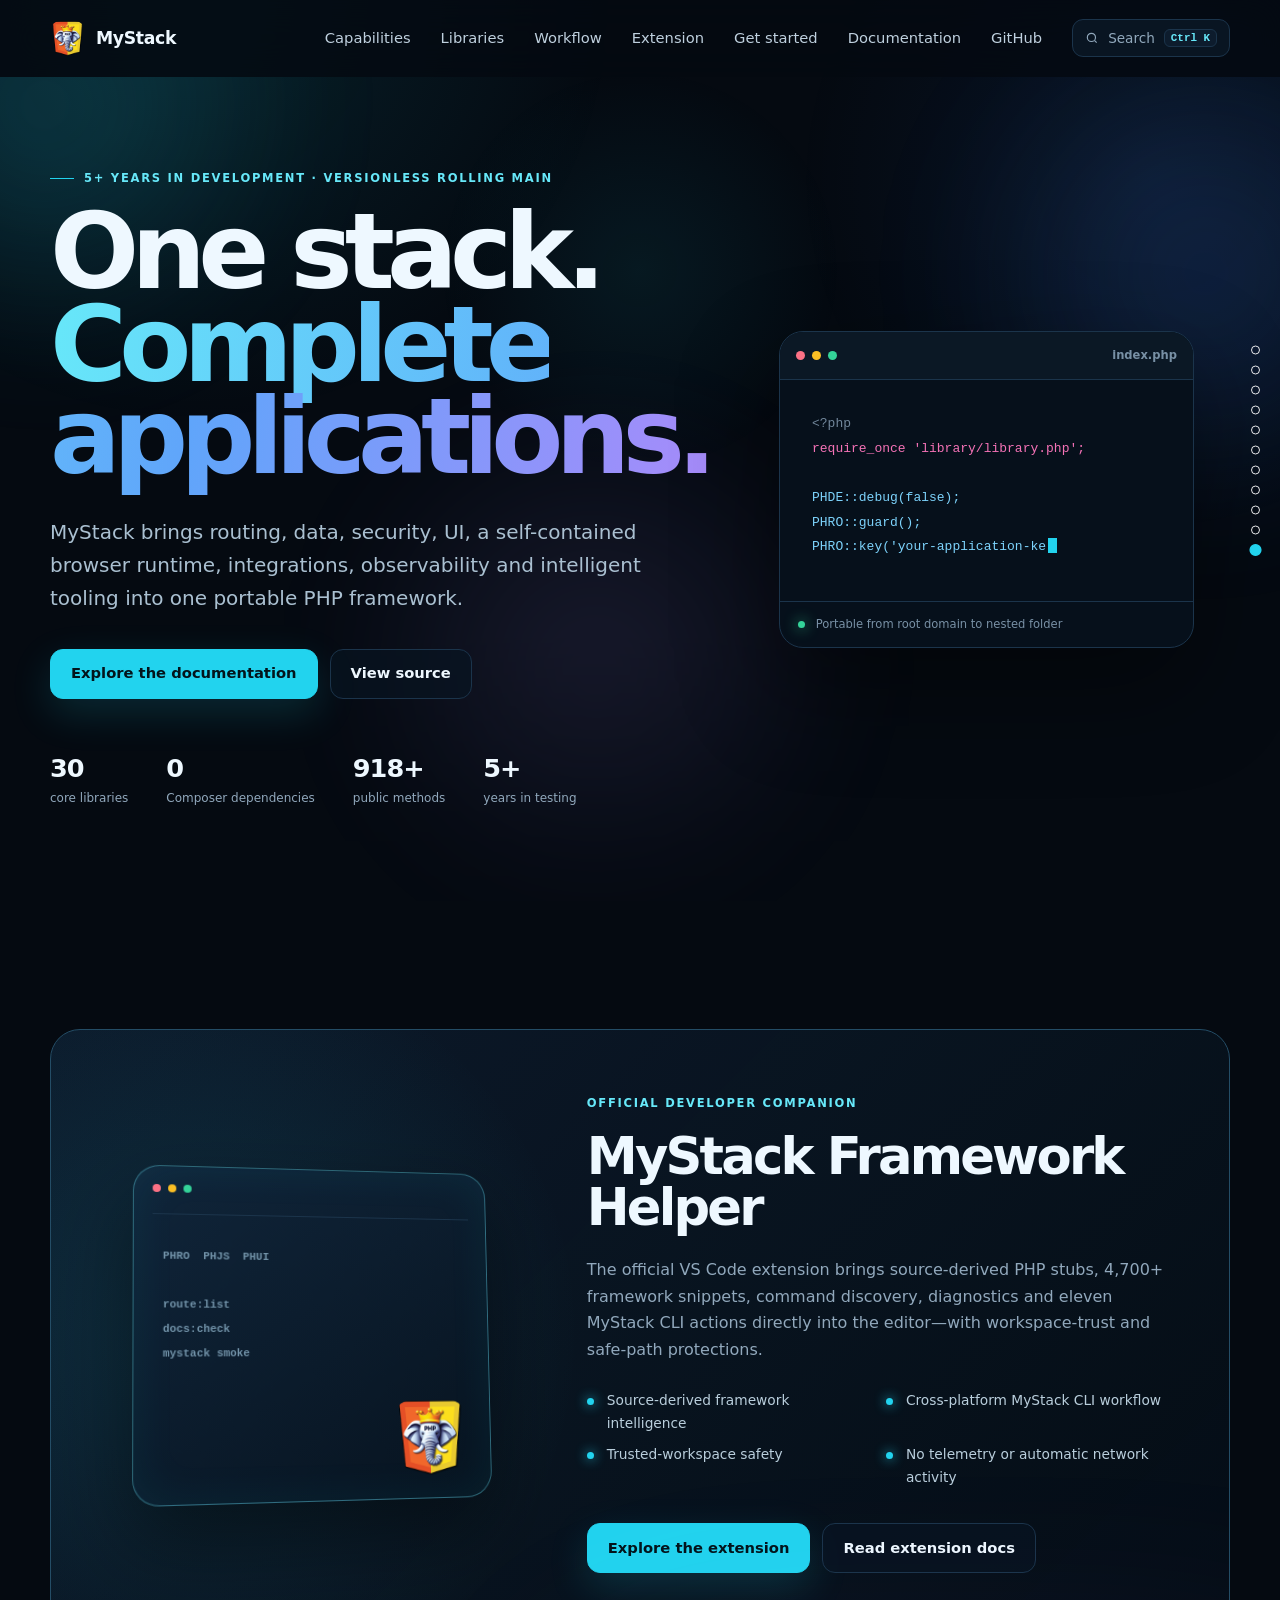
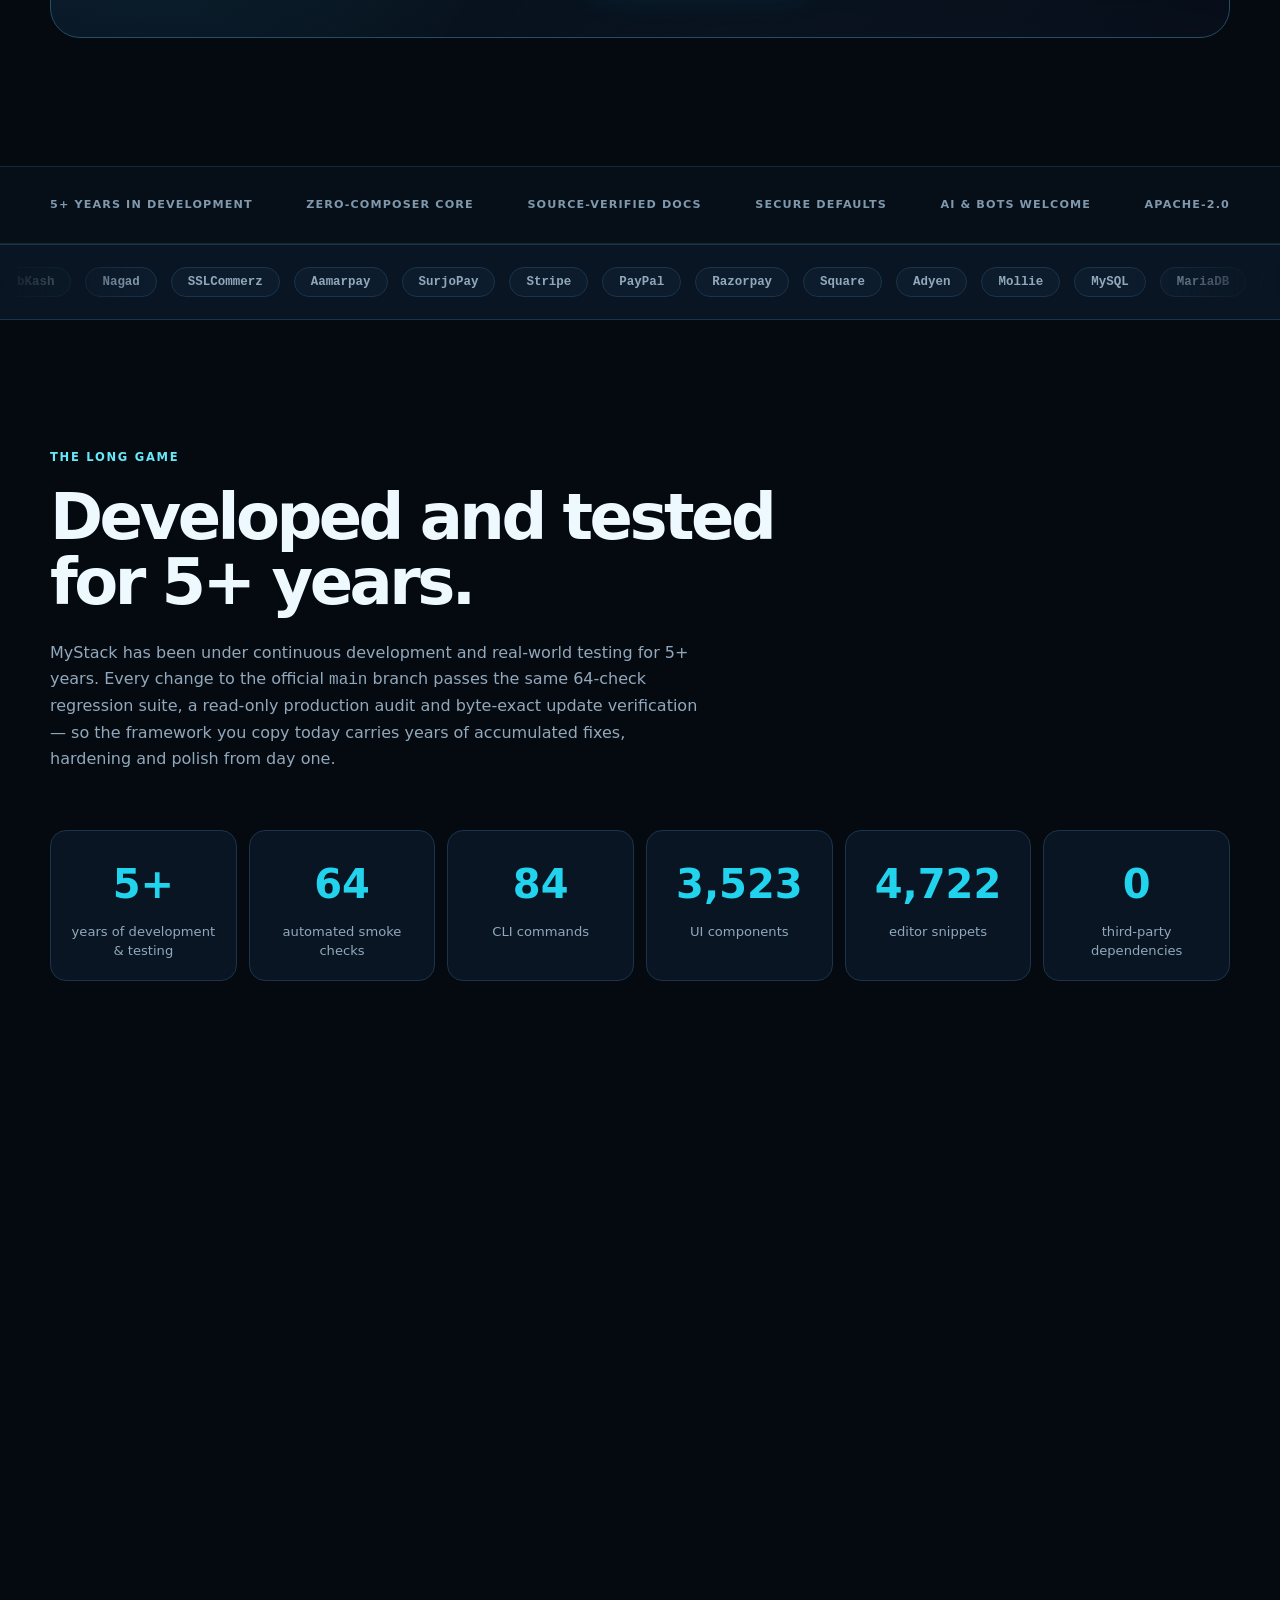
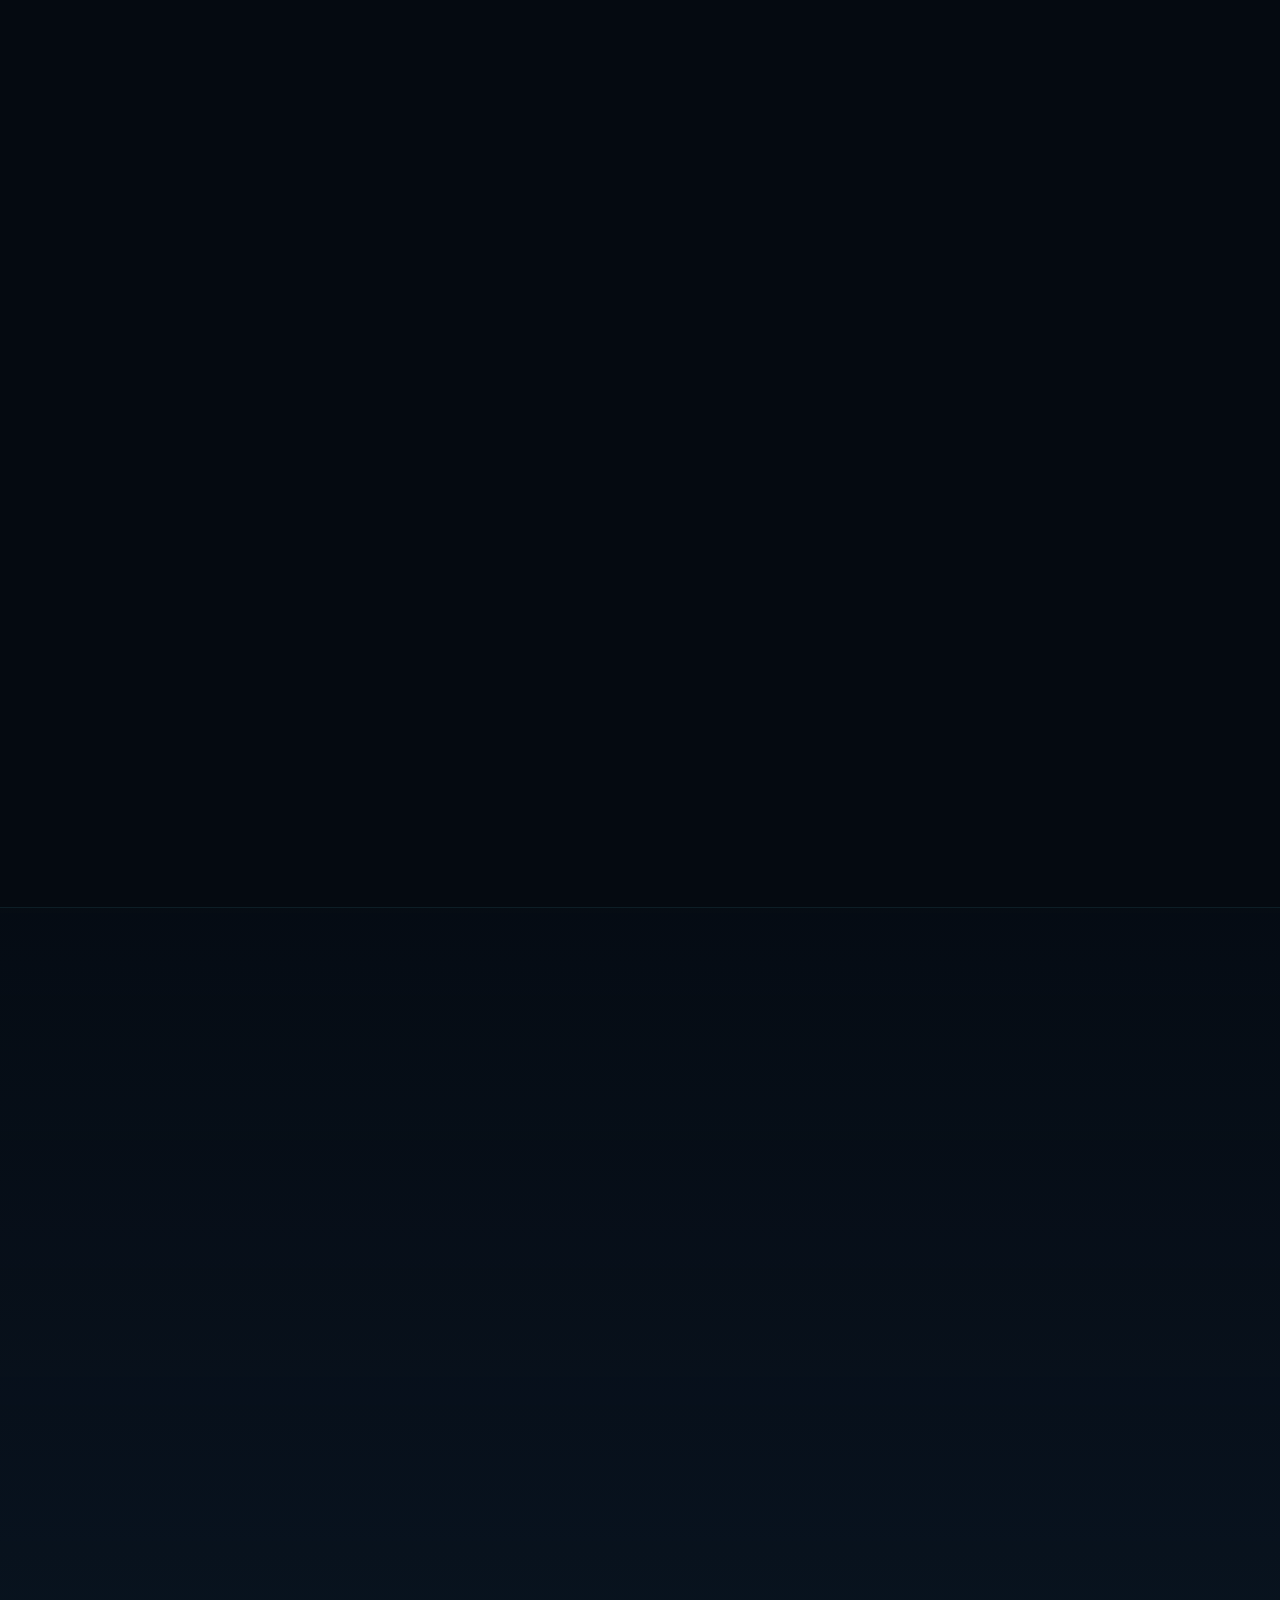
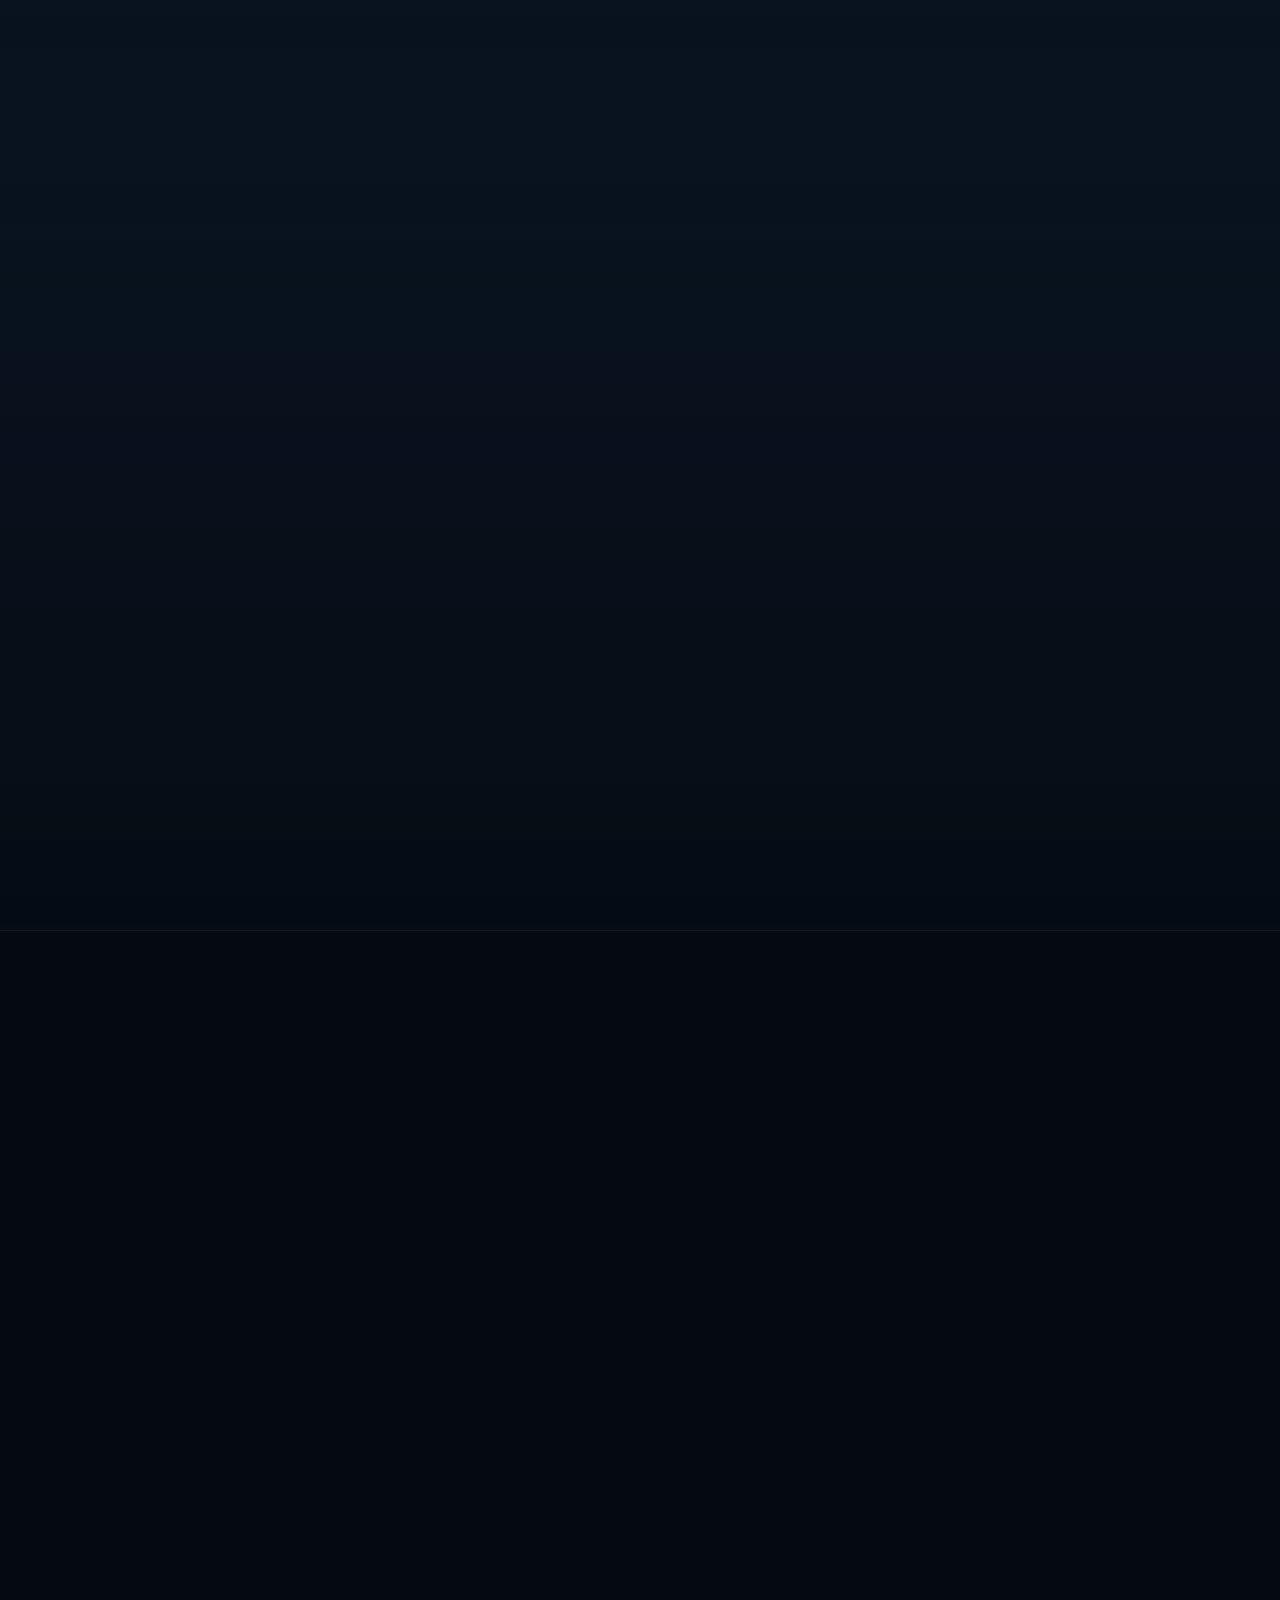
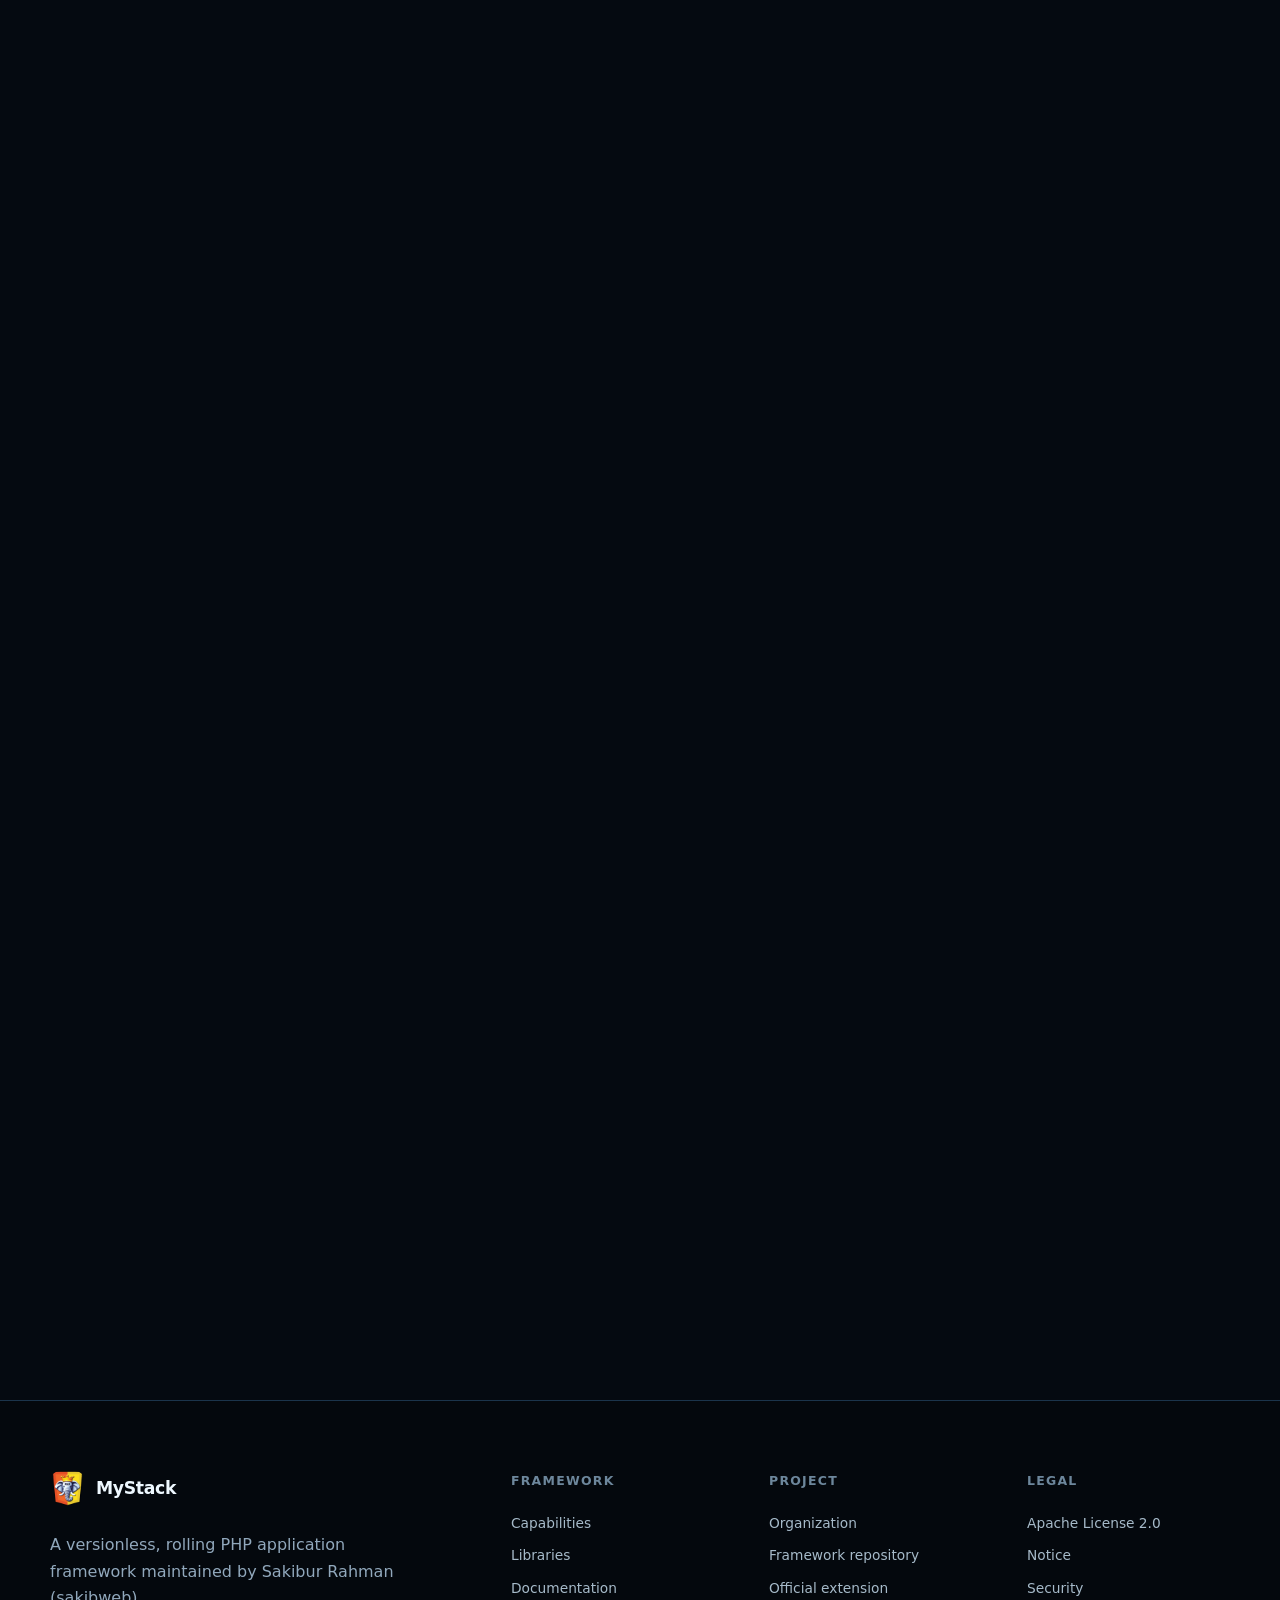
<file: index.html>
<!doctype html>
<html lang="en" data-theme="dark">
<head>
  <meta charset="utf-8">
  <meta name="viewport" content="width=device-width,initial-scale=1">
  <meta name="description" content="MyStack is a versionless, zero-Composer PHP framework with a self-contained browser runtime, enterprise security, observability and developer tooling.">
  <meta name="author" content="Sakibur Rahman (sakibweb)">
  <meta name="robots" content="index,follow,max-image-preview:large,max-snippet:-1,max-video-preview:-1">
  <meta name="referrer" content="strict-origin-when-cross-origin">
  <meta name="googlebot" content="index,follow,max-image-preview:large,max-snippet:-1">
  <meta name="application-name" content="MyStack Framework">
  <link rel="canonical" href="https://mystack-framework.github.io/">
  <link rel="alternate" hreflang="en" href="https://mystack-framework.github.io/">
  <link rel="alternate" hreflang="x-default" href="https://mystack-framework.github.io/">
  <link rel="manifest" href="site.webmanifest">
  <meta name="theme-color" content="#07111f">
  <meta property="og:title" content="MyStack Framework">
  <meta property="og:description" content="Build complete PHP applications with one cohesive, source-verified framework.">
  <meta property="og:type" content="website">
  <meta property="og:url" content="https://mystack-framework.github.io/">
  <meta property="og:site_name" content="MyStack Framework">
  <meta property="og:locale" content="en_US">
  <meta property="og:image" content="https://mystack-framework.github.io/assets/og-mystack.png">
  <meta property="og:image:width" content="1672">
  <meta property="og:image:height" content="941">
  <meta property="og:image:alt" content="MyStack — One stack. Complete applications.">
  <meta name="twitter:card" content="summary_large_image">
  <meta name="twitter:title" content="MyStack Framework">
  <meta name="twitter:description" content="One stack. Complete applications.">
  <meta name="twitter:image" content="https://mystack-framework.github.io/assets/og-mystack.png">
  <meta name="twitter:image:alt" content="MyStack — One stack. Complete applications.">
  <meta name="google-site-verification" content="p0_CEaCH58D8KfPjHeWztxNIPQx6wl1TbnFrEyxdCzU" />
  <title>MyStack Framework — One stack. Complete applications.</title>
  <link rel="icon" href="icon.png">
  <link rel="preload" href="styles.css" as="style">
  <link rel="stylesheet" href="styles.css">
  <script src="app.js" defer></script>
  <script type="application/ld+json">{"@context":"https://schema.org","@graph":[{"@type":"Organization","@id":"https://mystack-framework.github.io/#organization","name":"MyStack Framework","url":"https://mystack-framework.github.io/","founder":{"@type":"Person","name":"Sakibur Rahman","alternateName":"sakibweb","url":"https://github.com/sakibweb"},"sameAs":["https://github.com/mystack-framework","https://github.com/mystack-framework/mystack","https://github.com/mystack-framework/mystack-extension"]},{"@type":"WebSite","@id":"https://mystack-framework.github.io/#website","url":"https://mystack-framework.github.io/","name":"MyStack Framework","description":"Official documentation and framework portal for MyStack.","publisher":{"@id":"https://mystack-framework.github.io/#organization"},"inLanguage":"en"},{"@type":"SoftwareSourceCode","@id":"https://mystack-framework.github.io/#software","name":"MyStack Framework","alternateName":"MyStack","description":"A versionless, zero-Composer PHP application framework with a self-contained browser runtime, security, data, UI, integration and observability layers.","codeRepository":"https://github.com/mystack-framework/mystack","url":"https://mystack-framework.github.io/","programmingLanguage":["PHP","JavaScript","CSS","HTML"],"runtimePlatform":"PHP 8","license":"https://www.apache.org/licenses/LICENSE-2.0","isAccessibleForFree":true,"author":{"@type":"Person","name":"Sakibur Rahman","alternateName":"sakibweb"},"publisher":{"@id":"https://mystack-framework.github.io/#organization"}},{"@type":"SoftwareApplication","name":"MyStack Framework Helper","applicationCategory":"DeveloperApplication","operatingSystem":"Windows, macOS, Linux","url":"https://github.com/mystack-framework/mystack-extension","downloadUrl":"https://github.com/mystack-framework/mystack-extension","isAccessibleForFree":true,"publisher":{"@id":"https://mystack-framework.github.io/#organization"}},{"@type":"FAQPage","@id":"https://mystack-framework.github.io/#faq","inLanguage":"en","mainEntity":[{"@type":"Question","name":"What is MyStack?","acceptedAnswer":{"@type":"Answer","text":"A complete, zero-Composer PHP application framework: routing, security, database, UI, browser runtime, auth, payments, realtime, AI and observability in one folder."}},{"@type":"Question","name":"Do I need Composer or NPM?","acceptedAnswer":{"@type":"Answer","text":"No. Zero runtime dependencies — no build step, no lockfiles, no transitive surprises."}},{"@type":"Question","name":"Will MyStack run on shared hosting?","acceptedAnswer":{"@type":"Answer","text":"Yes — that is the primary design target: cPanel/LiteSpeed, subfolder installs, portable paths and an .htaccess guard."}},{"@type":"Question","name":"Is MyStack free for commercial use?","acceptedAnswer":{"@type":"Answer","text":"Yes — Apache License 2.0 for the framework, MIT for the VS Code extension. Preserve the license and NOTICE, and identify modifications."}},{"@type":"Question","name":"Who maintains MyStack?","acceptedAnswer":{"@type":"Answer","text":"Sakibur Rahman (sakibweb) — 5+ years of continuous development and testing, with full manuals in Bangla and English."}},{"@type":"Question","name":"Can AI tools use MyStack safely?","acceptedAnswer":{"@type":"Answer","text":"Yes — every public signature is machine-indexed from source, all AI crawlers are explicitly allowed, and the agent contract forbids invented APIs."}}]}]}</script>
</head>
<body>
  <a class="skip-link" href="#main">Skip to content</a>
  <div class="scroll-progress" aria-hidden="true"><span data-scroll-progress></span></div>
  <div class="pointer-glow" data-pointer-glow aria-hidden="true"></div>
  <header class="site-header" data-header>
    <nav class="nav shell" aria-label="Primary navigation">
      <a class="brand" href="#top" aria-label="MyStack home"><span class="brand-mark"><img src="icon.png" alt=""></span><span>MyStack</span></a>
      <button class="menu-button" type="button" aria-expanded="false" aria-controls="site-menu" data-menu-button>Menu</button>
      <div class="nav-links" id="site-menu" data-menu>
        <a href="#capabilities">Capabilities</a>
        <a href="#libraries">Libraries</a>
        <a href="#workflow">Workflow</a>
        <a href="#extension">Extension</a>
        <a href="#easy">Get started</a>
        <a href="docs/">Documentation</a>
        <a href="https://github.com/mystack-framework/mystack">GitHub</a>
        <button class="palette-trigger" type="button" data-palette-open aria-label="Search the site"><svg viewBox="0 0 24 24" fill="none" stroke="currentColor" stroke-width="2" width="14" height="14" aria-hidden="true"><circle cx="11" cy="11" r="7"/><path d="m20 20-3.5-3.5"/></svg>Search<kbd>Ctrl K</kbd></button>
      </div>
    </nav>
  </header>

  <main id="main">
    <section class="hero-band" id="top">
      <div class="aurora" aria-hidden="true"><i></i><i></i><i></i></div>
      <div class="hero shell">
      <div class="hero-copy reveal">
        <p class="eyebrow"><span></span> 5+ years in development · versionless rolling main</p>
        <h1 data-decode>One stack.<br><em>Complete applications.</em></h1>
        <p class="hero-lede">MyStack brings routing, data, security, UI, a self-contained browser runtime, integrations, observability and intelligent tooling into one portable PHP framework.</p>
        <div class="hero-actions">
          <a class="button primary" href="docs/">Explore the documentation</a>
          <a class="button secondary" href="https://github.com/mystack-framework/mystack">View source</a>
        </div>
        <ul class="hero-facts" aria-label="Framework highlights">
          <li><strong>30</strong><span>core libraries</span></li>
          <li><strong>0</strong><span>Composer dependencies</span></li>
          <li><strong>918+</strong><span>public methods</span></li>
          <li><strong>5+</strong><span>years in testing</span></li>
        </ul>
      </div>
      <div class="terminal reveal" data-tilt data-terminal aria-label="MyStack bootstrap example">
        <div class="terminal-bar"><span></span><span></span><span></span><b data-terminal-file>index.php</b></div>
        <pre><code data-terminal-code><span class="dim">&lt;?php</span>
<span class="pink">require_once</span> <span class="green">'library/library.php'</span>;

<span class="blue">PHDE</span>::debug(<span class="pink">false</span>);
<span class="blue">PHRO</span>::guard();
<span class="blue">PHRO</span>::key(<span class="green">'your-application-key'</span>, <span class="pink">false</span>);

<span class="blue">PHRO</span>::get(<span class="green">'/'</span>, <span class="pink">fn</span> () =&gt;
    <span class="blue">PHUI</span>::page(<span class="green">'landing'</span>)
);

<span class="blue">PHRO</span>::listen();</code></pre>
        <div class="terminal-status"><span></span> Portable from root domain to nested folder</div>
      </div>
      </div>
    </section>

    <section class="section shell" id="extension">
      <div class="extension-card reveal">
        <div class="extension-visual" aria-hidden="true"><span class="extension-window"><i></i><i></i><i></i><b><img src="icon.png" alt=""></b></span></div>
        <div class="extension-copy"><p class="eyebrow">Official developer companion</p><h2>MyStack Framework Helper</h2><p>The official VS Code extension brings source-derived PHP stubs, 4,700+ framework snippets, command discovery, diagnostics and eleven MyStack CLI actions directly into the editor—with workspace-trust and safe-path protections.</p><ul class="extension-points"><li>Source-derived framework intelligence</li><li>Cross-platform MyStack CLI workflow</li><li>Trusted-workspace safety</li><li>No telemetry or automatic network activity</li></ul><div class="hero-actions"><a class="button primary" href="https://github.com/mystack-framework/mystack-extension">Explore the extension</a><a class="button secondary" href="https://github.com/mystack-framework/mystack-extension#readme">Read extension docs</a></div></div>
      </div>
    </section>

    <section class="trust-strip" aria-label="Core principles">
      <div class="shell"><span>5+ years in development</span><span>Zero-Composer core</span><span>Source-verified docs</span><span>Secure defaults</span><span>AI &amp; bots welcome</span><span>Apache-2.0</span></div>
    </section>

    <section class="marquee-wrap" aria-label="Supported integrations and technologies">
      <div class="marquee"><div class="marquee-track" data-marquee>
        <span>bKash</span><span>Nagad</span><span>SSLCommerz</span><span>Aamarpay</span><span>SurjoPay</span><span>Stripe</span><span>PayPal</span><span>Razorpay</span><span>Square</span><span>Adyen</span><span>Mollie</span><span>MySQL</span><span>MariaDB</span><span>SQLite</span><span>PostgreSQL</span><span>OpenAI</span><span>Gemini</span><span>Anthropic</span><span>MCP</span><span>ntfy</span><span>Web Push</span><span>WebSocket</span><span>SSE</span><span>SMTP</span><span>IMAP</span><span>OAuth 2.0</span><span>OIDC</span><span>TOTP</span><span>JWT</span><span>AES-GCM</span>
      </div></div>
    </section>

    <section class="section shell" id="story">
      <div class="section-heading reveal"><p class="eyebrow">The long game</p><h2>Developed and tested<br>for 5+ years.</h2><p>MyStack has been under continuous development and real-world testing for 5+ years. Every change to the official <code>main</code> branch passes the same 64-check regression suite, a read-only production audit and byte-exact update verification — so the framework you copy today carries years of accumulated fixes, hardening and polish from day one.</p></div>
      <div class="stats-band reveal" aria-label="Verified framework metrics">
        <div><strong>5+</strong><span>years of development &amp; testing</span></div>
        <div><strong>64</strong><span>automated smoke checks</span></div>
        <div><strong>84</strong><span>CLI commands</span></div>
        <div><strong>3,523</strong><span>UI components</span></div>
        <div><strong>4,722</strong><span>editor snippets</span></div>
        <div><strong>0</strong><span>third-party dependencies</span></div>
      </div>
    </section>

    <section class="section shell" id="proof">
      <div class="section-heading reveal"><p class="eyebrow">Proof, not promises</p><h2>The suite that ships<br>with the framework.</h2><p>Every line below is a real check from <code>php mystack smoke</code> — the same 64 checks that gate every official update before it reaches <code>main</code>.</p></div>
      <div class="smoke-terminal reveal">
        <div class="smoke-bar"><i></i><i></i><i></i><b>php mystack smoke</b><button type="button" data-smoke-rerun>Run again</button></div>
        <div class="smoke-lines" data-smoke-lines aria-live="polite"></div>
      </div>
    </section>

    <section class="architecture shell reveal" aria-labelledby="architecture-title">
      <div class="architecture-copy"><p class="eyebrow">One connected runtime</p><h2 id="architecture-title">Every layer speaks<br>the same language.</h2><p>Portable paths, shared security boundaries and a consistent API style connect the server, browser, data and operational layers.</p><a class="text-link" href="docs/">Explore the architecture <span>→</span></a></div>
      <div class="stack-orbit" aria-label="MyStack request flow diagram">
        <svg class="flow" viewBox="0 0 560 300" role="img" aria-label="A request travels from the browser through PHRO, guard, controller, PHDB, PHML and the PHJS runtime to the DOM">
          <path class="flow-line" d="M70,60 H490 V220 H70"/>
          <circle class="flow-dot" r="6"><animateMotion dur="7s" repeatCount="indefinite" path="M70,60 H490 V220 H70"/></circle>
          <circle class="flow-dot flow-dot-2" r="4"><animateMotion dur="7s" begin="3.5s" repeatCount="indefinite" path="M70,60 H490 V220 H70"/></circle>
          <g class="flow-node"><title>Visitor's browser</title><rect x="12" y="38" width="116" height="44" rx="12"/><text x="70" y="65">Browser</text></g>
          <g class="flow-node"><title>Routing, middleware, dispatch</title><rect x="152" y="38" width="116" height="44" rx="12"/><text x="210" y="65">PHRO</text></g>
          <g class="flow-node"><title>CSRF + ten request shields</title><rect x="292" y="38" width="116" height="44" rx="12"/><text x="350" y="65">Guard</text></g>
          <g class="flow-node"><title>Your flat app/ classes</title><rect x="432" y="38" width="116" height="44" rx="12"/><text x="490" y="65">Controller</text></g>
          <g class="flow-node"><title>Prepared queries, transactions, streaming</title><rect x="432" y="198" width="116" height="44" rx="12"/><text x="490" y="225">PHDB</text></g>
          <g class="flow-node"><title>Composition, PHCS CSS, auto assets</title><rect x="292" y="198" width="116" height="44" rx="12"/><text x="350" y="225">PHML</text></g>
          <g class="flow-node"><title>Self-contained PHJS runtime</title><rect x="152" y="198" width="116" height="44" rx="12"/><text x="210" y="225">/app.js</text></g>
          <g class="flow-node"><title>Interactive page — no build step</title><rect x="12" y="198" width="116" height="44" rx="12"/><text x="70" y="225">DOM</text></g>
        </svg>
      </div>
    </section>

    <section class="section shell" id="capabilities">
      <div class="section-heading reveal"><p class="eyebrow">Complete by design</p><h2>From request to interface,<br>without stitching frameworks together.</h2><p>Every layer follows the same portable path model, security rules and compact PHP-first workflow.</p></div>
      <div class="feature-grid">
        <article class="feature-card reveal" data-tilt><span class="feature-index">01</span><h3>Application core</h3><p>Fluent routing, middleware, CSRF, WAF, proxy-aware client identity, APIs, sessions, cookies and portable imports.</p><div class="tags"><span>PHRO</span><span>PHAP</span><span>PHSE</span><span>PHCO</span></div></article>
        <article class="feature-card reveal" data-tilt><span class="feature-index">02</span><h3>Data &amp; state</h3><p>Prepared database access, streaming result sets, schema synchronization, transactions and atomic local state.</p><div class="tags"><span>PHDB</span><span>PHLS</span><span>PHVD</span></div></article>
        <article class="feature-card reveal" data-tilt><span class="feature-index">03</span><h3>Native interface stack</h3><p>Reusable UI, utility CSS, PHP-to-JavaScript building and declarative HTML behavior—without mandatory React, Vue, Alpine or HTMX.</p><div class="tags"><span>PHUI</span><span>PHCS</span><span>PHJS</span><span>PHJC</span></div></article>
        <article class="feature-card reveal" data-tilt><span class="feature-index">04</span><h3>Identity &amp; trust</h3><p>OAuth/OIDC, account identity, authenticated encryption, HMAC JWT, TOTP, recovery codes and validation.</p><div class="tags"><span>PHAU</span><span>PHED</span><span>PHJT</span><span>PHTP</span></div></article>
        <article class="feature-card reveal" data-tilt><span class="feature-index">05</span><h3>Connected applications</h3><p>Mail, payments, couriers, HTTP, realtime events, notifications, AI bridges, media processing and translation.</p><div class="tags"><span>PHPA</span><span>PHFY</span><span>PHEV</span><span>PHAI</span></div></article>
        <article class="feature-card reveal" data-tilt><span class="feature-index">06</span><h3>Operational confidence</h3><p>Health and readiness checks, structured logs, trace IDs, metrics, alerts, audits, recovery-aware storage and smoke tests.</p><div class="tags"><span>PHMO</span><span>PHDE</span><span>mystack CLI</span></div></article>
      </div>
    </section>

    <section class="section shell" id="easy">
      <div class="workflow-grid">
        <div class="section-heading sticky reveal"><p class="eyebrow">Deliberately simple</p><h2>Copy it.<br>Configure it.<br>Ship it.</h2><p>No package manager, no build pipeline, no config sprawl. The whole framework is one folder you already know how to deploy — and one command proves it is healthy.</p></div>
        <ol class="steps">
          <li class="reveal"><span>01</span><div><h3>Copy</h3><p>Drop the project folder on any Apache/LiteSpeed host — domain root, subdomain or nested subfolder.</p><code>library/ + index.php</code></div></li>
          <li class="reveal"><span>02</span><div><h3>Configure</h3><p>One bootstrap file: debug, guard, keys, database. Plain PHP — no YAML archaeology.</p><code>PHRO::guard(); PHRO::key('…');</code></div></li>
          <li class="reveal"><span>03</span><div><h3>Build</h3><p>Routes, views, components and APIs in the same voice. First page in nine lines.</p><code>PHRO::get('/', fn() =&gt; PHUI::page('landing'));</code></div></li>
          <li class="reveal"><span>04</span><div><h3>Verify</h3><p>One command runs the full regression suite before you ship.</p><code>php mystack smoke</code></div></li>
        </ol>
      </div>
    </section>

    <section class="section shell" id="demo">
      <div class="section-heading reveal"><p class="eyebrow">Try it right here</p><h2>Declarative UI,<br>no framework.</h2><p>This is exactly how PHJS behaves on a MyStack page — the buttons below run the same pattern, in a dozen lines of vanilla JS.</p></div>
      <div class="demo-grid reveal">
        <div class="demo-code"><pre><code>&lt;button x-on:click="toast 'Saved'"&gt;Save&lt;/button&gt;
&lt;button x-on:click="toggle #panel"&gt;Panel&lt;/button&gt;
&lt;button x-on:click="set counter + 1"&gt;Count&lt;/button&gt;</code></pre></div>
        <div class="demo-play">
          <div class="hero-actions" style="justify-content:flex-start">
            <button class="button primary" type="button" data-demo-toast>Show toast</button>
            <button class="button secondary" type="button" data-demo-toggle>Toggle panel</button>
            <button class="button secondary" type="button" data-demo-count>Count: <b data-demo-num>0</b></button>
          </div>
          <div class="demo-panel" data-demo-panel hidden><p>The panel toggled without a framework, a build step or a single line of page JS. That is PHJS.</p></div>
        </div>
      </div>
    </section>

    <section class="section shell" id="compare">
      <div class="section-heading reveal"><p class="eyebrow">Straight comparison</p><h2>The usual stack,<br>minus the stack.</h2><p>No vendor folder, no lockfile, no build pipeline, no integration glue — the same capabilities, one coherent codebase.</p></div>
      <div class="compare-wrap reveal">
        <table class="compare">
          <thead><tr><th scope="col"></th><th scope="col">Typical modern stack</th><th scope="col">MyStack</th></tr></thead>
          <tbody>
            <tr><th scope="row">Dependencies</th><td>40+ Composer packages and their transitive tree</td><td>Zero runtime dependencies</td></tr>
            <tr><th scope="row">Install</th><td><code>composer install</code>, network, lockfile drift</td><td>Copy the folder. Done.</td></tr>
            <tr><th scope="row">Frontend build</th><td>Node + bundler for CSS and JS</td><td>None — PHCS and PHJS compile in PHP</td></tr>
            <tr><th scope="row">SPA runtime</th><td>React, Vue or Alpine plus state glue</td><td>Self-contained PHJS, no external framework</td></tr>
            <tr><th scope="row">UI kit</th><td>Separate component library + theme wiring</td><td>3,523-entry PHUI with theme tokens built in</td></tr>
            <tr><th scope="row">Queue &amp; scheduler</th><td>Redis + supervisor + worker package</td><td>Built-in SQLite queue, retry/backoff, scheduler</td></tr>
            <tr><th scope="row">BD payments &amp; couriers</th><td>Hand-rolled per-gateway SDKs</td><td>Capability-checked facades, 10 BD gateways + 10 couriers</td></tr>
            <tr><th scope="row">Web Push</th><td>Firebase SDK or ntfy wrapper</td><td>Built-in ntfy + self-contained VAPID</td></tr>
            <tr><th scope="row">Monitoring</th><td>Logging package + metrics exporter</td><td>PHMO: trace IDs, JSON logs, /health, /ready, metrics</td></tr>
            <tr><th scope="row">Documentation</th><td>Hand-written, quietly drifts</td><td>Generated from source, hash-verified, AI-readable</td></tr>
          </tbody>
        </table>
      </div>
    </section>

    <section class="section library-section" id="libraries">
      <div class="shell">
        <div class="section-heading reveal"><p class="eyebrow">The library system</p><h2>Thirty focused modules.<br>One consistent mental model.</h2></div>
        <div class="library-toolbar"><label for="library-search">Find a library or capability</label><input id="library-search" type="search" placeholder="Try routing, OAuth, payments, PHJS…" autocomplete="off"></div>
        <div class="library-grid" data-library-grid></div>
        <p class="no-results" data-no-results hidden>No matching library found.</p>
        <div class="center"><a class="button secondary" href="docs/">Search all public APIs</a></div>
      </div>
    </section>

    <section class="section shell" id="catalog">
      <div class="section-heading reveal"><p class="eyebrow">Ask the catalog</p><h2>Real signatures,<br>zero guessing.</h2><p>Type a class, method or capability — the answer comes straight from <code>docs/api.json</code>, machine-indexed from the current executable source. The same catalog AI assistants use to verify instead of invent.</p></div>
      <div class="catalog-box reveal">
        <label class="catalog-search" for="catalog-input">
          <svg viewBox="0 0 24 24" fill="none" stroke="currentColor" stroke-width="2" aria-hidden="true"><circle cx="11" cy="11" r="7"/><path d="m20 20-3.5-3.5"/></svg>
          <input id="catalog-input" type="search" placeholder="Try PHRO::get, PHDB::insert, totp, oauth…" autocomplete="off" data-catalog-input>
        </label>
        <div class="catalog-chips" data-catalog-chips></div>
        <div class="catalog-results" data-catalog-results aria-live="polite"></div>
        <p class="catalog-note" data-catalog-note hidden>Live search needs the site to be served over HTTP — open it from mystack-framework.github.io.</p>
      </div>
    </section>

    <section class="section shell" id="workflow">
      <div class="workflow-grid">
        <div class="section-heading sticky reveal"><p class="eyebrow">Framework workflow</p><h2>Short commands.<br>Serious safeguards.</h2><p>The same console handles discovery, diagnostics, source-derived documentation, audits, smoke testing and safe updates from the official rolling main branch.</p></div>
        <ol class="steps">
          <li class="reveal"><span>01</span><div><h3>Build</h3><p>Use compact framework APIs and reusable UI directly in any domain root, subdomain or nested folder.</p><code>php mystack make:controller Account</code></div></li>
          <li class="reveal"><span>02</span><div><h3>Inspect</h3><p>Review routes, environment compatibility, migration state, queues and schedules without executing application work.</p><code>php mystack doctor</code></div></li>
          <li class="reveal"><span>03</span><div><h3>Verify</h3><p>Run the canonical regression suite, security audit and source-to-documentation consistency checks.</p><code>php mystack smoke</code></div></li>
          <li class="reveal"><span>04</span><div><h3>Stay current</h3><p>Compare exact bytes with the official main branch, stage changes, validate and roll back automatically on failure.</p><code>php mystack update --check</code></div></li>
        </ol>
      </div>
    </section>

    <section class="section shell">
      <div class="callout reveal">
        <div><p class="eyebrow">Built for humans and AI</p><h2>Documentation that follows the source.</h2><p>Every public signature is derived from the current framework files. The portal, API catalog, per-library references and LLM discovery files stay synchronized.</p></div>
        <div class="callout-links"><a href="docs/">Documentation portal <span>→</span></a><a href="docs/api.json">API catalog (JSON) <span>→</span></a><a href="llms.txt">AI overview <span>→</span></a><a href="llms-full.txt">Complete AI reference <span>→</span></a><a href="https://github.com/mystack-framework/mystack/blob/main/MANUAL_EN.md">English manual <span>→</span></a><a href="https://github.com/mystack-framework/mystack/blob/main/MANUAL_BN.md">বাংলা ম্যানুয়াল <span>→</span></a></div>
      </div>
    </section>

    <section class="section shell">
      <div class="callout reveal">
        <div><p class="eyebrow">Open to machines</p><h2>Every search engine, every AI, every bot — welcome.</h2><p>MyStack is built to be read by machines. <code>robots.txt</code> allows all crawlers and explicitly welcomes AI assistants, <code>llms.txt</code> and <code>llms-full.txt</code> carry the complete source-verified context, and <code>docs/api.json</code> indexes all 918 public methods with real signatures. Cite the API — never guess it.</p></div>
        <div class="callout-links"><a href="robots.txt">Robots policy <span>→</span></a><a href="llms.txt">llms.txt <span>→</span></a><a href="llms-full.txt">llms-full.txt <span>→</span></a><a href="docs/api.json">api.json <span>→</span></a></div>
      </div>
    </section>

    <section class="section shell" id="faq">
      <div class="section-heading reveal"><p class="eyebrow">Quick answers</p><h2>Frequently asked questions.</h2></div>
      <div class="feature-grid">
        <article class="feature-card reveal"><span class="feature-index">?</span><h3>What is MyStack?</h3><p>A complete, zero-Composer PHP application framework: routing, security, database, UI, browser runtime, auth, payments, realtime, AI and observability in one folder.</p></article>
        <article class="feature-card reveal"><span class="feature-index">?</span><h3>Do I need Composer or NPM?</h3><p>No. Zero runtime dependencies — no build step, no lockfiles, no transitive surprises. Ever.</p></article>
        <article class="feature-card reveal"><span class="feature-index">?</span><h3>Will it run on shared hosting?</h3><p>Yes — that is the primary design target: cPanel/LiteSpeed, subfolder installs, portable paths and an <code>.htaccess</code> guard.</p></article>
        <article class="feature-card reveal"><span class="feature-index">?</span><h3>Is it free for commercial use?</h3><p>Yes — Apache License 2.0 for the framework, MIT for the VS Code extension. Preserve the license and NOTICE, identify modifications.</p></article>
        <article class="feature-card reveal"><span class="feature-index">?</span><h3>Who maintains it?</h3><p>Sakibur Rahman (<code>sakibweb</code>) — 5+ years of continuous development and testing, with full manuals in Bangla and English.</p></article>
        <article class="feature-card reveal"><span class="feature-index">?</span><h3>Can AI tools use it safely?</h3><p>Yes — every public signature is machine-indexed from source, all AI crawlers are explicitly allowed, and the agent contract forbids invented APIs.</p></article>
      </div>
    </section>

    <section class="cta shell reveal">
      <p class="eyebrow">Start from the source</p><h2>Build the whole application<br>with one coherent stack.</h2>
      <div class="hero-actions"><a class="button primary" href="https://github.com/mystack-framework/mystack">Open the framework</a><a class="button secondary" href="https://github.com/mystack-framework/mystack-extension">Get the extension</a><a class="button secondary" href="docs/">Read the docs</a></div>
    </section>
  </main>

  <footer>
    <div class="shell footer-grid"><div><a class="brand" href="#top"><span class="brand-mark"><img src="icon.png" alt=""></span><span>MyStack</span></a><p>A versionless, rolling PHP application framework maintained by Sakibur Rahman (sakibweb).</p></div><div><h2>Framework</h2><a href="#capabilities">Capabilities</a><a href="#libraries">Libraries</a><a href="docs/">Documentation</a><a href="https://github.com/mystack-framework/mystack/blob/main/MANUAL_EN.md">English manual</a><a href="https://github.com/mystack-framework/mystack/blob/main/MANUAL_BN.md">বাংলা ম্যানুয়াল</a></div><div><h2>Project</h2><a href="https://github.com/mystack-framework">Organization</a><a href="https://github.com/mystack-framework/mystack">Framework repository</a><a href="https://github.com/mystack-framework/mystack-extension">Official extension</a><a href="https://github.com/mystack-framework/mystack/blob/main/CONTRIBUTING.md">Contributing</a></div><div><h2>Legal</h2><a href="https://github.com/mystack-framework/mystack/blob/main/LICENSE">Apache License 2.0</a><a href="https://github.com/mystack-framework/mystack/blob/main/NOTICE">Notice</a><a href="https://github.com/mystack-framework/mystack/security">Security</a></div></div>
    <div class="shell footer-bottom"><span>© <span data-year></span> Sakibur Rahman. MyStack Framework.</span><span>No fixed framework version · rolling official main</span></div>
  </footer>
  <nav class="spy" aria-label="Section navigation" data-spy></nav>
  <div class="palette-overlay" data-palette hidden>
    <div class="palette" role="dialog" aria-modal="true" aria-label="Search MyStack">
      <div class="palette-input">
        <svg viewBox="0 0 24 24" fill="none" stroke="currentColor" stroke-width="2" aria-hidden="true"><circle cx="11" cy="11" r="7"/><path d="m20 20-3.5-3.5"/></svg>
        <input type="search" placeholder="Search sections, libraries, commands…" data-palette-input autocomplete="off" spellcheck="false">
        <kbd>Esc</kbd>
      </div>
      <div class="palette-list" role="listbox" data-palette-list></div>
    </div>
  </div>
  <button class="back-top" type="button" data-back-top aria-label="Back to top">↑</button>
</body>
</html>
</file>
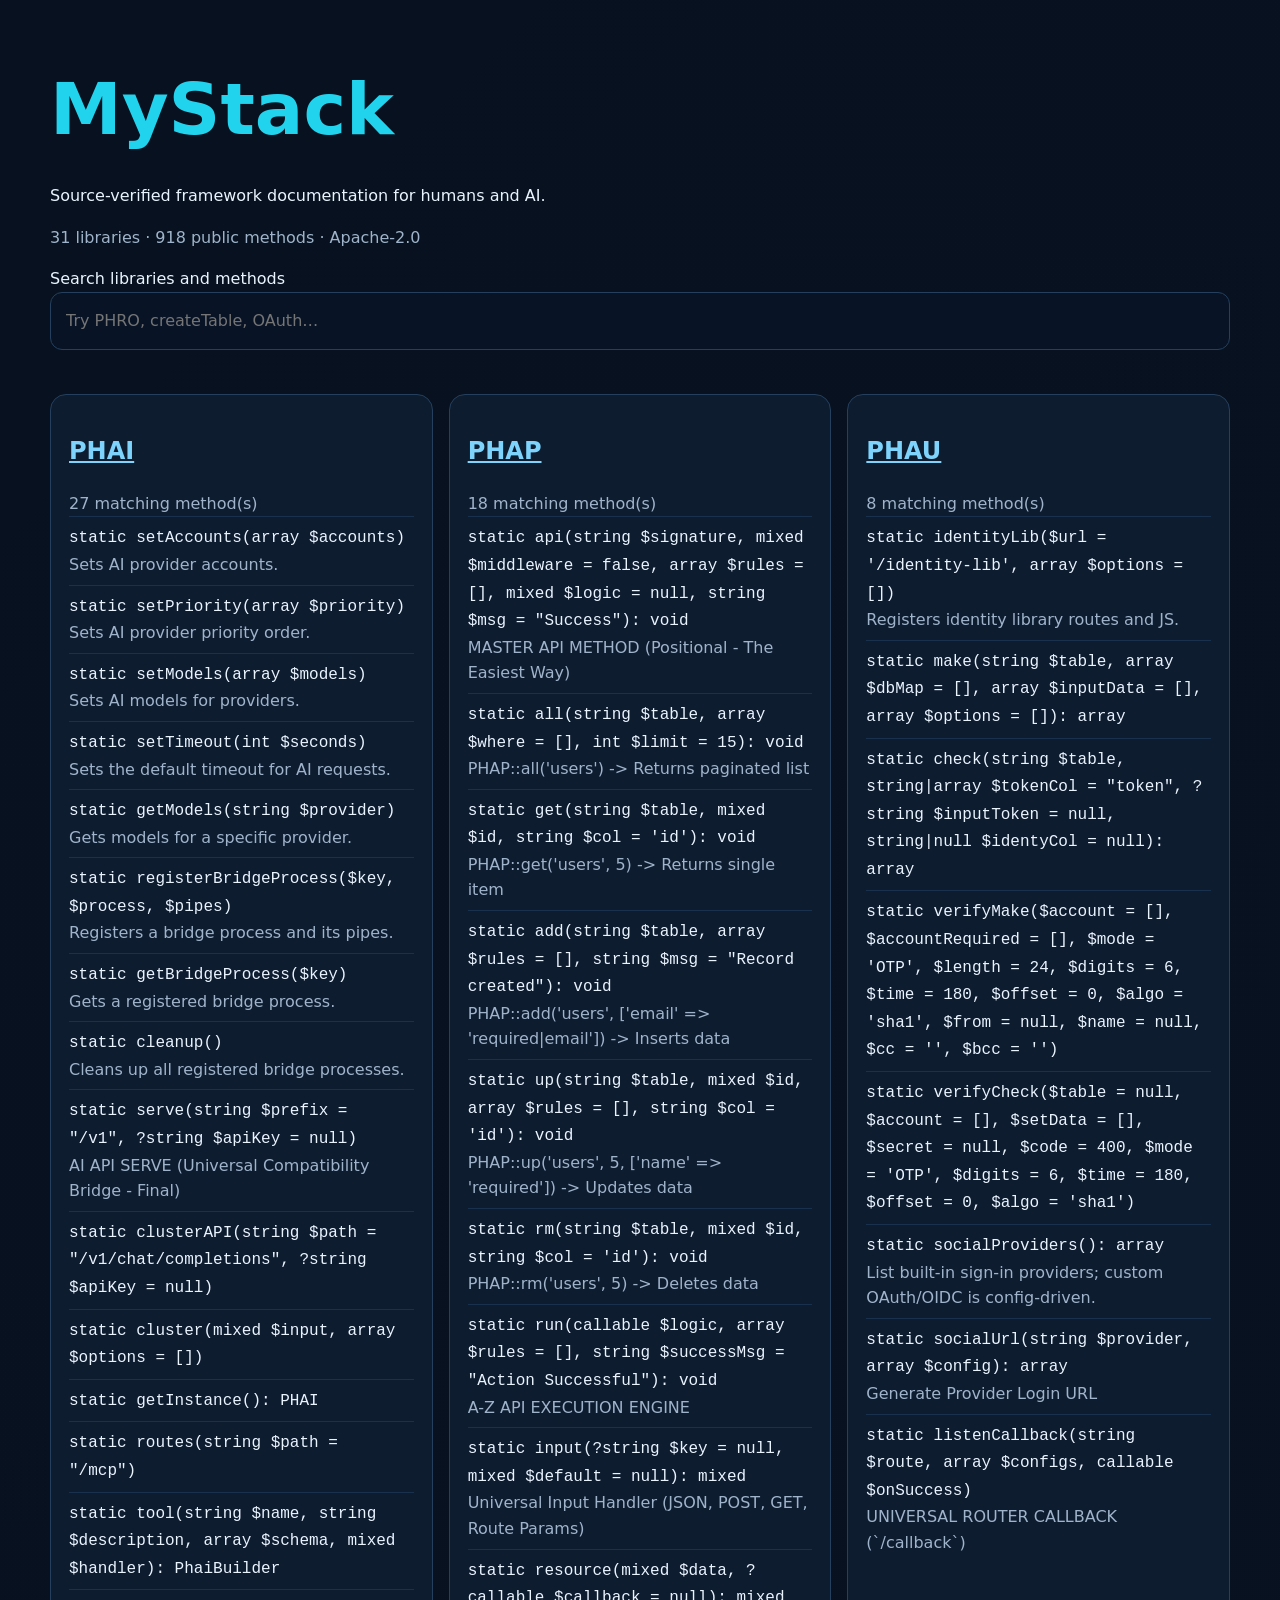
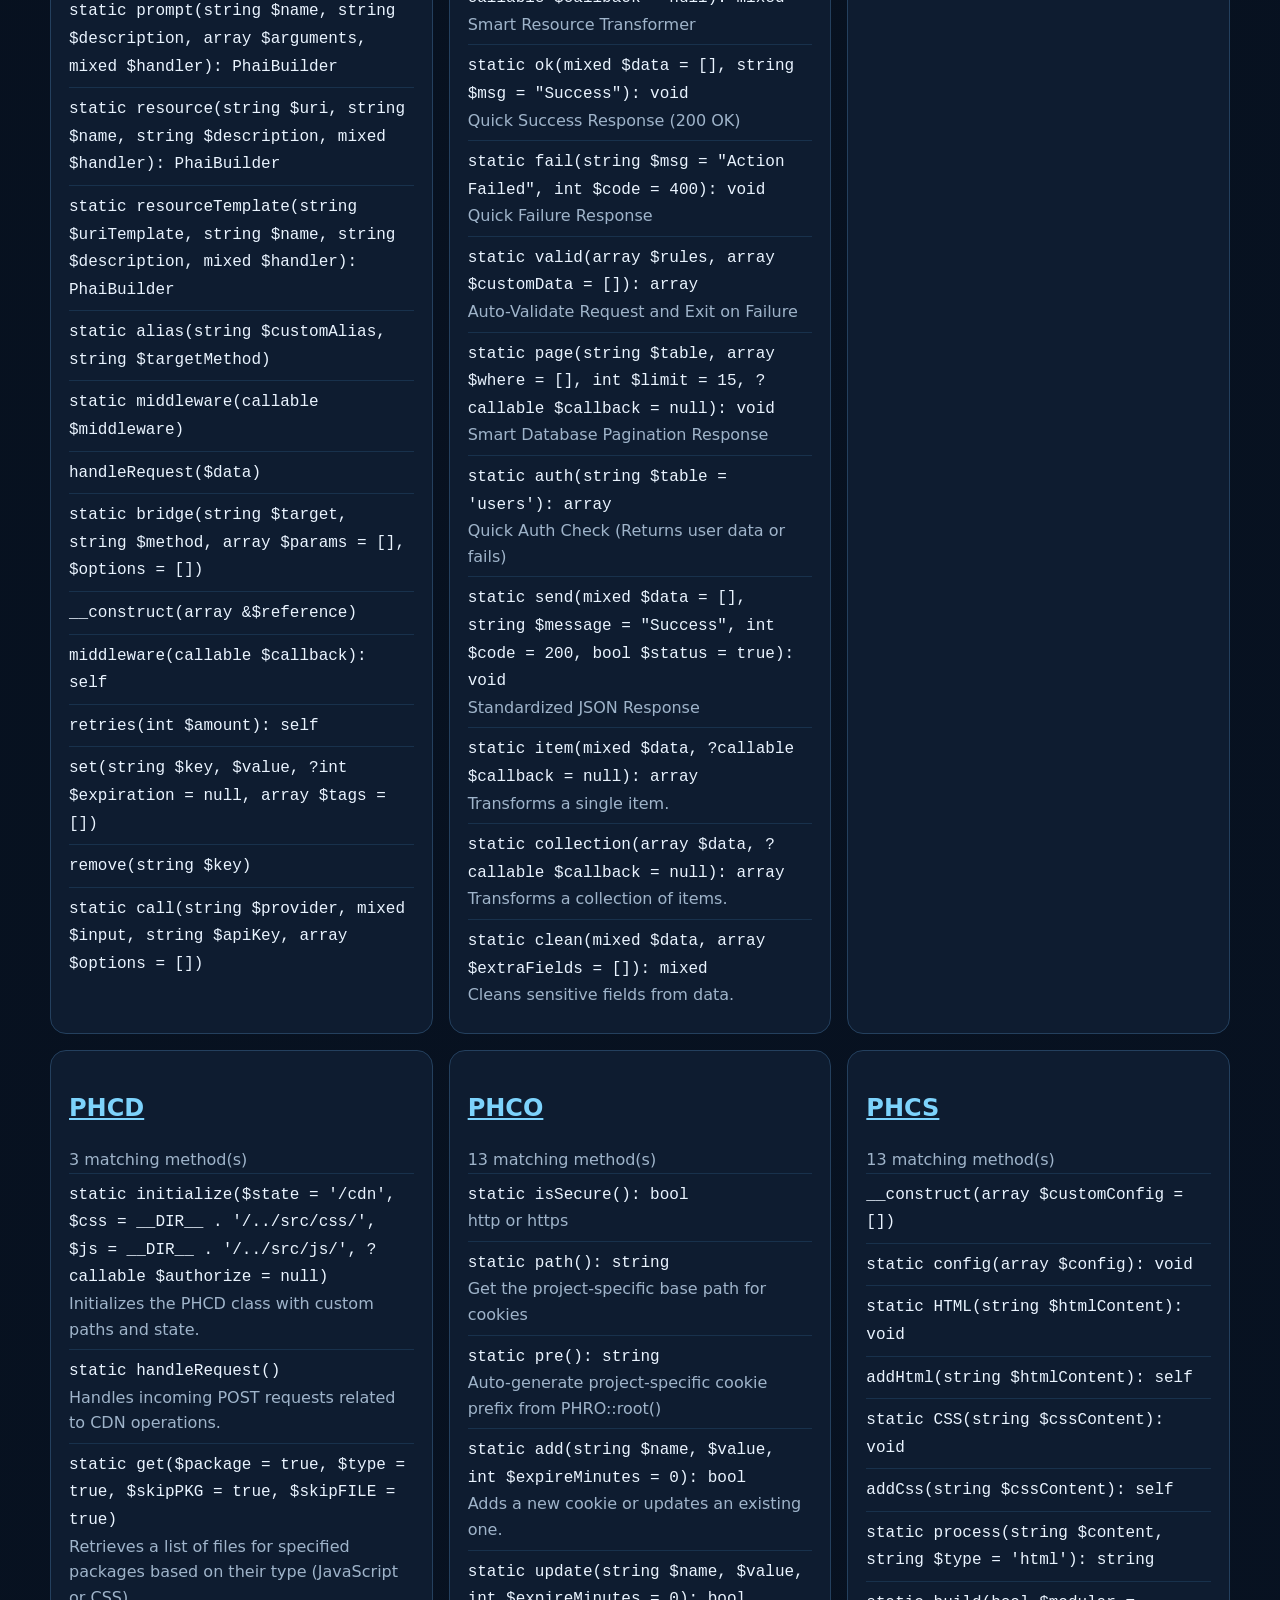
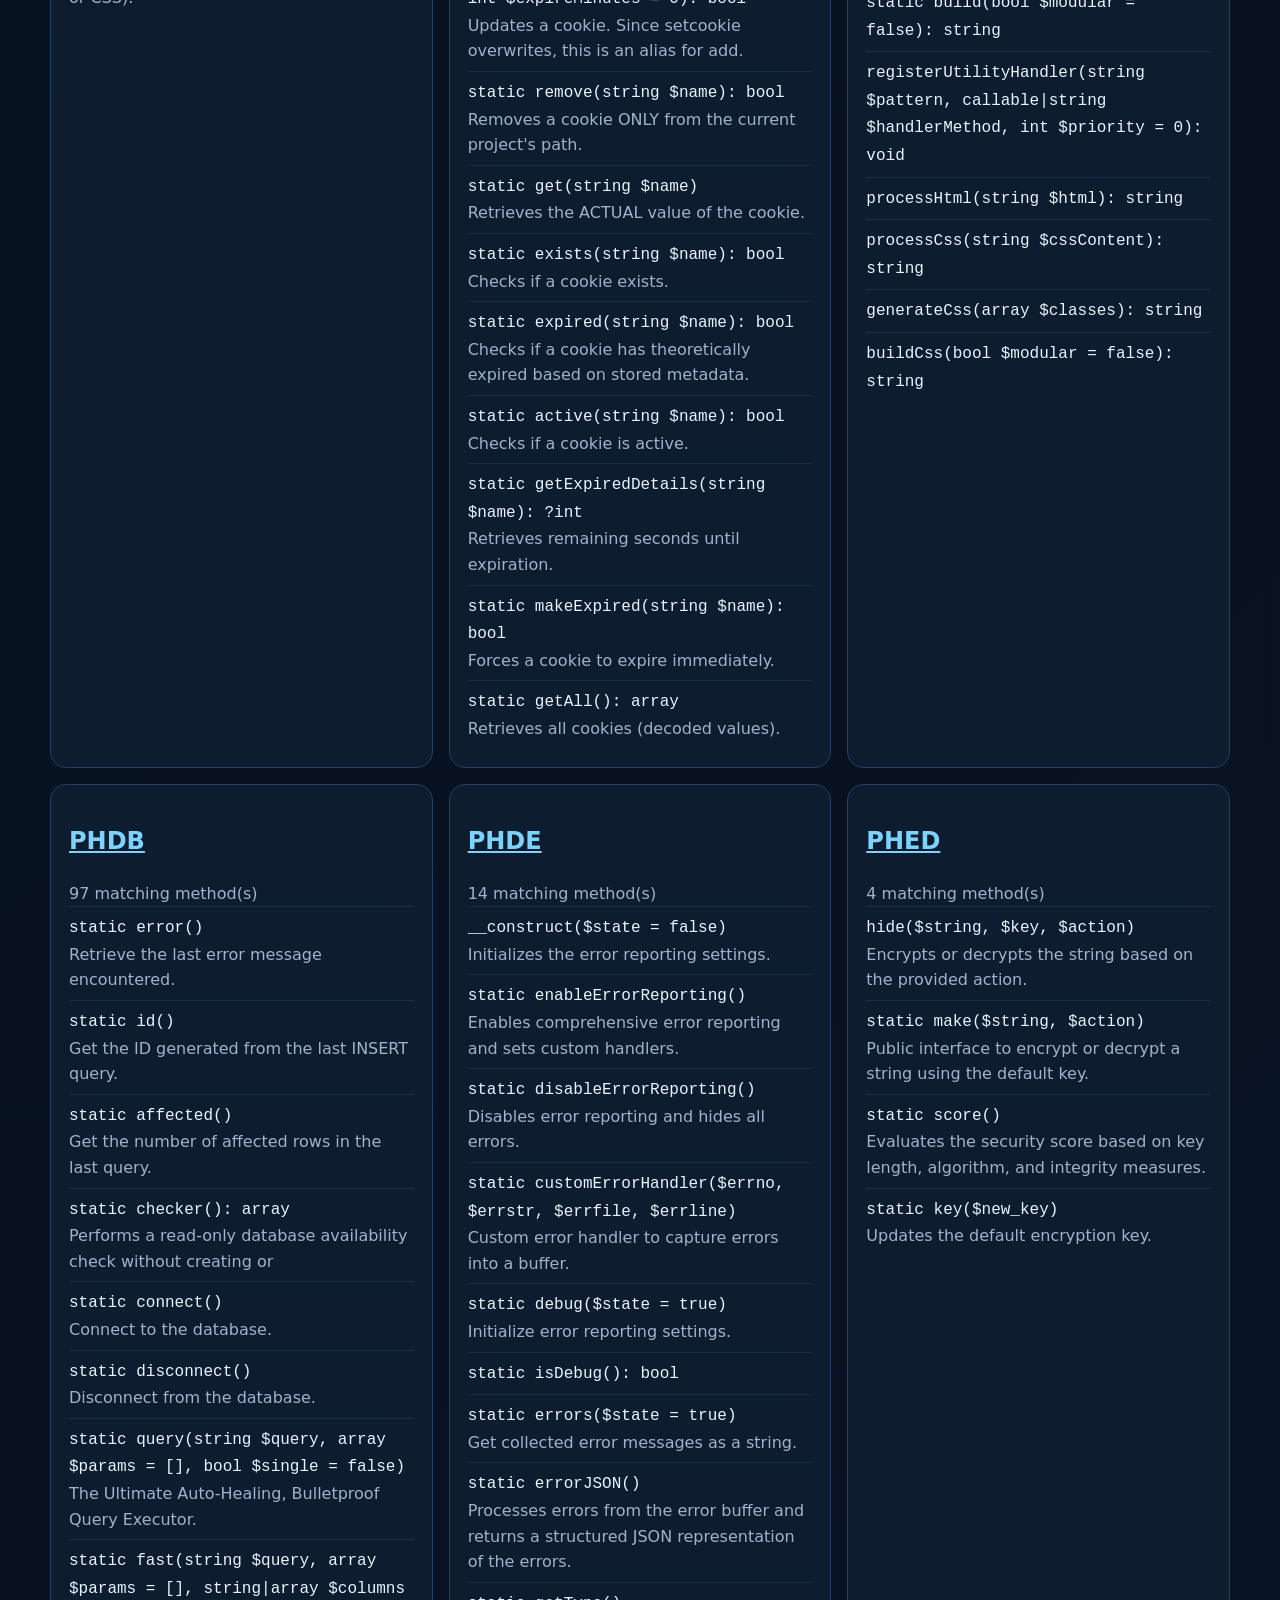
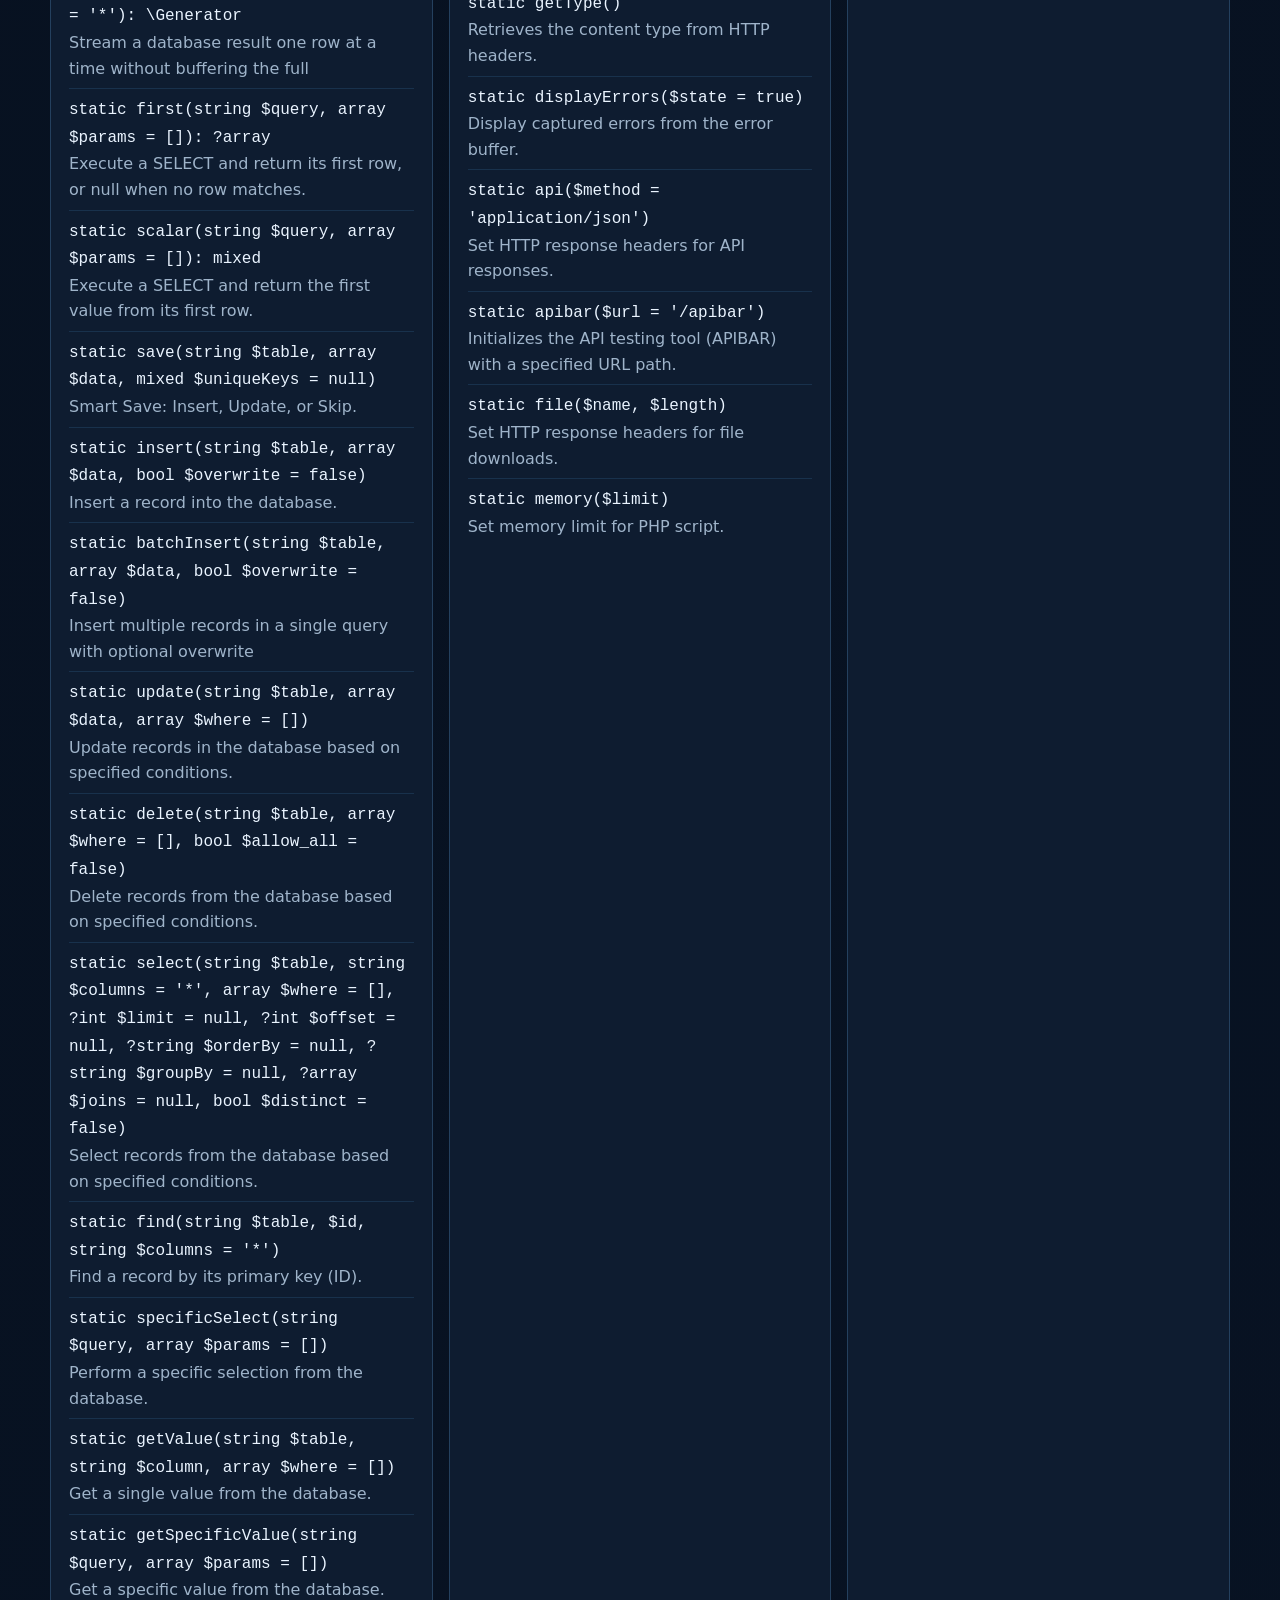
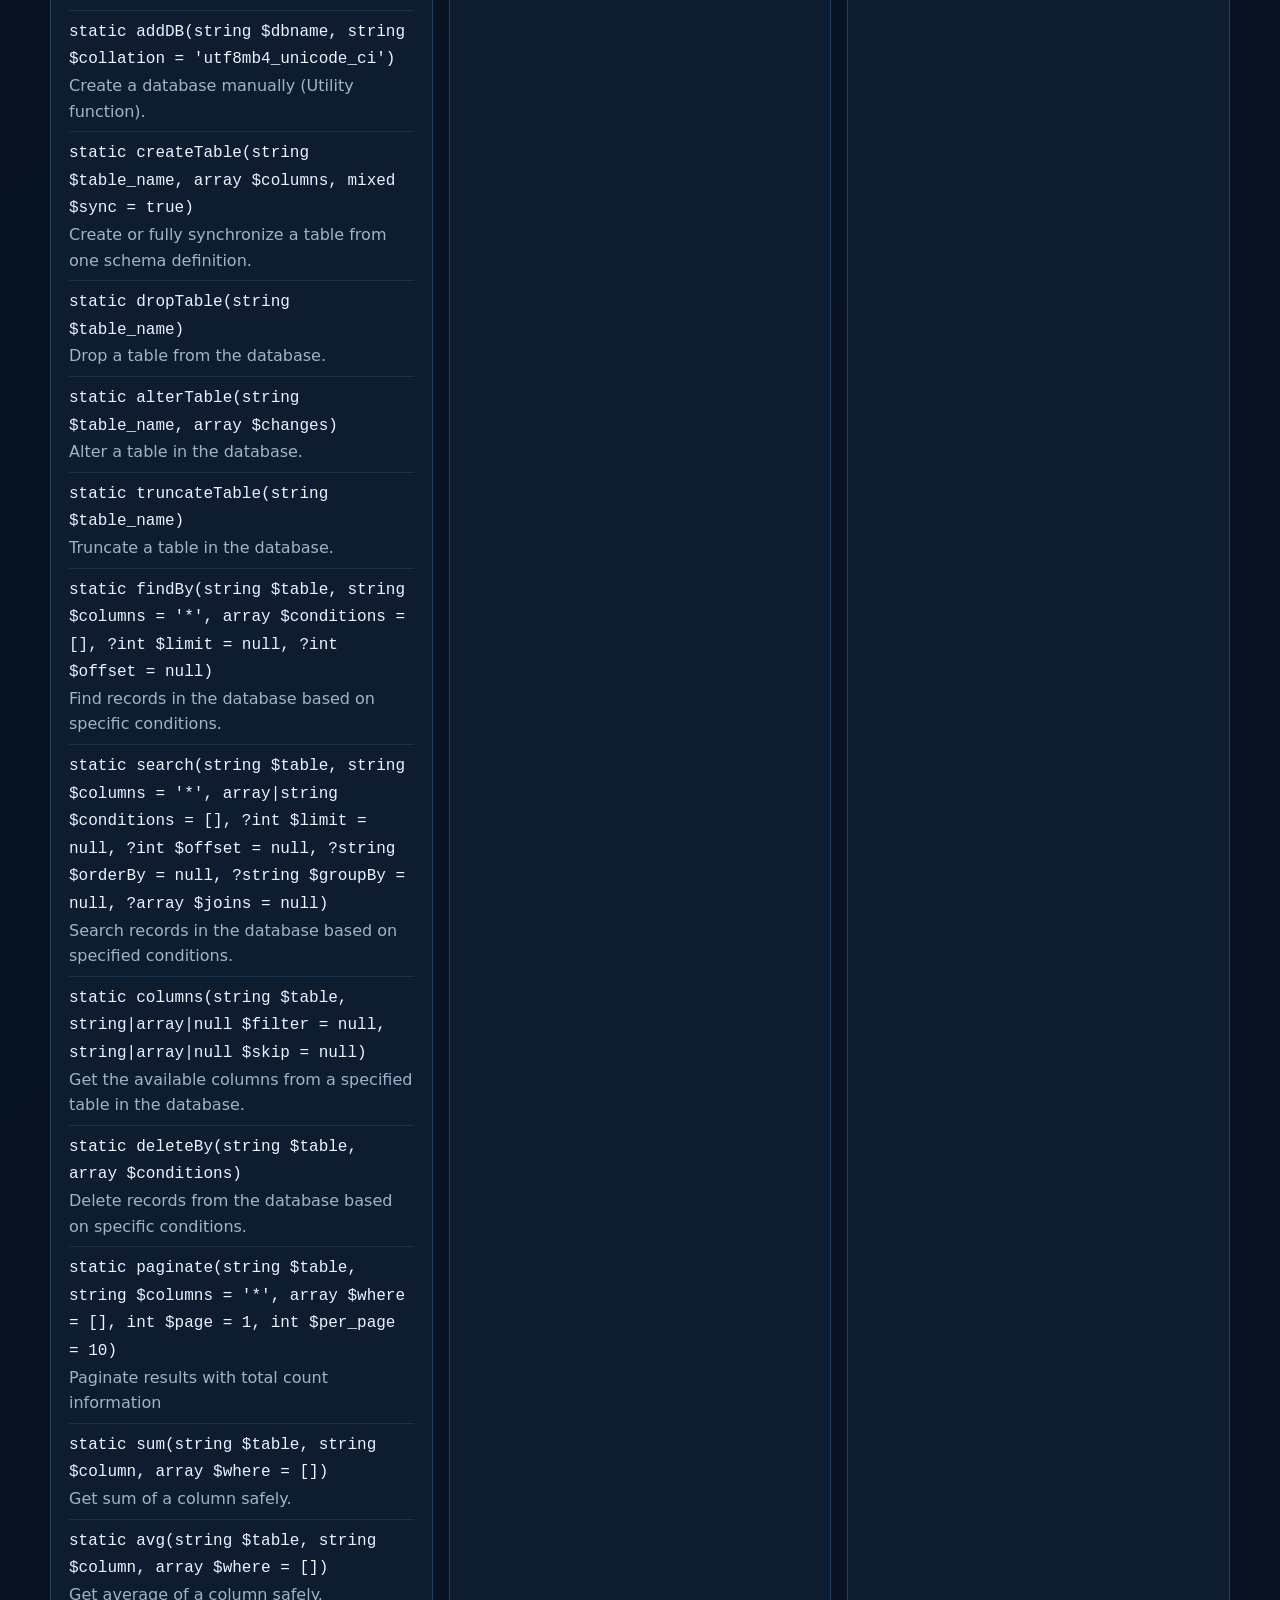
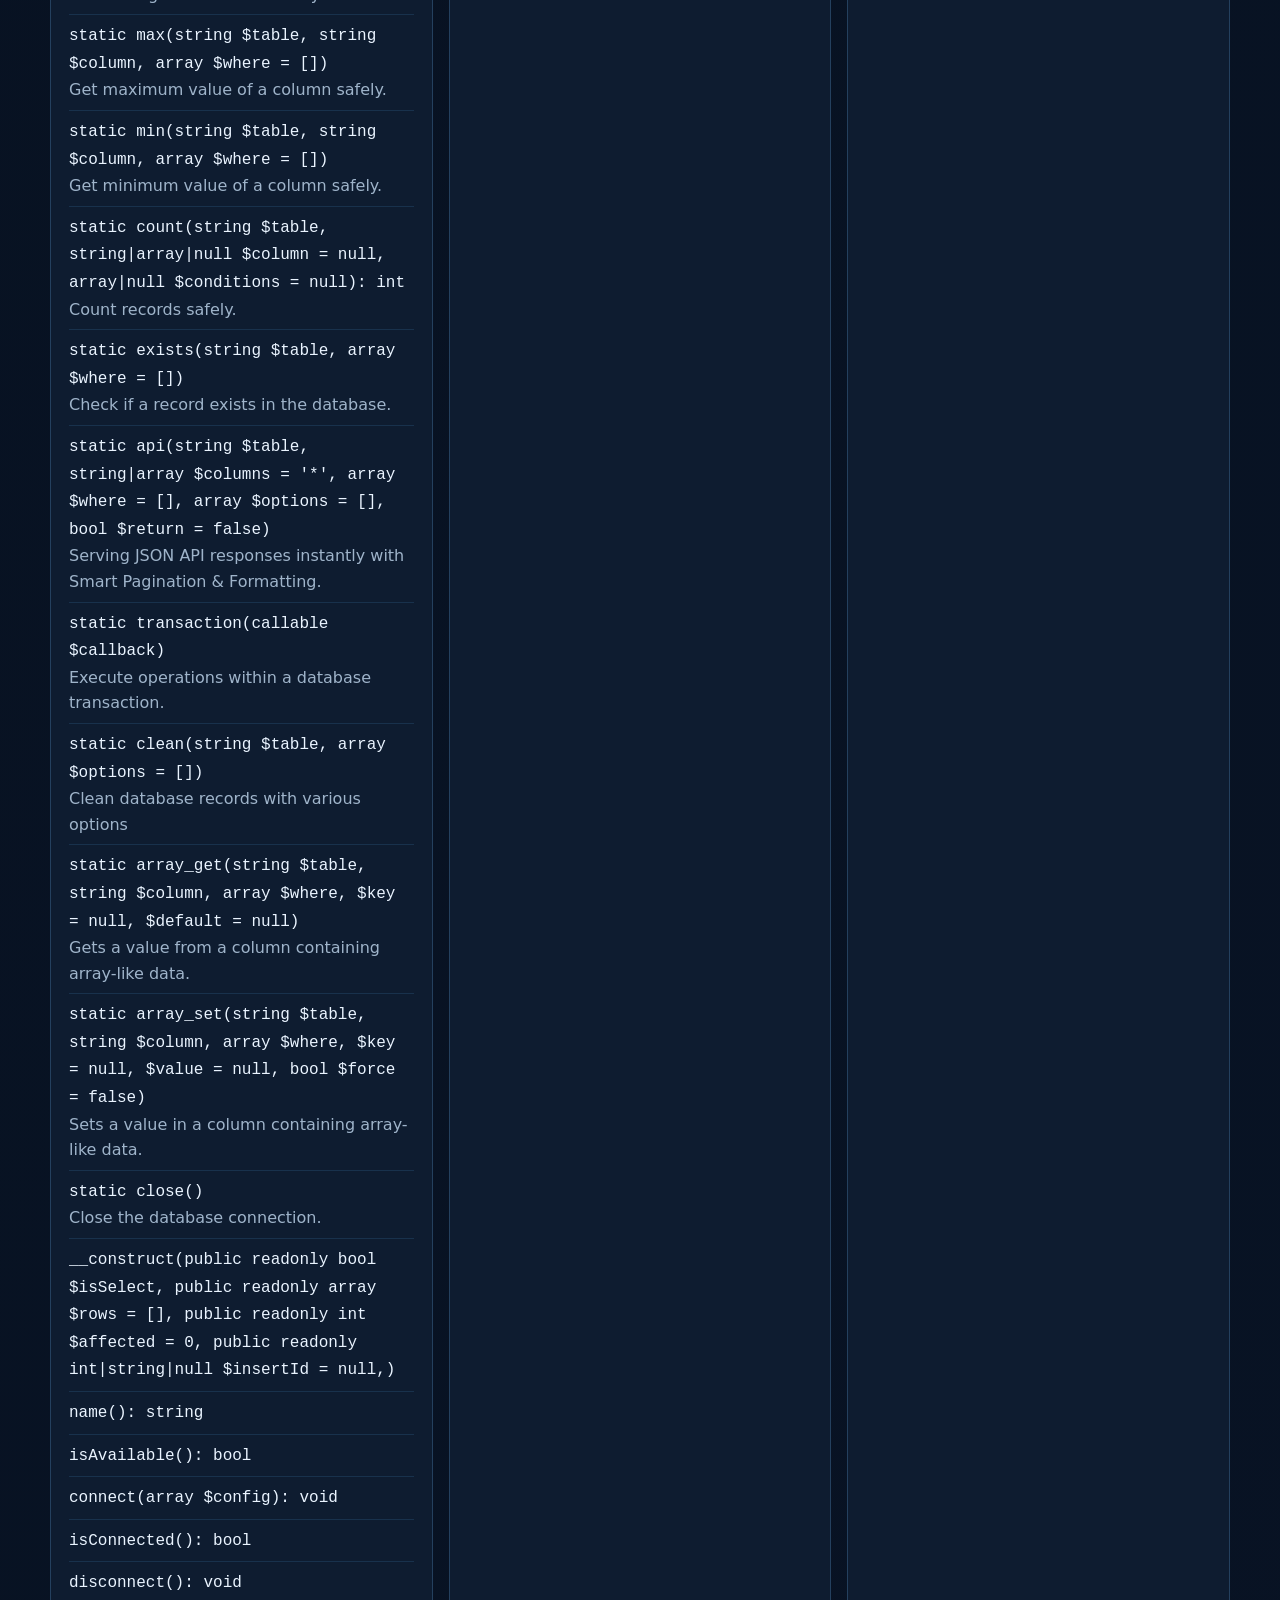
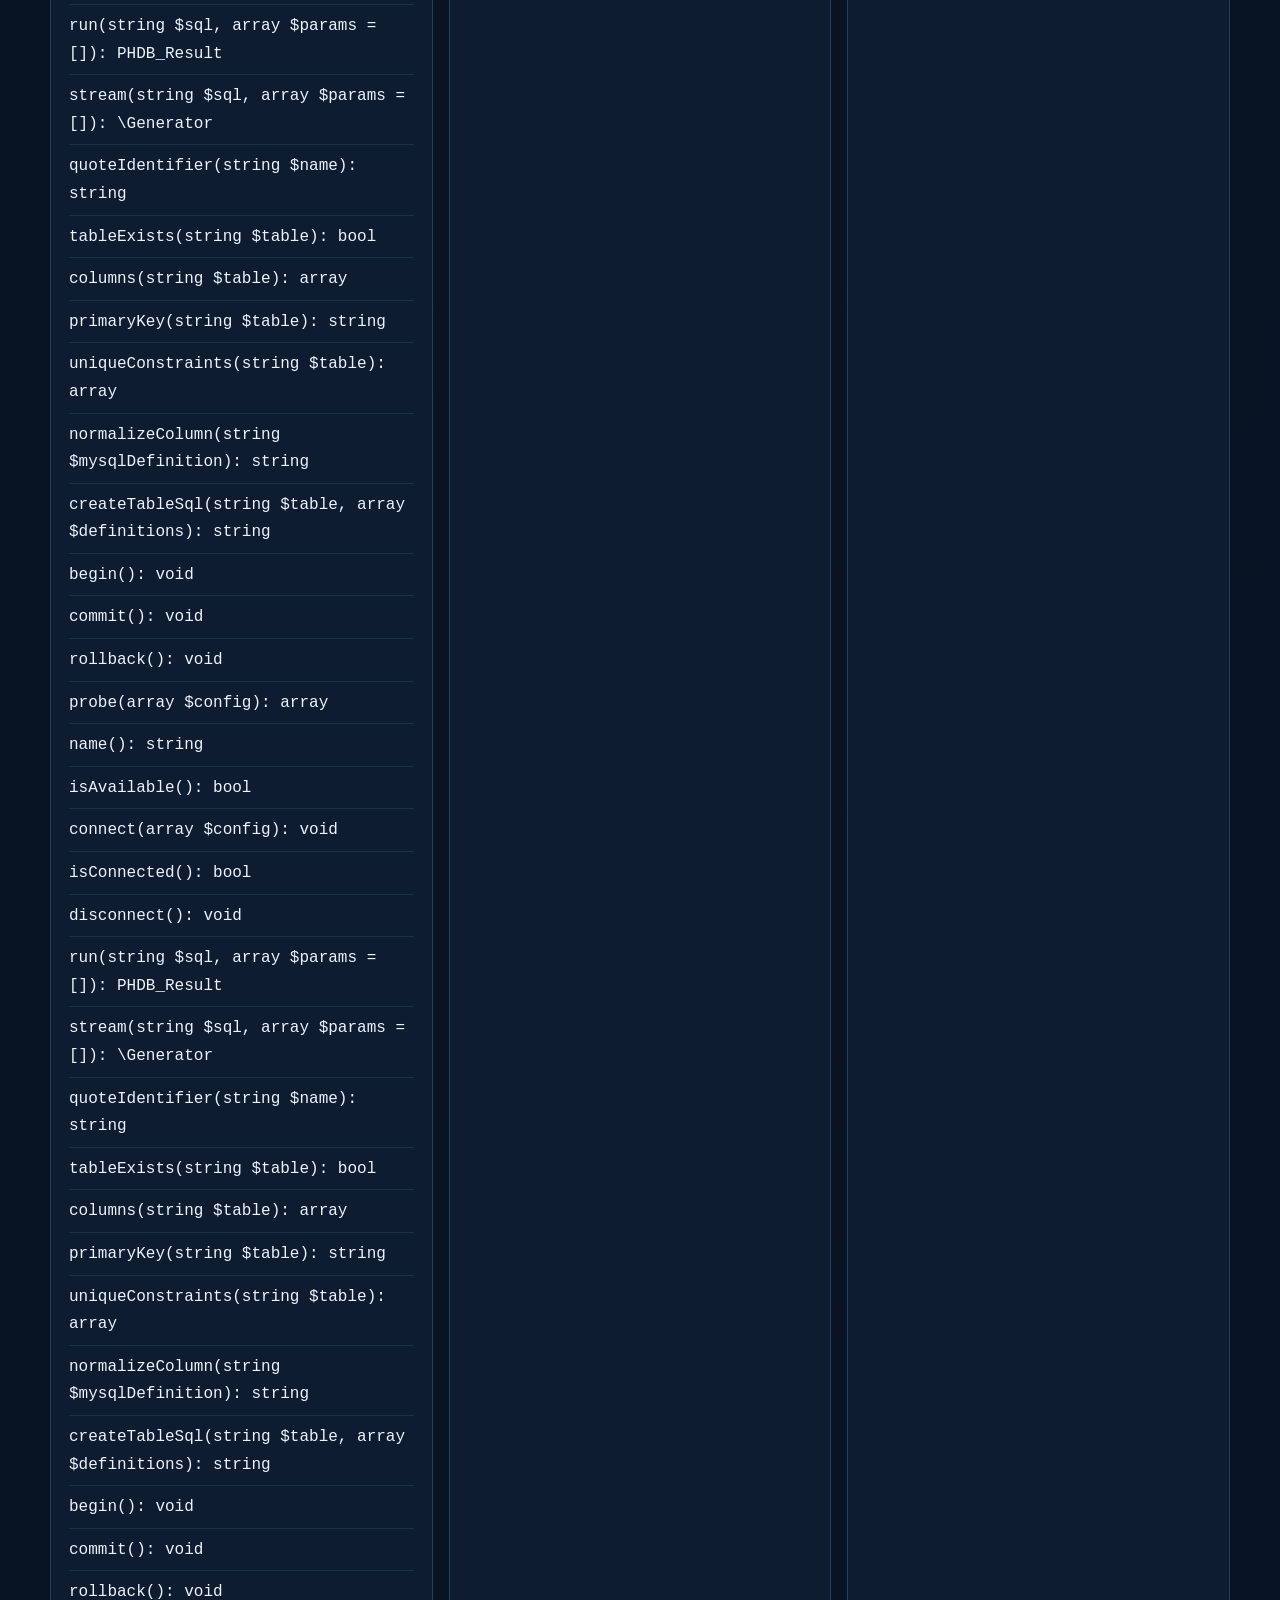
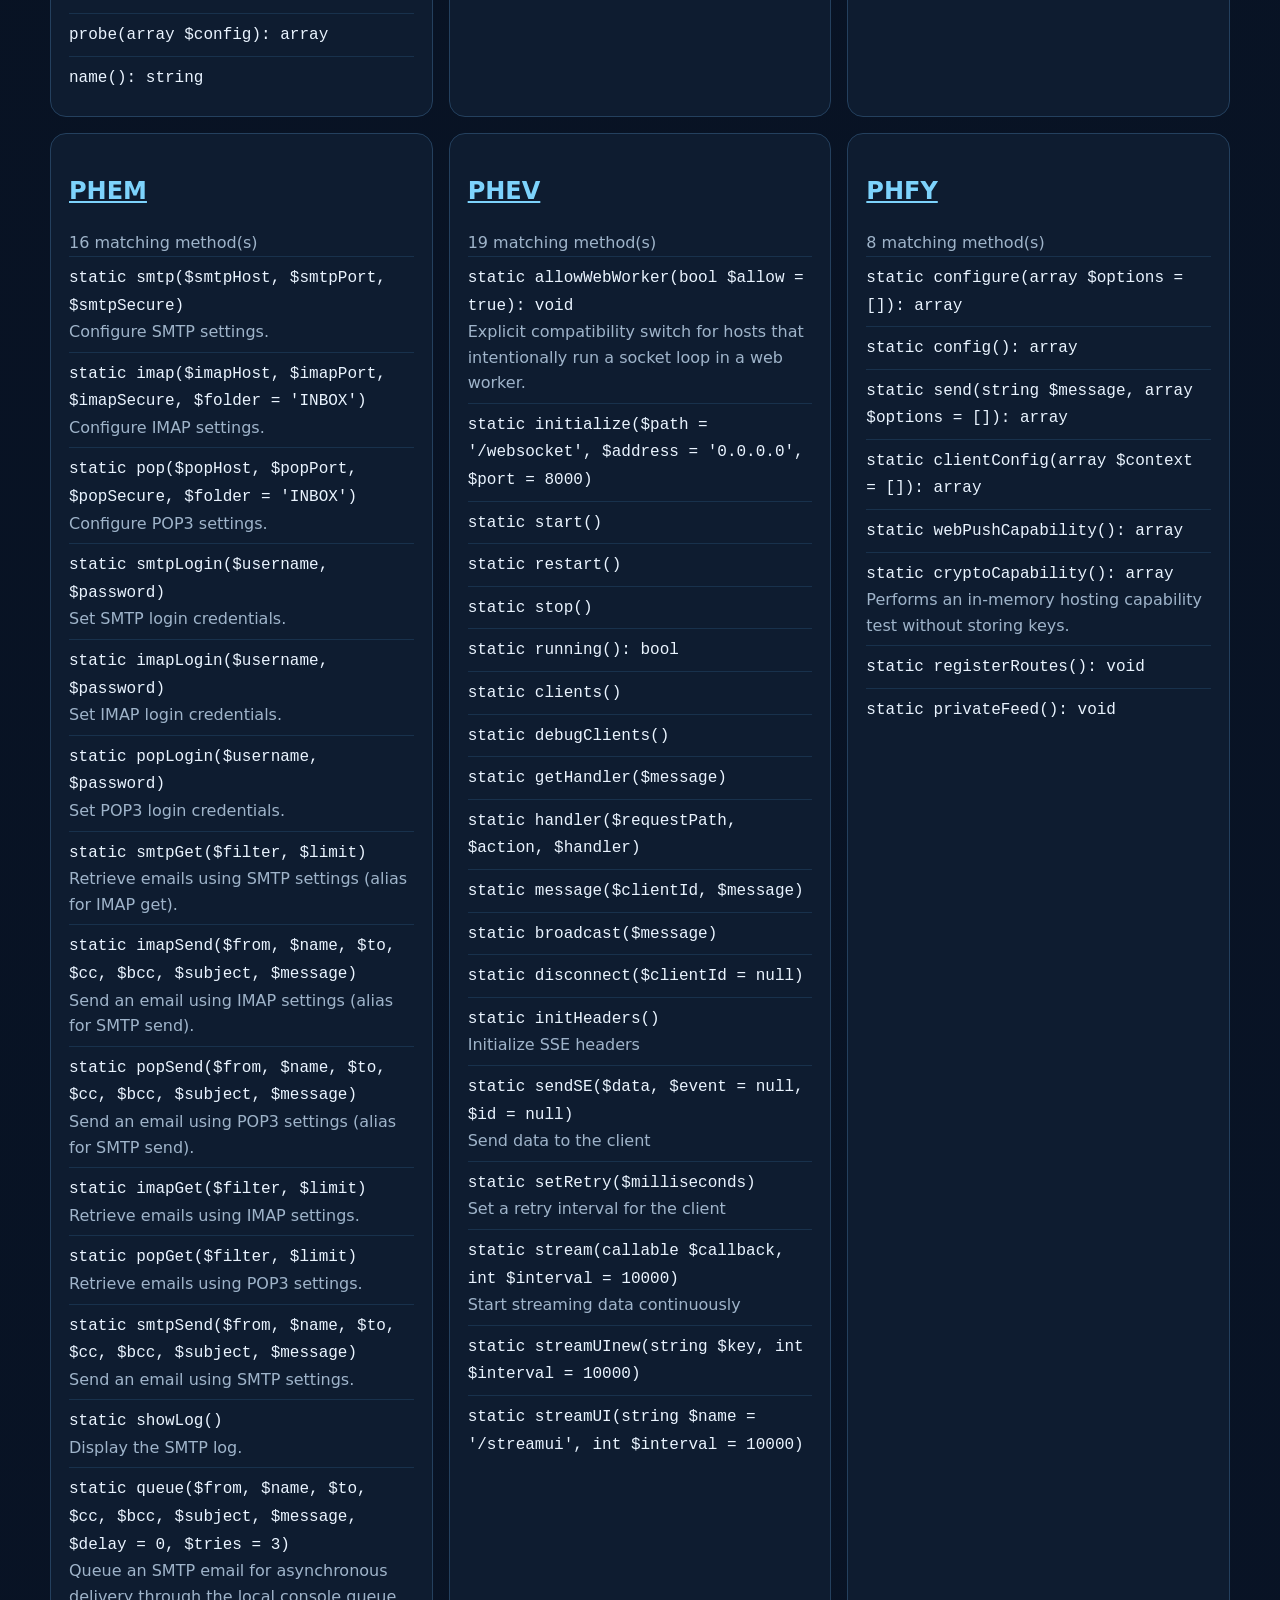
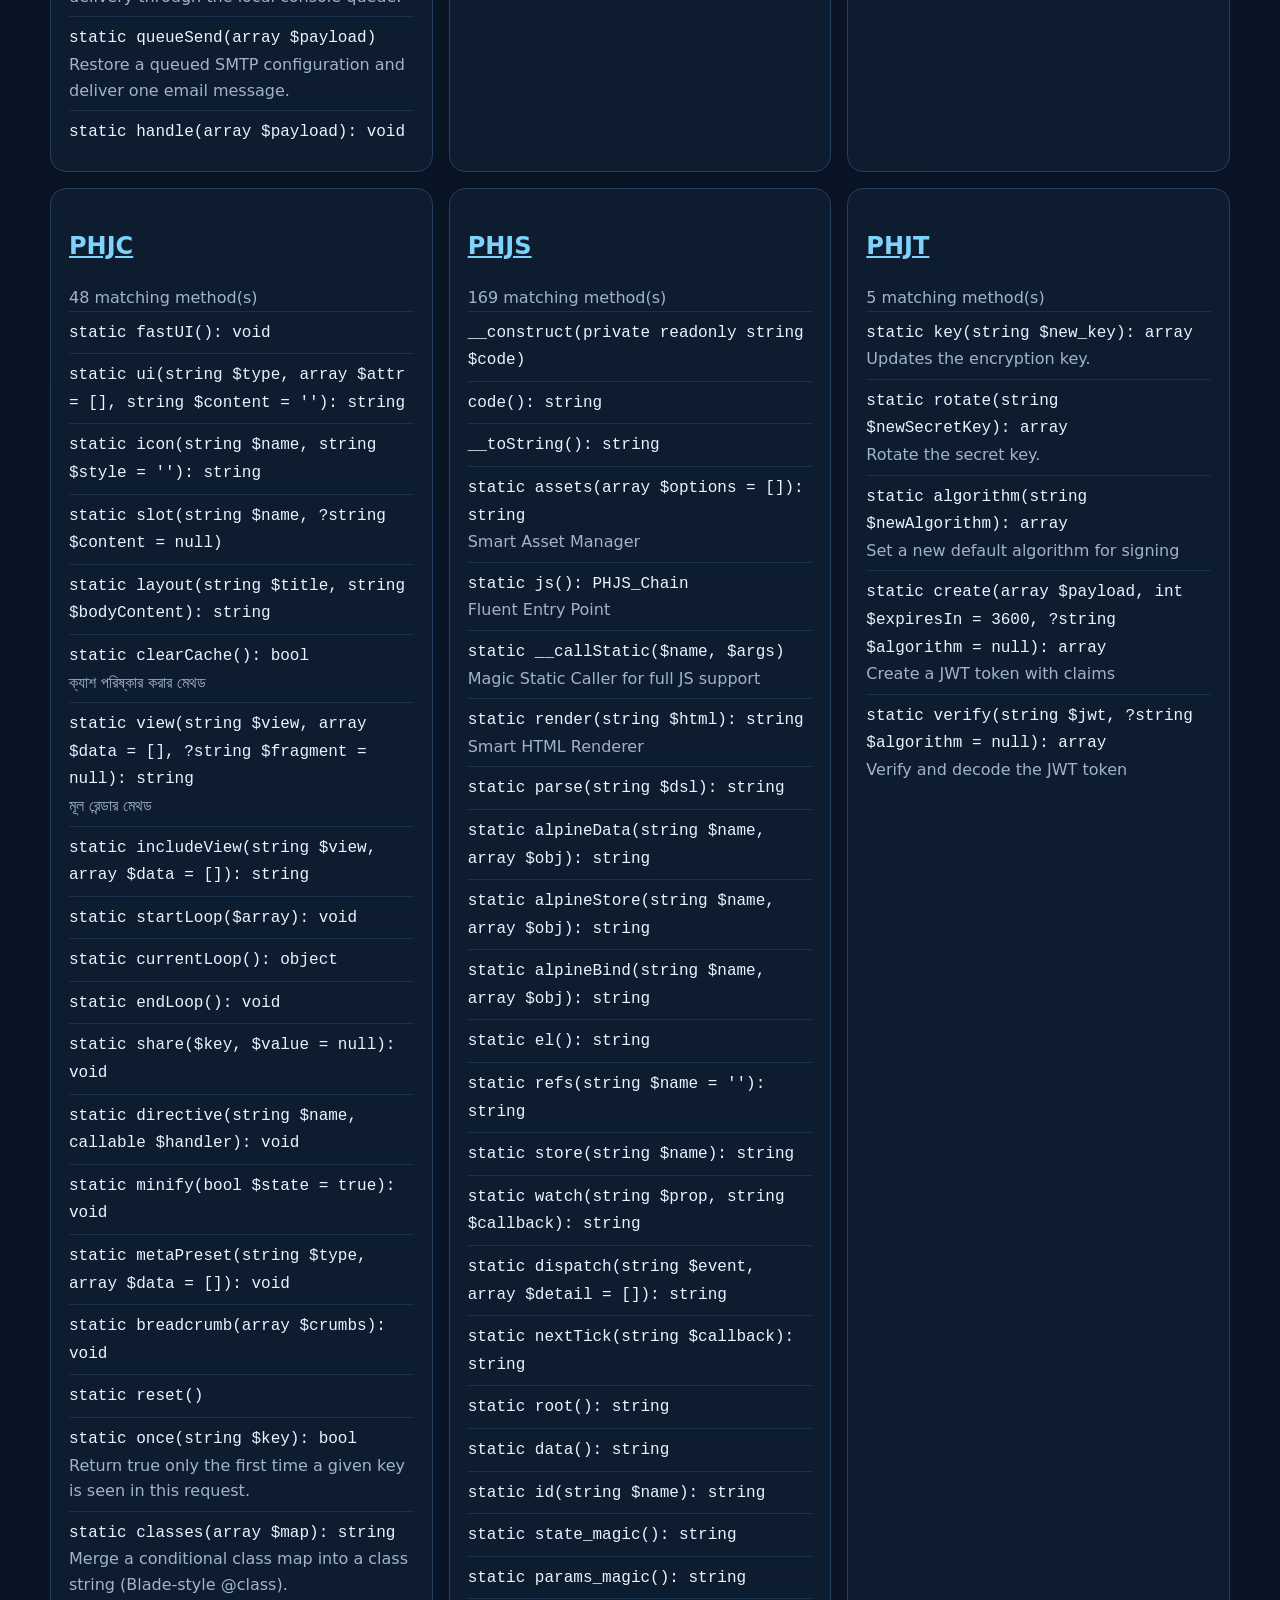
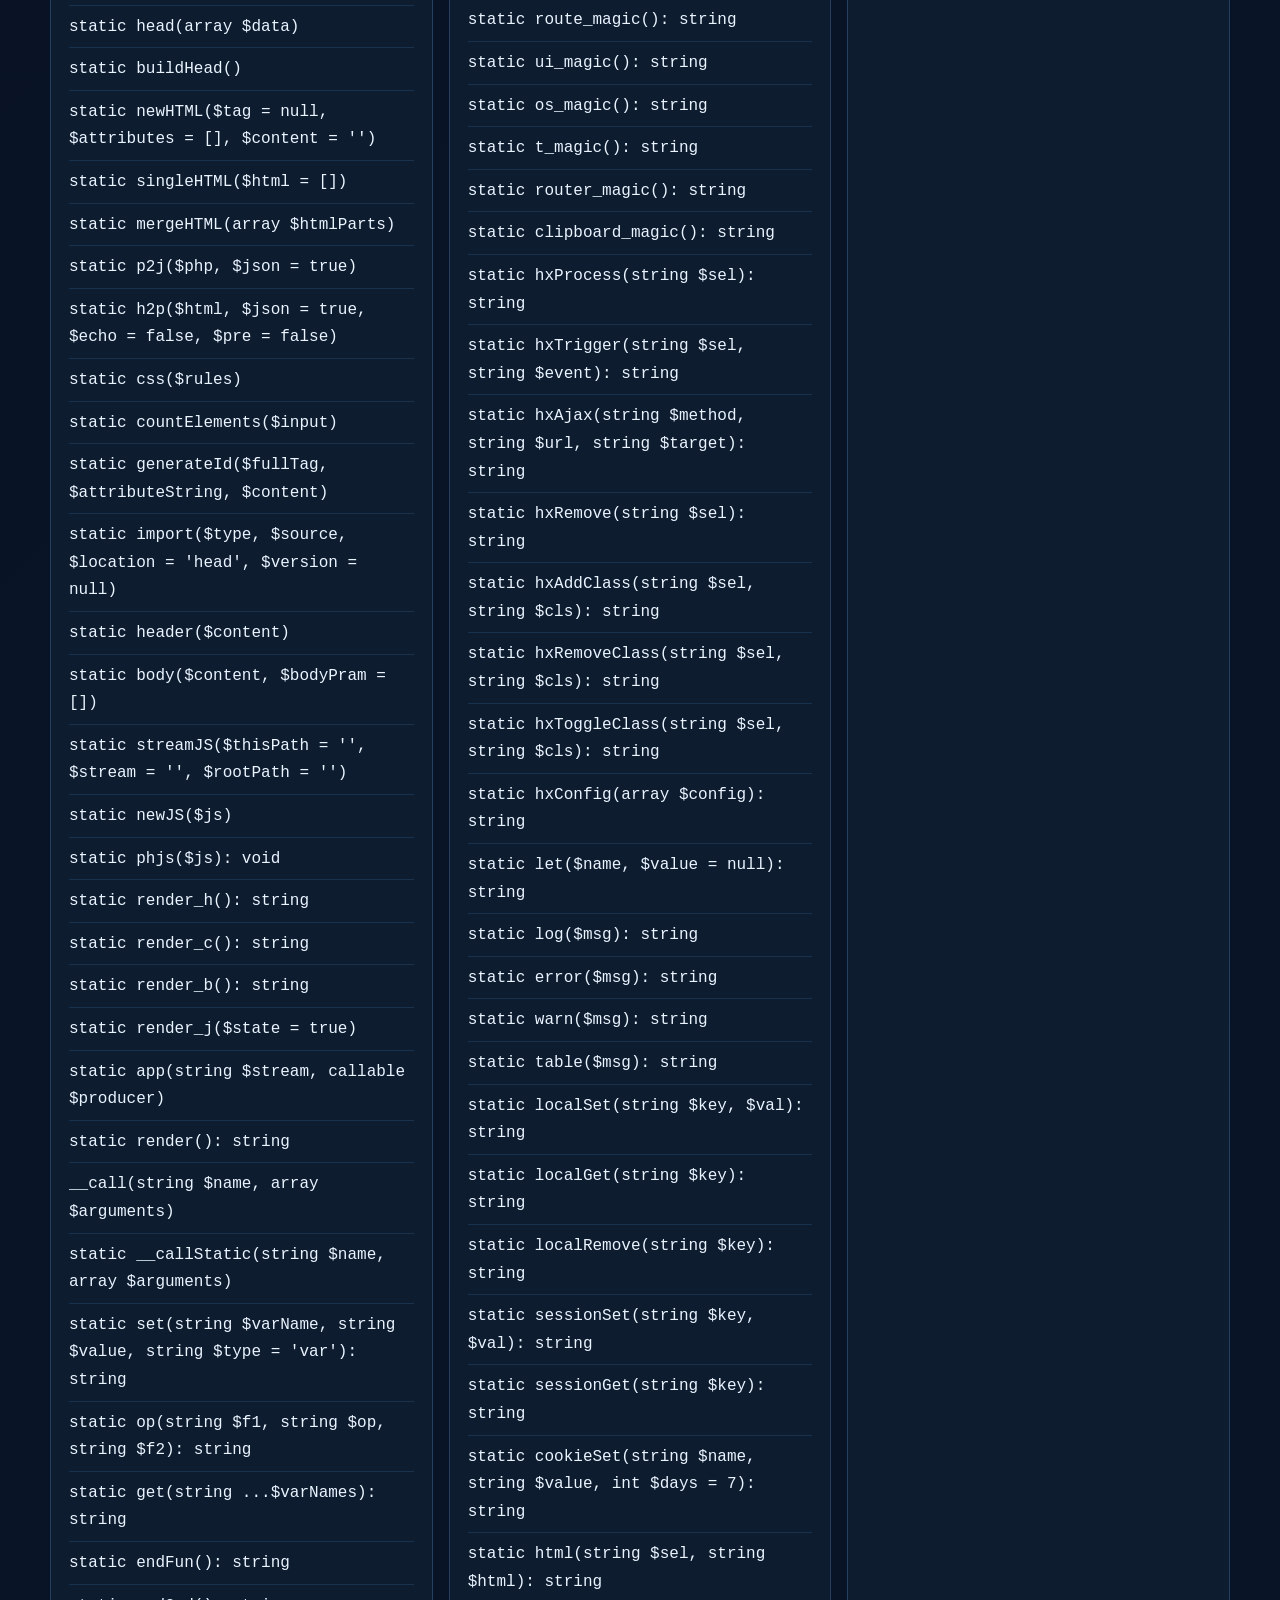
<file: docs/index.html>
<!doctype html><html lang="en"><head><meta charset="utf-8"><meta name="viewport" content="width=device-width,initial-scale=1"><meta name="description" content="MyStack source-verified API documentation"><title>MyStack Documentation</title><style>:root{color-scheme:dark;--b:#07111f;--c:#0e1c30;--l:#24405e;--t:#eaf4ff;--m:#9fb4ca;--a:#22d3ee}*{box-sizing:border-box}body{margin:0;background:linear-gradient(135deg,#07111f,#0b1730);color:var(--t);font:16px/1.6 system-ui,sans-serif}header,main{width:min(1180px,calc(100% - 32px));margin:auto}header{padding:52px 0 20px}h1{font-size:clamp(2rem,7vw,4.5rem);margin:0;color:var(--a)}a{color:#7dd3fc}input{width:100%;padding:15px;border:1px solid var(--l);border-radius:12px;background:#081426;color:var(--t);font:inherit}.grid{display:grid;grid-template-columns:repeat(auto-fit,minmax(min(100%,320px),1fr));gap:16px;padding:24px 0 64px}.card{background:var(--c);border:1px solid var(--l);border-radius:16px;padding:18px;min-width:0}.method{padding:7px 0;border-top:1px solid #18314c;overflow-wrap:anywhere}.muted{color:var(--m)}:focus-visible{outline:3px solid #fbbf24;outline-offset:3px}</style></head><body><header><h1>MyStack</h1><p>Source-verified framework documentation for humans and AI.</p><p class="muted">31 libraries · 918 public methods · Apache-2.0</p><label for="q">Search libraries and methods</label><input id="q" type="search" placeholder="Try PHRO, createTable, OAuth…"></header><main><div id="r" class="grid"></div></main><script>const A={"schema":"https://mystack-framework.github.io/mystack/api-schema","framework":"MyStack","repository":"https://github.com/mystack-framework/mystack","release_model":"rolling main branch; no fixed framework version","generated_from":"library/*.php","source_sha256":"c422c5c92f64c032365d17d686caa313c268e1c9e3cf7cf4c381d5dc722bce47","knowledge_sha256":"4438e4842dc5f20fcdeb816f6a11fc83be2fe17fdd5627a55349e15224ce2425","totals":{"classes":103,"public_methods":918,"public_functions":6},"libraries":[{"name":"PHAI","file":"library/PHAI.php","sha256":"cb968c433fce6574f481617295ec1934c3132bc916dab0b8401c3e6490fca904","classes":["PHAI","PhaiBuilder","PhaiMemory","PHAI_AI"],"public_methods":[{"name":"setAccounts","static":true,"parameters":"array $accounts","return":"","summary":"Sets AI provider accounts."},{"name":"setPriority","static":true,"parameters":"array $priority","return":"","summary":"Sets AI provider priority order."},{"name":"setModels","static":true,"parameters":"array $models","return":"","summary":"Sets AI models for providers."},{"name":"setTimeout","static":true,"parameters":"int $seconds","return":"","summary":"Sets the default timeout for AI requests."},{"name":"getModels","static":true,"parameters":"string $provider","return":"","summary":"Gets models for a specific provider."},{"name":"registerBridgeProcess","static":true,"parameters":"$key, $process, $pipes","return":"","summary":"Registers a bridge process and its pipes."},{"name":"getBridgeProcess","static":true,"parameters":"$key","return":"","summary":"Gets a registered bridge process."},{"name":"cleanup","static":true,"parameters":"","return":"","summary":"Cleans up all registered bridge processes."},{"name":"serve","static":true,"parameters":"string $prefix = \u0022/v1\u0022, ?string $apiKey = null","return":"","summary":"AI API SERVE (Universal Compatibility Bridge - Final)"},{"name":"clusterAPI","static":true,"parameters":"string $path = \u0022/v1/chat/completions\u0022, ?string $apiKey = null","return":"","summary":""},{"name":"cluster","static":true,"parameters":"mixed $input, array $options = []","return":"","summary":""},{"name":"getInstance","static":true,"parameters":"","return":"PHAI","summary":""},{"name":"routes","static":true,"parameters":"string $path = \u0022/mcp\u0022","return":"","summary":""},{"name":"tool","static":true,"parameters":"string $name, string $description, array $schema, mixed $handler","return":"PhaiBuilder","summary":""},{"name":"prompt","static":true,"parameters":"string $name, string $description, array $arguments, mixed $handler","return":"PhaiBuilder","summary":""},{"name":"resource","static":true,"parameters":"string $uri, string $name, string $description, mixed $handler","return":"PhaiBuilder","summary":""},{"name":"resourceTemplate","static":true,"parameters":"string $uriTemplate, string $name, string $description, mixed $handler","return":"PhaiBuilder","summary":""},{"name":"alias","static":true,"parameters":"string $customAlias, string $targetMethod","return":"","summary":""},{"name":"middleware","static":true,"parameters":"callable $middleware","return":"","summary":""},{"name":"handleRequest","static":false,"parameters":"$data","return":"","summary":""},{"name":"bridge","static":true,"parameters":"string $target, string $method, array $params = [], $options = []","return":"","summary":""},{"name":"__construct","static":false,"parameters":"array \u0026$reference","return":"","summary":""},{"name":"middleware","static":false,"parameters":"callable $callback","return":"self","summary":""},{"name":"retries","static":false,"parameters":"int $amount","return":"self","summary":""},{"name":"set","static":false,"parameters":"string $key, $value, ?int $expiration = null, array $tags = []","return":"","summary":""},{"name":"remove","static":false,"parameters":"string $key","return":"","summary":""},{"name":"call","static":true,"parameters":"string $provider, mixed $input, string $apiKey, array $options = []","return":"","summary":""}],"public_functions":[]},{"name":"PHAP","file":"library/PHAP.php","sha256":"689f4eeaab5d848490fc74f17a456ba6cdc6b585f9ee11d83df733b4931b07d1","classes":["PHAP"],"public_methods":[{"name":"api","static":true,"parameters":"string $signature, mixed $middleware = false, array $rules = [], mixed $logic = null, string $msg = \u0022Success\u0022","return":"void","summary":"MASTER API METHOD (Positional - The Easiest Way)"},{"name":"all","static":true,"parameters":"string $table, array $where = [], int $limit = 15","return":"void","summary":"PHAP::all(\u0027users\u0027) -\u003E Returns paginated list"},{"name":"get","static":true,"parameters":"string $table, mixed $id, string $col = \u0027id\u0027","return":"void","summary":"PHAP::get(\u0027users\u0027, 5) -\u003E Returns single item"},{"name":"add","static":true,"parameters":"string $table, array $rules = [], string $msg = \u0022Record created\u0022","return":"void","summary":"PHAP::add(\u0027users\u0027, [\u0027email\u0027 =\u003E \u0027required|email\u0027]) -\u003E Inserts data"},{"name":"up","static":true,"parameters":"string $table, mixed $id, array $rules = [], string $col = \u0027id\u0027","return":"void","summary":"PHAP::up(\u0027users\u0027, 5, [\u0027name\u0027 =\u003E \u0027required\u0027]) -\u003E Updates data"},{"name":"rm","static":true,"parameters":"string $table, mixed $id, string $col = \u0027id\u0027","return":"void","summary":"PHAP::rm(\u0027users\u0027, 5) -\u003E Deletes data"},{"name":"run","static":true,"parameters":"callable $logic, array $rules = [], string $successMsg = \u0022Action Successful\u0022","return":"void","summary":"A-Z API EXECUTION ENGINE"},{"name":"input","static":true,"parameters":"?string $key = null, mixed $default = null","return":"mixed","summary":"Universal Input Handler (JSON, POST, GET, Route Params)"},{"name":"resource","static":true,"parameters":"mixed $data, ?callable $callback = null","return":"mixed","summary":"Smart Resource Transformer"},{"name":"ok","static":true,"parameters":"mixed $data = [], string $msg = \u0022Success\u0022","return":"void","summary":"Quick Success Response (200 OK)"},{"name":"fail","static":true,"parameters":"string $msg = \u0022Action Failed\u0022, int $code = 400","return":"void","summary":"Quick Failure Response"},{"name":"valid","static":true,"parameters":"array $rules, array $customData = []","return":"array","summary":"Auto-Validate Request and Exit on Failure"},{"name":"page","static":true,"parameters":"string $table, array $where = [], int $limit = 15, ?callable $callback = null","return":"void","summary":"Smart Database Pagination Response"},{"name":"auth","static":true,"parameters":"string $table = \u0027users\u0027","return":"array","summary":"Quick Auth Check (Returns user data or fails)"},{"name":"send","static":true,"parameters":"mixed $data = [], string $message = \u0022Success\u0022, int $code = 200, bool $status = true","return":"void","summary":"Standardized JSON Response"},{"name":"item","static":true,"parameters":"mixed $data, ?callable $callback = null","return":"array","summary":"Transforms a single item."},{"name":"collection","static":true,"parameters":"array $data, ?callable $callback = null","return":"array","summary":"Transforms a collection of items."},{"name":"clean","static":true,"parameters":"mixed $data, array $extraFields = []","return":"mixed","summary":"Cleans sensitive fields from data."}],"public_functions":[]},{"name":"PHAU","file":"library/PHAU.php","sha256":"5ab4a19debda95933442960cc07ed798dd8f2a82466a2daaf7f9456c28c15db8","classes":["PHAU"],"public_methods":[{"name":"identityLib","static":true,"parameters":"$url = \u0027/identity-lib\u0027, array $options = []","return":"","summary":"Registers identity library routes and JS."},{"name":"make","static":true,"parameters":"string $table, array $dbMap = [], array $inputData = [], array $options = []","return":"array","summary":""},{"name":"check","static":true,"parameters":"string $table, string|array $tokenCol = \u0022token\u0022, ?string $inputToken = null, string|null $identyCol = null","return":"array","summary":""},{"name":"verifyMake","static":true,"parameters":"$account = [], $accountRequired = [], $mode = \u0027OTP\u0027, $length = 24, $digits = 6, $time = 180, $offset = 0, $algo = \u0027sha1\u0027, $from = null, $name = null, $cc = \u0027\u0027, $bcc = \u0027\u0027","return":"","summary":""},{"name":"verifyCheck","static":true,"parameters":"$table = null, $account = [], $setData = [], $secret = null, $code = 400, $mode = \u0027OTP\u0027, $digits = 6, $time = 180, $offset = 0, $algo = \u0027sha1\u0027","return":"","summary":""},{"name":"socialProviders","static":true,"parameters":"","return":"array","summary":"List built-in sign-in providers; custom OAuth/OIDC is config-driven."},{"name":"socialUrl","static":true,"parameters":"string $provider, array $config","return":"array","summary":"Generate Provider Login URL"},{"name":"listenCallback","static":true,"parameters":"string $route, array $configs, callable $onSuccess","return":"","summary":"UNIVERSAL ROUTER CALLBACK (`/callback`)"}],"public_functions":[]},{"name":"PHCD","file":"library/PHCD.php","sha256":"9dc1470e140b62ba2d8dcbf31fc17f52ba79cb9ac3639f19f82e59d9f28d5689","classes":["PHCD"],"public_methods":[{"name":"initialize","static":true,"parameters":"$state = \u0027/cdn\u0027, $css = __DIR__ . \u0027/../src/css/\u0027, $js = __DIR__ . \u0027/../src/js/\u0027, ?callable $authorize = null","return":"","summary":"Initializes the PHCD class with custom paths and state."},{"name":"handleRequest","static":true,"parameters":"","return":"","summary":"Handles incoming POST requests related to CDN operations."},{"name":"get","static":true,"parameters":"$package = true, $type = true, $skipPKG = true, $skipFILE = true","return":"","summary":"Retrieves a list of files for specified packages based on their type (JavaScript or CSS)."}],"public_functions":[]},{"name":"PHCO","file":"library/PHCO.php","sha256":"b16b5c96c34f0280cc7e460a446a90348bffba217c39bd0cad294716486e104c","classes":["PHCO"],"public_methods":[{"name":"isSecure","static":true,"parameters":"","return":"bool","summary":"http or https"},{"name":"path","static":true,"parameters":"","return":"string","summary":"Get the project-specific base path for cookies"},{"name":"pre","static":true,"parameters":"","return":"string","summary":"Auto-generate project-specific cookie prefix from PHRO::root()"},{"name":"add","static":true,"parameters":"string $name, $value, int $expireMinutes = 0","return":"bool","summary":"Adds a new cookie or updates an existing one."},{"name":"update","static":true,"parameters":"string $name, $value, int $expireMinutes = 0","return":"bool","summary":"Updates a cookie. Since setcookie overwrites, this is an alias for add."},{"name":"remove","static":true,"parameters":"string $name","return":"bool","summary":"Removes a cookie ONLY from the current project\u0027s path."},{"name":"get","static":true,"parameters":"string $name","return":"","summary":"Retrieves the ACTUAL value of the cookie."},{"name":"exists","static":true,"parameters":"string $name","return":"bool","summary":"Checks if a cookie exists."},{"name":"expired","static":true,"parameters":"string $name","return":"bool","summary":"Checks if a cookie has theoretically expired based on stored metadata."},{"name":"active","static":true,"parameters":"string $name","return":"bool","summary":"Checks if a cookie is active."},{"name":"getExpiredDetails","static":true,"parameters":"string $name","return":"?int","summary":"Retrieves remaining seconds until expiration."},{"name":"makeExpired","static":true,"parameters":"string $name","return":"bool","summary":"Forces a cookie to expire immediately."},{"name":"getAll","static":true,"parameters":"","return":"array","summary":"Retrieves all cookies (decoded values)."}],"public_functions":[]},{"name":"PHCS","file":"library/PHCS.php","sha256":"a4776ca68af97ed461e1a61a17342259261dfa87bb5d3ce04dd3a53abee7bd27","classes":["PHCS"],"public_methods":[{"name":"__construct","static":false,"parameters":"array $customConfig = []","return":"","summary":""},{"name":"config","static":true,"parameters":"array $config","return":"void","summary":""},{"name":"HTML","static":true,"parameters":"string $htmlContent","return":"void","summary":""},{"name":"addHtml","static":false,"parameters":"string $htmlContent","return":"self","summary":""},{"name":"CSS","static":true,"parameters":"string $cssContent","return":"void","summary":""},{"name":"addCss","static":false,"parameters":"string $cssContent","return":"self","summary":""},{"name":"process","static":true,"parameters":"string $content, string $type = \u0027html\u0027","return":"string","summary":""},{"name":"build","static":true,"parameters":"bool $modular = false","return":"string","summary":""},{"name":"registerUtilityHandler","static":false,"parameters":"string $pattern, callable|string $handlerMethod, int $priority = 0","return":"void","summary":""},{"name":"processHtml","static":false,"parameters":"string $html","return":"string","summary":""},{"name":"processCss","static":false,"parameters":"string $cssContent","return":"string","summary":""},{"name":"generateCss","static":false,"parameters":"array $classes","return":"string","summary":""},{"name":"buildCss","static":false,"parameters":"bool $modular = false","return":"string","summary":""}],"public_functions":[]},{"name":"PHDB","file":"library/PHDB.php","sha256":"7196e6feb5fc0128a1b74879c37cf58df261a1d54952b1e9a797ec01690f64c5","classes":["PHDB","PHDB_Result","PHDB_Driver","PHDB_SqliteDriver","PHDB_PgsqlDriver"],"public_methods":[{"name":"error","static":true,"parameters":"","return":"","summary":"Retrieve the last error message encountered."},{"name":"id","static":true,"parameters":"","return":"","summary":"Get the ID generated from the last INSERT query."},{"name":"affected","static":true,"parameters":"","return":"","summary":"Get the number of affected rows in the last query."},{"name":"checker","static":true,"parameters":"","return":"array","summary":"Performs a read-only database availability check without creating or"},{"name":"connect","static":true,"parameters":"","return":"","summary":"Connect to the database."},{"name":"disconnect","static":true,"parameters":"","return":"","summary":"Disconnect from the database."},{"name":"query","static":true,"parameters":"string $query, array $params = [], bool $single = false","return":"","summary":"The Ultimate Auto-Healing, Bulletproof Query Executor."},{"name":"fast","static":true,"parameters":"string $query, array $params = [], string|array $columns = \u0027*\u0027","return":"\\Generator","summary":"Stream a database result one row at a time without buffering the full"},{"name":"first","static":true,"parameters":"string $query, array $params = []","return":"?array","summary":"Execute a SELECT and return its first row, or null when no row matches."},{"name":"scalar","static":true,"parameters":"string $query, array $params = []","return":"mixed","summary":"Execute a SELECT and return the first value from its first row."},{"name":"save","static":true,"parameters":"string $table, array $data, mixed $uniqueKeys = null","return":"","summary":"Smart Save: Insert, Update, or Skip."},{"name":"insert","static":true,"parameters":"string $table, array $data, bool $overwrite = false","return":"","summary":"Insert a record into the database."},{"name":"batchInsert","static":true,"parameters":"string $table, array $data, bool $overwrite = false","return":"","summary":"Insert multiple records in a single query with optional overwrite"},{"name":"update","static":true,"parameters":"string $table, array $data, array $where = []","return":"","summary":"Update records in the database based on specified conditions."},{"name":"delete","static":true,"parameters":"string $table, array $where = [], bool $allow_all = false","return":"","summary":"Delete records from the database based on specified conditions."},{"name":"select","static":true,"parameters":"string $table, string $columns = \u0027*\u0027, array $where = [], ?int $limit = null, ?int $offset = null, ?string $orderBy = null, ?string $groupBy = null, ?array $joins = null, bool $distinct = false","return":"","summary":"Select records from the database based on specified conditions."},{"name":"find","static":true,"parameters":"string $table, $id, string $columns = \u0027*\u0027","return":"","summary":"Find a record by its primary key (ID)."},{"name":"specificSelect","static":true,"parameters":"string $query, array $params = []","return":"","summary":"Perform a specific selection from the database."},{"name":"getValue","static":true,"parameters":"string $table, string $column, array $where = []","return":"","summary":"Get a single value from the database."},{"name":"getSpecificValue","static":true,"parameters":"string $query, array $params = []","return":"","summary":"Get a specific value from the database."},{"name":"addDB","static":true,"parameters":"string $dbname, string $collation = \u0027utf8mb4_unicode_ci\u0027","return":"","summary":"Create a database manually (Utility function)."},{"name":"createTable","static":true,"parameters":"string $table_name, array $columns, mixed $sync = true","return":"","summary":"Create or fully synchronize a table from one schema definition."},{"name":"dropTable","static":true,"parameters":"string $table_name","return":"","summary":"Drop a table from the database."},{"name":"alterTable","static":true,"parameters":"string $table_name, array $changes","return":"","summary":"Alter a table in the database."},{"name":"truncateTable","static":true,"parameters":"string $table_name","return":"","summary":"Truncate a table in the database."},{"name":"findBy","static":true,"parameters":"string $table, string $columns = \u0027*\u0027, array $conditions = [], ?int $limit = null, ?int $offset = null","return":"","summary":"Find records in the database based on specific conditions."},{"name":"search","static":true,"parameters":"string $table, string $columns = \u0027*\u0027, array|string $conditions = [], ?int $limit = null, ?int $offset = null, ?string $orderBy = null, ?string $groupBy = null, ?array $joins = null","return":"","summary":"Search records in the database based on specified conditions."},{"name":"columns","static":true,"parameters":"string $table, string|array|null $filter = null, string|array|null $skip = null","return":"","summary":"Get the available columns from a specified table in the database."},{"name":"deleteBy","static":true,"parameters":"string $table, array $conditions","return":"","summary":"Delete records from the database based on specific conditions."},{"name":"paginate","static":true,"parameters":"string $table, string $columns = \u0027*\u0027, array $where = [], int $page = 1, int $per_page = 10","return":"","summary":"Paginate results with total count information"},{"name":"sum","static":true,"parameters":"string $table, string $column, array $where = []","return":"","summary":"Get sum of a column safely."},{"name":"avg","static":true,"parameters":"string $table, string $column, array $where = []","return":"","summary":"Get average of a column safely."},{"name":"max","static":true,"parameters":"string $table, string $column, array $where = []","return":"","summary":"Get maximum value of a column safely."},{"name":"min","static":true,"parameters":"string $table, string $column, array $where = []","return":"","summary":"Get minimum value of a column safely."},{"name":"count","static":true,"parameters":"string $table, string|array|null $column = null, array|null $conditions = null","return":"int","summary":"Count records safely."},{"name":"exists","static":true,"parameters":"string $table, array $where = []","return":"","summary":"Check if a record exists in the database."},{"name":"api","static":true,"parameters":"string $table, string|array $columns = \u0027*\u0027, array $where = [], array $options = [], bool $return = false","return":"","summary":"Serving JSON API responses instantly with Smart Pagination \u0026 Formatting."},{"name":"transaction","static":true,"parameters":"callable $callback","return":"","summary":"Execute operations within a database transaction."},{"name":"clean","static":true,"parameters":"string $table, array $options = []","return":"","summary":"Clean database records with various options"},{"name":"array_get","static":true,"parameters":"string $table, string $column, array $where, $key = null, $default = null","return":"","summary":"Gets a value from a column containing array-like data."},{"name":"array_set","static":true,"parameters":"string $table, string $column, array $where, $key = null, $value = null, bool $force = false","return":"","summary":"Sets a value in a column containing array-like data."},{"name":"close","static":true,"parameters":"","return":"","summary":"Close the database connection."},{"name":"__construct","static":false,"parameters":"public readonly bool $isSelect, public readonly array $rows = [], public readonly int $affected = 0, public readonly int|string|null $insertId = null,","return":"","summary":""},{"name":"name","static":false,"parameters":"","return":"string","summary":""},{"name":"isAvailable","static":false,"parameters":"","return":"bool","summary":""},{"name":"connect","static":false,"parameters":"array $config","return":"void","summary":""},{"name":"isConnected","static":false,"parameters":"","return":"bool","summary":""},{"name":"disconnect","static":false,"parameters":"","return":"void","summary":""},{"name":"run","static":false,"parameters":"string $sql, array $params = []","return":"PHDB_Result","summary":""},{"name":"stream","static":false,"parameters":"string $sql, array $params = []","return":"\\Generator","summary":""},{"name":"quoteIdentifier","static":false,"parameters":"string $name","return":"string","summary":""},{"name":"tableExists","static":false,"parameters":"string $table","return":"bool","summary":""},{"name":"columns","static":false,"parameters":"string $table","return":"array","summary":""},{"name":"primaryKey","static":false,"parameters":"string $table","return":"string","summary":""},{"name":"uniqueConstraints","static":false,"parameters":"string $table","return":"array","summary":""},{"name":"normalizeColumn","static":false,"parameters":"string $mysqlDefinition","return":"string","summary":""},{"name":"createTableSql","static":false,"parameters":"string $table, array $definitions","return":"string","summary":""},{"name":"begin","static":false,"parameters":"","return":"void","summary":""},{"name":"commit","static":false,"parameters":"","return":"void","summary":""},{"name":"rollback","static":false,"parameters":"","return":"void","summary":""},{"name":"probe","static":false,"parameters":"array $config","return":"array","summary":""},{"name":"name","static":false,"parameters":"","return":"string","summary":""},{"name":"isAvailable","static":false,"parameters":"","return":"bool","summary":""},{"name":"connect","static":false,"parameters":"array $config","return":"void","summary":""},{"name":"isConnected","static":false,"parameters":"","return":"bool","summary":""},{"name":"disconnect","static":false,"parameters":"","return":"void","summary":""},{"name":"run","static":false,"parameters":"string $sql, array $params = []","return":"PHDB_Result","summary":""},{"name":"stream","static":false,"parameters":"string $sql, array $params = []","return":"\\Generator","summary":""},{"name":"quoteIdentifier","static":false,"parameters":"string $name","return":"string","summary":""},{"name":"tableExists","static":false,"parameters":"string $table","return":"bool","summary":""},{"name":"columns","static":false,"parameters":"string $table","return":"array","summary":""},{"name":"primaryKey","static":false,"parameters":"string $table","return":"string","summary":""},{"name":"uniqueConstraints","static":false,"parameters":"string $table","return":"array","summary":""},{"name":"normalizeColumn","static":false,"parameters":"string $mysqlDefinition","return":"string","summary":""},{"name":"createTableSql","static":false,"parameters":"string $table, array $definitions","return":"string","summary":""},{"name":"begin","static":false,"parameters":"","return":"void","summary":""},{"name":"commit","static":false,"parameters":"","return":"void","summary":""},{"name":"rollback","static":false,"parameters":"","return":"void","summary":""},{"name":"probe","static":false,"parameters":"array $config","return":"array","summary":""},{"name":"name","static":false,"parameters":"","return":"string","summary":""},{"name":"isAvailable","static":false,"parameters":"","return":"bool","summary":""},{"name":"connect","static":false,"parameters":"array $config","return":"void","summary":""},{"name":"isConnected","static":false,"parameters":"","return":"bool","summary":""},{"name":"disconnect","static":false,"parameters":"","return":"void","summary":""},{"name":"run","static":false,"parameters":"string $sql, array $params = []","return":"PHDB_Result","summary":""},{"name":"stream","static":false,"parameters":"string $sql, array $params = []","return":"\\Generator","summary":""},{"name":"quoteIdentifier","static":false,"parameters":"string $name","return":"string","summary":""},{"name":"tableExists","static":false,"parameters":"string $table","return":"bool","summary":""},{"name":"columns","static":false,"parameters":"string $table","return":"array","summary":""},{"name":"primaryKey","static":false,"parameters":"string $table","return":"string","summary":""},{"name":"uniqueConstraints","static":false,"parameters":"string $table","return":"array","summary":""},{"name":"normalizeColumn","static":false,"parameters":"string $mysqlDefinition","return":"string","summary":""},{"name":"createTableSql","static":false,"parameters":"string $table, array $definitions","return":"string","summary":""},{"name":"begin","static":false,"parameters":"","return":"void","summary":""},{"name":"commit","static":false,"parameters":"","return":"void","summary":""},{"name":"rollback","static":false,"parameters":"","return":"void","summary":""},{"name":"probe","static":false,"parameters":"array $config","return":"array","summary":""}],"public_functions":[]},{"name":"PHDE","file":"library/PHDE.php","sha256":"3870ffc9319288835c1e5d199e685dd80225020b4e03e32d0806b4301642ec50","classes":["PHDE"],"public_methods":[{"name":"__construct","static":false,"parameters":"$state = false","return":"","summary":"Initializes the error reporting settings."},{"name":"enableErrorReporting","static":true,"parameters":"","return":"","summary":"Enables comprehensive error reporting and sets custom handlers."},{"name":"disableErrorReporting","static":true,"parameters":"","return":"","summary":"Disables error reporting and hides all errors."},{"name":"customErrorHandler","static":true,"parameters":"$errno, $errstr, $errfile, $errline","return":"","summary":"Custom error handler to capture errors into a buffer."},{"name":"debug","static":true,"parameters":"$state = true","return":"","summary":"Initialize error reporting settings."},{"name":"isDebug","static":true,"parameters":"","return":"bool","summary":""},{"name":"errors","static":true,"parameters":"$state = true","return":"","summary":"Get collected error messages as a string."},{"name":"errorJSON","static":true,"parameters":"","return":"","summary":"Processes errors from the error buffer and returns a structured JSON representation of the errors."},{"name":"getType","static":true,"parameters":"","return":"","summary":"Retrieves the content type from HTTP headers."},{"name":"displayErrors","static":true,"parameters":"$state = true","return":"","summary":"Display captured errors from the error buffer."},{"name":"api","static":true,"parameters":"$method = \u0027application/json\u0027","return":"","summary":"Set HTTP response headers for API responses."},{"name":"apibar","static":true,"parameters":"$url = \u0027/apibar\u0027","return":"","summary":"Initializes the API testing tool (APIBAR) with a specified URL path."},{"name":"file","static":true,"parameters":"$name, $length","return":"","summary":"Set HTTP response headers for file downloads."},{"name":"memory","static":true,"parameters":"$limit","return":"","summary":"Set memory limit for PHP script."}],"public_functions":[]},{"name":"PHED","file":"library/PHED.php","sha256":"ae43014ef16868809ff9b8cdf03c567fb4f46cc36d8fb49a337c011ab9b03f75","classes":["PHED"],"public_methods":[{"name":"hide","static":false,"parameters":"$string, $key, $action","return":"","summary":"Encrypts or decrypts the string based on the provided action."},{"name":"make","static":true,"parameters":"$string, $action","return":"","summary":"Public interface to encrypt or decrypt a string using the default key."},{"name":"score","static":true,"parameters":"","return":"","summary":"Evaluates the security score based on key length, algorithm, and integrity measures."},{"name":"key","static":true,"parameters":"$new_key","return":"","summary":"Updates the default encryption key."}],"public_functions":[]},{"name":"PHEM","file":"library/PHEM.php","sha256":"2c1f894f1e35598334db00b387cf15e489259cbd87f5b404332e3a90d72ee661","classes":["PHEM","PHEM_MailQueueHandler"],"public_methods":[{"name":"smtp","static":true,"parameters":"$smtpHost, $smtpPort, $smtpSecure","return":"","summary":"Configure SMTP settings."},{"name":"imap","static":true,"parameters":"$imapHost, $imapPort, $imapSecure, $folder = \u0027INBOX\u0027","return":"","summary":"Configure IMAP settings."},{"name":"pop","static":true,"parameters":"$popHost, $popPort, $popSecure, $folder = \u0027INBOX\u0027","return":"","summary":"Configure POP3 settings."},{"name":"smtpLogin","static":true,"parameters":"$username, $password","return":"","summary":"Set SMTP login credentials."},{"name":"imapLogin","static":true,"parameters":"$username, $password","return":"","summary":"Set IMAP login credentials."},{"name":"popLogin","static":true,"parameters":"$username, $password","return":"","summary":"Set POP3 login credentials."},{"name":"smtpGet","static":true,"parameters":"$filter, $limit","return":"","summary":"Retrieve emails using SMTP settings (alias for IMAP get)."},{"name":"imapSend","static":true,"parameters":"$from, $name, $to, $cc, $bcc, $subject, $message","return":"","summary":"Send an email using IMAP settings (alias for SMTP send)."},{"name":"popSend","static":true,"parameters":"$from, $name, $to, $cc, $bcc, $subject, $message","return":"","summary":"Send an email using POP3 settings (alias for SMTP send)."},{"name":"imapGet","static":true,"parameters":"$filter, $limit","return":"","summary":"Retrieve emails using IMAP settings."},{"name":"popGet","static":true,"parameters":"$filter, $limit","return":"","summary":"Retrieve emails using POP3 settings."},{"name":"smtpSend","static":true,"parameters":"$from, $name, $to, $cc, $bcc, $subject, $message","return":"","summary":"Send an email using SMTP settings."},{"name":"showLog","static":true,"parameters":"","return":"","summary":"Display the SMTP log."},{"name":"queue","static":true,"parameters":"$from, $name, $to, $cc, $bcc, $subject, $message, $delay = 0, $tries = 3","return":"","summary":"Queue an SMTP email for asynchronous delivery through the local console queue."},{"name":"queueSend","static":true,"parameters":"array $payload","return":"","summary":"Restore a queued SMTP configuration and deliver one email message."},{"name":"handle","static":true,"parameters":"array $payload","return":"void","summary":""}],"public_functions":[]},{"name":"PHEV","file":"library/PHEV.php","sha256":"37628c31b04b6c42edccf04c14a1e916a05f9bb89d1c72781a44c53449355f3d","classes":["PHEV"],"public_methods":[{"name":"allowWebWorker","static":true,"parameters":"bool $allow = true","return":"void","summary":"Explicit compatibility switch for hosts that intentionally run a socket loop in a web worker."},{"name":"initialize","static":true,"parameters":"$path = \u0027/websocket\u0027, $address = \u00270.0.0.0\u0027, $port = 8000","return":"","summary":""},{"name":"start","static":true,"parameters":"","return":"","summary":""},{"name":"restart","static":true,"parameters":"","return":"","summary":""},{"name":"stop","static":true,"parameters":"","return":"","summary":""},{"name":"running","static":true,"parameters":"","return":"bool","summary":""},{"name":"clients","static":true,"parameters":"","return":"","summary":""},{"name":"debugClients","static":true,"parameters":"","return":"","summary":""},{"name":"getHandler","static":true,"parameters":"$message","return":"","summary":""},{"name":"handler","static":true,"parameters":"$requestPath, $action, $handler","return":"","summary":""},{"name":"message","static":true,"parameters":"$clientId, $message","return":"","summary":""},{"name":"broadcast","static":true,"parameters":"$message","return":"","summary":""},{"name":"disconnect","static":true,"parameters":"$clientId = null","return":"","summary":""},{"name":"initHeaders","static":true,"parameters":"","return":"","summary":"Initialize SSE headers"},{"name":"sendSE","static":true,"parameters":"$data, $event = null, $id = null","return":"","summary":"Send data to the client"},{"name":"setRetry","static":true,"parameters":"$milliseconds","return":"","summary":"Set a retry interval for the client"},{"name":"stream","static":true,"parameters":"callable $callback, int $interval = 10000","return":"","summary":"Start streaming data continuously"},{"name":"streamUInew","static":true,"parameters":"string $key, int $interval = 10000","return":"","summary":""},{"name":"streamUI","static":true,"parameters":"string $name = \u0027/streamui\u0027, int $interval = 10000","return":"","summary":""}],"public_functions":[]},{"name":"PHFY","file":"library/PHFY.php","sha256":"e4ef374bdb3e72bf1d16f7a18a9956a086ddfd1b01aea2f2e4b884eb491a78cd","classes":["PHFY"],"public_methods":[{"name":"configure","static":true,"parameters":"array $options = []","return":"array","summary":""},{"name":"config","static":true,"parameters":"","return":"array","summary":""},{"name":"send","static":true,"parameters":"string $message, array $options = []","return":"array","summary":""},{"name":"clientConfig","static":true,"parameters":"array $context = []","return":"array","summary":""},{"name":"webPushCapability","static":true,"parameters":"","return":"array","summary":""},{"name":"cryptoCapability","static":true,"parameters":"","return":"array","summary":"Performs an in-memory hosting capability test without storing keys."},{"name":"registerRoutes","static":true,"parameters":"","return":"void","summary":""},{"name":"privateFeed","static":true,"parameters":"","return":"void","summary":""}],"public_functions":[]},{"name":"PHJC","file":"library/PHJC.php","sha256":"f514aabe8bc2476b9f02163d474993b9e31dd2343292231cd6714d318cfe5a3d","classes":["PHJC"],"public_methods":[{"name":"fastUI","static":true,"parameters":"","return":"void","summary":""},{"name":"ui","static":true,"parameters":"string $type, array $attr = [], string $content = \u0027\u0027","return":"string","summary":""},{"name":"icon","static":true,"parameters":"string $name, string $style = \u0027\u0027","return":"string","summary":""},{"name":"slot","static":true,"parameters":"string $name, ?string $content = null","return":"","summary":""},{"name":"layout","static":true,"parameters":"string $title, string $bodyContent","return":"string","summary":""},{"name":"clearCache","static":true,"parameters":"","return":"bool","summary":"ক্যাশ পরিষ্কার করার মেথড"},{"name":"view","static":true,"parameters":"string $view, array $data = [], ?string $fragment = null","return":"string","summary":"মূল রেন্ডার মেথড"},{"name":"includeView","static":true,"parameters":"string $view, array $data = []","return":"string","summary":""},{"name":"startLoop","static":true,"parameters":"$array","return":"void","summary":""},{"name":"currentLoop","static":true,"parameters":"","return":"object","summary":""},{"name":"endLoop","static":true,"parameters":"","return":"void","summary":""},{"name":"share","static":true,"parameters":"$key, $value = null","return":"void","summary":""},{"name":"directive","static":true,"parameters":"string $name, callable $handler","return":"void","summary":""},{"name":"minify","static":true,"parameters":"bool $state = true","return":"void","summary":""},{"name":"metaPreset","static":true,"parameters":"string $type, array $data = []","return":"void","summary":""},{"name":"breadcrumb","static":true,"parameters":"array $crumbs","return":"void","summary":""},{"name":"reset","static":true,"parameters":"","return":"","summary":""},{"name":"once","static":true,"parameters":"string $key","return":"bool","summary":"Return true only the first time a given key is seen in this request."},{"name":"classes","static":true,"parameters":"array $map","return":"string","summary":"Merge a conditional class map into a class string (Blade-style @class)."},{"name":"head","static":true,"parameters":"array $data","return":"","summary":""},{"name":"buildHead","static":true,"parameters":"","return":"","summary":""},{"name":"newHTML","static":true,"parameters":"$tag = null, $attributes = [], $content = \u0027\u0027","return":"","summary":""},{"name":"singleHTML","static":true,"parameters":"$html = []","return":"","summary":""},{"name":"mergeHTML","static":true,"parameters":"array $htmlParts","return":"","summary":""},{"name":"p2j","static":true,"parameters":"$php, $json = true","return":"","summary":""},{"name":"h2p","static":true,"parameters":"$html, $json = true, $echo = false, $pre = false","return":"","summary":""},{"name":"css","static":true,"parameters":"$rules","return":"","summary":""},{"name":"countElements","static":true,"parameters":"$input","return":"","summary":""},{"name":"generateId","static":true,"parameters":"$fullTag, $attributeString, $content","return":"","summary":""},{"name":"import","static":true,"parameters":"$type, $source, $location = \u0027head\u0027, $version = null","return":"","summary":""},{"name":"header","static":true,"parameters":"$content","return":"","summary":""},{"name":"body","static":true,"parameters":"$content, $bodyPram = []","return":"","summary":""},{"name":"streamJS","static":true,"parameters":"$thisPath = \u0027\u0027, $stream = \u0027\u0027, $rootPath = \u0027\u0027","return":"","summary":""},{"name":"newJS","static":true,"parameters":"$js","return":"","summary":""},{"name":"phjs","static":true,"parameters":"$js","return":"void","summary":""},{"name":"render_h","static":true,"parameters":"","return":"string","summary":""},{"name":"render_c","static":true,"parameters":"","return":"string","summary":""},{"name":"render_b","static":true,"parameters":"","return":"string","summary":""},{"name":"render_j","static":true,"parameters":"$state = true","return":"","summary":""},{"name":"app","static":true,"parameters":"string $stream, callable $producer","return":"","summary":""},{"name":"render","static":true,"parameters":"","return":"string","summary":""},{"name":"__call","static":false,"parameters":"string $name, array $arguments","return":"","summary":""},{"name":"__callStatic","static":true,"parameters":"string $name, array $arguments","return":"","summary":""},{"name":"set","static":true,"parameters":"string $varName, string $value, string $type = \u0027var\u0027","return":"string","summary":""},{"name":"op","static":true,"parameters":"string $f1, string $op, string $f2","return":"string","summary":""},{"name":"get","static":true,"parameters":"string ...$varNames","return":"string","summary":""},{"name":"endFun","static":true,"parameters":"","return":"string","summary":""},{"name":"endCod","static":true,"parameters":"","return":"string","summary":""}],"public_functions":[]},{"name":"PHJS","file":"library/PHJS.php","sha256":"98d3364770be2e6b8b2ede483672925a57500395960dcc90118b200341c7e85f","classes":["PHJSExpression","PHJS","PHJS_Chain"],"public_methods":[{"name":"__construct","static":false,"parameters":"private readonly string $code","return":"","summary":""},{"name":"code","static":false,"parameters":"","return":"string","summary":""},{"name":"__toString","static":false,"parameters":"","return":"string","summary":""},{"name":"assets","static":true,"parameters":"array $options = []","return":"string","summary":"Smart Asset Manager"},{"name":"js","static":true,"parameters":"","return":"PHJS_Chain","summary":"Fluent Entry Point"},{"name":"__callStatic","static":true,"parameters":"$name, $args","return":"","summary":"Magic Static Caller for full JS support"},{"name":"render","static":true,"parameters":"string $html","return":"string","summary":"Smart HTML Renderer"},{"name":"parse","static":true,"parameters":"string $dsl","return":"string","summary":""},{"name":"alpineData","static":true,"parameters":"string $name, array $obj","return":"string","summary":""},{"name":"alpineStore","static":true,"parameters":"string $name, array $obj","return":"string","summary":""},{"name":"alpineBind","static":true,"parameters":"string $name, array $obj","return":"string","summary":""},{"name":"el","static":true,"parameters":"","return":"string","summary":""},{"name":"refs","static":true,"parameters":"string $name = \u0027\u0027","return":"string","summary":""},{"name":"store","static":true,"parameters":"string $name","return":"string","summary":""},{"name":"watch","static":true,"parameters":"string $prop, string $callback","return":"string","summary":""},{"name":"dispatch","static":true,"parameters":"string $event, array $detail = []","return":"string","summary":""},{"name":"nextTick","static":true,"parameters":"string $callback","return":"string","summary":""},{"name":"root","static":true,"parameters":"","return":"string","summary":""},{"name":"data","static":true,"parameters":"","return":"string","summary":""},{"name":"id","static":true,"parameters":"string $name","return":"string","summary":""},{"name":"state_magic","static":true,"parameters":"","return":"string","summary":""},{"name":"params_magic","static":true,"parameters":"","return":"string","summary":""},{"name":"route_magic","static":true,"parameters":"","return":"string","summary":""},{"name":"ui_magic","static":true,"parameters":"","return":"string","summary":""},{"name":"os_magic","static":true,"parameters":"","return":"string","summary":""},{"name":"t_magic","static":true,"parameters":"","return":"string","summary":""},{"name":"router_magic","static":true,"parameters":"","return":"string","summary":""},{"name":"clipboard_magic","static":true,"parameters":"","return":"string","summary":""},{"name":"hxProcess","static":true,"parameters":"string $sel","return":"string","summary":""},{"name":"hxTrigger","static":true,"parameters":"string $sel, string $event","return":"string","summary":""},{"name":"hxAjax","static":true,"parameters":"string $method, string $url, string $target","return":"string","summary":""},{"name":"hxRemove","static":true,"parameters":"string $sel","return":"string","summary":""},{"name":"hxAddClass","static":true,"parameters":"string $sel, string $cls","return":"string","summary":""},{"name":"hxRemoveClass","static":true,"parameters":"string $sel, string $cls","return":"string","summary":""},{"name":"hxToggleClass","static":true,"parameters":"string $sel, string $cls","return":"string","summary":""},{"name":"hxConfig","static":true,"parameters":"array $config","return":"string","summary":""},{"name":"let","static":true,"parameters":"$name, $value = null","return":"string","summary":""},{"name":"log","static":true,"parameters":"$msg","return":"string","summary":""},{"name":"error","static":true,"parameters":"$msg","return":"string","summary":""},{"name":"warn","static":true,"parameters":"$msg","return":"string","summary":""},{"name":"table","static":true,"parameters":"$msg","return":"string","summary":""},{"name":"localSet","static":true,"parameters":"string $key, $val","return":"string","summary":""},{"name":"localGet","static":true,"parameters":"string $key","return":"string","summary":""},{"name":"localRemove","static":true,"parameters":"string $key","return":"string","summary":""},{"name":"sessionSet","static":true,"parameters":"string $key, $val","return":"string","summary":""},{"name":"sessionGet","static":true,"parameters":"string $key","return":"string","summary":""},{"name":"cookieSet","static":true,"parameters":"string $name, string $value, int $days = 7","return":"string","summary":""},{"name":"html","static":true,"parameters":"string $sel, string $html","return":"string","summary":""},{"name":"text","static":true,"parameters":"string $sel, string $text","return":"string","summary":""},{"name":"val","static":true,"parameters":"string $sel, $val","return":"string","summary":""},{"name":"addClass","static":true,"parameters":"string $sel, string $cls","return":"string","summary":""},{"name":"removeClass","static":true,"parameters":"string $sel, string $cls","return":"string","summary":""},{"name":"toggleClass","static":true,"parameters":"string $sel, string $cls","return":"string","summary":""},{"name":"css","static":true,"parameters":"string $sel, string $prop, string $val","return":"string","summary":""},{"name":"attr","static":true,"parameters":"string $sel, string $attr, string $val","return":"string","summary":""},{"name":"remove","static":true,"parameters":"string $sel","return":"string","summary":""},{"name":"event","static":true,"parameters":"string $sel, string $evt, string $code","return":"string","summary":""},{"name":"onReady","static":true,"parameters":"string $code","return":"string","summary":""},{"name":"redirect","static":true,"parameters":"string $url","return":"string","summary":""},{"name":"reload","static":true,"parameters":"","return":"string","summary":""},{"name":"alert","static":true,"parameters":"$msg","return":"string","summary":""},{"name":"fetch","static":true,"parameters":"string $url, array $opts = []","return":"string","summary":""},{"name":"raw","static":true,"parameters":"string $code","return":"string","summary":""},{"name":"confirm","static":true,"parameters":"string $message","return":"string","summary":""},{"name":"prompt","static":true,"parameters":"string $message, string $default = \u0027\u0027","return":"string","summary":""},{"name":"open","static":true,"parameters":"string $url, string $target = \u0027_blank\u0027, string $features = \u0027\u0027","return":"string","summary":""},{"name":"back","static":true,"parameters":"","return":"string","summary":""},{"name":"focus","static":true,"parameters":"string $selector","return":"string","summary":""},{"name":"blur","static":true,"parameters":"string $selector","return":"string","summary":""},{"name":"scrollTo","static":true,"parameters":"string $selector, string $behavior = \u0027smooth\u0027","return":"string","summary":""},{"name":"copy","static":true,"parameters":"mixed $text","return":"string","summary":""},{"name":"stopPropagation","static":true,"parameters":"string $eventVar = \u0027e\u0027","return":"string","summary":""},{"name":"matchMedia","static":true,"parameters":"string $query","return":"string","summary":""},{"name":"raf","static":true,"parameters":"mixed $callback","return":"string","summary":""},{"name":"geolocation","static":true,"parameters":"mixed $onSuccess, array $options = []","return":"string","summary":""},{"name":"debounce","static":true,"parameters":"mixed $callback, int $wait = 250","return":"string","summary":""},{"name":"throttle","static":true,"parameters":"mixed $callback, int $wait = 250","return":"string","summary":""},{"name":"appReady","static":true,"parameters":"string $code","return":"string","summary":""},{"name":"appNavigate","static":true,"parameters":"string $url","return":"string","summary":""},{"name":"appLink","static":true,"parameters":"string $url","return":"string","summary":""},{"name":"appApi","static":true,"parameters":"string $url","return":"string","summary":""},{"name":"appRoutePath","static":true,"parameters":"string $url = \u0027\u0027","return":"string","summary":""},{"name":"appToast","static":true,"parameters":"string $msg, string $type = \u0027info\u0027","return":"string","summary":""},{"name":"appModal","static":true,"parameters":"string $id, string $action = \u0027open\u0027","return":"string","summary":""},{"name":"appProgress","static":true,"parameters":"bool $start = true","return":"string","summary":""},{"name":"appTheme","static":true,"parameters":"string $name","return":"string","summary":""},{"name":"appThemeToggle","static":true,"parameters":"","return":"string","summary":""},{"name":"appValidate","static":true,"parameters":"string $selector","return":"string","summary":""},{"name":"appCheck","static":true,"parameters":"string $selector, ?string $successMsg = null","return":"string","summary":""},{"name":"appSeo","static":true,"parameters":"array $config","return":"string","summary":""},{"name":"appI18n","static":true,"parameters":"string $lang","return":"string","summary":""},{"name":"appStoreGet","static":true,"parameters":"string $name","return":"string","summary":""},{"name":"appStoreSet","static":true,"parameters":"string $name, $value","return":"string","summary":""},{"name":"appStoreDispatch","static":true,"parameters":"string $action, $payload = null","return":"string","summary":""},{"name":"appDbStorageSet","static":true,"parameters":"string $key, $val","return":"string","summary":""},{"name":"appDbStorageGet","static":true,"parameters":"string $key","return":"string","summary":""},{"name":"appDbStorageDel","static":true,"parameters":"string $key","return":"string","summary":""},{"name":"appDbSync","static":true,"parameters":"string $namespace, string $url","return":"string","summary":""},{"name":"appRequest","static":true,"parameters":"string $url, array $opts = []","return":"string","summary":""},{"name":"appUpload","static":true,"parameters":"string $fileVar, string $endpoint, array $options = []","return":"string","summary":""},{"name":"appSearch","static":true,"parameters":"string $indexName, string $query","return":"string","summary":""},{"name":"appSearchIndex","static":true,"parameters":"string $indexName, array $data","return":"string","summary":""},{"name":"appHardware","static":true,"parameters":"string $type, string $action = \u0027connect\u0027, array $args = []","return":"string","summary":""},{"name":"appDrmProtect","static":true,"parameters":"string $selector, array $config = []","return":"string","summary":""},{"name":"appFsRead","static":true,"parameters":"string $accept = \u0027.txt,.json,.md\u0027","return":"string","summary":""},{"name":"appFsSave","static":true,"parameters":"string $content, string $defaultName = \u0027export.txt\u0027","return":"string","summary":""},{"name":"appMediaInit","static":true,"parameters":"string $selector, array $options = []","return":"string","summary":""},{"name":"appChartInit","static":true,"parameters":"string $selector, array $options = []","return":"string","summary":""},{"name":"appWorker","static":true,"parameters":"string $task, array $data = []","return":"string","summary":""},{"name":"appInspector","static":true,"parameters":"","return":"string","summary":""},{"name":"appPalette","static":true,"parameters":"","return":"string","summary":""},{"name":"appA11yTrap","static":true,"parameters":"string $selector","return":"string","summary":""},{"name":"appDesignSet","static":true,"parameters":"string $name, string $value","return":"string","summary":""},{"name":"appDesignGet","static":true,"parameters":"string $name","return":"string","summary":""},{"name":"appTimeFormat","static":true,"parameters":"string $dateVar = \u0027new Date()\u0027, string $pattern = \u0027YYYY-MM-DD HH:mm:ss\u0027","return":"string","summary":""},{"name":"appTimeAgo","static":true,"parameters":"string $dateVar","return":"string","summary":""},{"name":"appAuthTotp","static":true,"parameters":"string $secret, array $options = []","return":"string","summary":"Local enrollment-preview helper only; server-side PHTP must verify codes."},{"name":"appOAuthStart","static":true,"parameters":"string $url, array $options = []","return":"string","summary":""},{"name":"appOAuthCallback","static":true,"parameters":"array $result = [], array $options = []","return":"string","summary":""},{"name":"appTwoFactorSubmit","static":true,"parameters":"string $endpoint, string $codeExpression, array $options = []","return":"string","summary":""},{"name":"appPaymentStart","static":true,"parameters":"string $endpoint, array $data = [], array $options = []","return":"string","summary":""},{"name":"appPaymentStatus","static":true,"parameters":"string $endpoint, array $options = []","return":"string","summary":""},{"name":"appHeroUpdate","static":true,"parameters":"string $selector","return":"string","summary":""},{"name":"appAnimateTo","static":true,"parameters":"string $selector, array $props, array $options = []","return":"string","summary":""},{"name":"appAnimateSpring","static":true,"parameters":"string $selector, array $props","return":"string","summary":""},{"name":"appFontLoad","static":true,"parameters":"string $name, string $url","return":"string","summary":""},{"name":"appAi","static":true,"parameters":"string $prompt, array $opts = []","return":"string","summary":""},{"name":"appXrInit","static":true,"parameters":"array $opts = []","return":"string","summary":""},{"name":"appPwaEnable","static":true,"parameters":"array $opts = []","return":"string","summary":""},{"name":"appHydrate","static":true,"parameters":"","return":"string","summary":""},{"name":"expr","static":true,"parameters":"string $code","return":"PHJSExpression","summary":"Mark trusted input as executable JavaScript instead of a JS string."},{"name":"value","static":true,"parameters":"mixed $value","return":"string","summary":"Translate a PHP value into a JavaScript value."},{"name":"translate","static":true,"parameters":"mixed $value","return":"string","summary":""},{"name":"arrayValue","static":true,"parameters":"array $values","return":"PHJSExpression","summary":""},{"name":"object","static":true,"parameters":"array|object $values","return":"PHJSExpression","summary":""},{"name":"template","static":true,"parameters":"string $template, array $values = []","return":"PHJSExpression","summary":"Build a JavaScript template literal."},{"name":"statement","static":true,"parameters":"string|PHJSExpression $code","return":"string","summary":""},{"name":"program","static":true,"parameters":"mixed ...$parts","return":"string","summary":""},{"name":"compile","static":true,"parameters":"mixed $definition","return":"string","summary":""},{"name":"module","static":true,"parameters":"array $definitions","return":"string","summary":""},{"name":"build","static":true,"parameters":"mixed $definition","return":"string","summary":"Declarative JavaScript compiler."},{"name":"arrow","static":true,"parameters":"array|string $params, mixed $body, bool $async = false, bool $expression = false","return":"PHJSExpression","summary":""},{"name":"functionDef","static":true,"parameters":"string $name, array $params, mixed $body, bool $async = false, bool $generator = false","return":"string","summary":""},{"name":"assign","static":true,"parameters":"string $target, mixed $value, string $operator = \u0027=\u0027","return":"string","summary":""},{"name":"returnValue","static":true,"parameters":"mixed $value = null","return":"string","summary":""},{"name":"throwValue","static":true,"parameters":"mixed $value","return":"string","summary":""},{"name":"awaitValue","static":true,"parameters":"mixed $value","return":"PHJSExpression","summary":""},{"name":"invoke","static":true,"parameters":"string|PHJSExpression $callable, mixed ...$args","return":"PHJSExpression","summary":""},{"name":"construct","static":true,"parameters":"string $className, mixed ...$args","return":"PHJSExpression","summary":""},{"name":"dynamicImport","static":true,"parameters":"string $from","return":"PHJSExpression","summary":""},{"name":"ternary","static":true,"parameters":"mixed $test, mixed $truthy, mixed $falsy","return":"PHJSExpression","summary":""},{"name":"ifBlock","static":true,"parameters":"mixed $test, mixed $then, mixed $else = null","return":"string","summary":""},{"name":"forOf","static":true,"parameters":"string $value, mixed $iterable, mixed $body, string $key = \u0027\u0027","return":"string","summary":""},{"name":"whileBlock","static":true,"parameters":"mixed $test, mixed $body","return":"string","summary":""},{"name":"doWhileBlock","static":true,"parameters":"mixed $body, mixed $test","return":"string","summary":""},{"name":"forBlock","static":true,"parameters":"mixed $init, mixed $test, mixed $update, mixed $body","return":"string","summary":""},{"name":"switchBlock","static":true,"parameters":"mixed $test, array $cases, mixed $default = null","return":"string","summary":""},{"name":"tryCatch","static":true,"parameters":"mixed $try, string $catch, mixed $catchBody, mixed $finally = null","return":"string","summary":""},{"name":"classDef","static":true,"parameters":"string $name, array $methods, ?string $extends = null","return":"string","summary":""},{"name":"importModule","static":true,"parameters":"string $from, ?string $default = null, array $named = []","return":"string","summary":""},{"name":"exportDefault","static":true,"parameters":"mixed $value","return":"string","summary":""},{"name":"exportNamed","static":true,"parameters":"array $names","return":"string","summary":""},{"name":"call","static":true,"parameters":"string $name, ...$args","return":"string","summary":"Explicit JS Function Caller"},{"name":"script","static":true,"parameters":"string $js, bool $module = false","return":"string","summary":"Wrap JS in Script Tag"},{"name":"moduleScript","static":true,"parameters":"array|string $definition","return":"string","summary":""},{"name":"gen","static":true,"parameters":"string $humanLanguage","return":"string","summary":""},{"name":"__call","static":false,"parameters":"$name, $args","return":"","summary":""},{"name":"render","static":false,"parameters":"","return":"string","summary":""},{"name":"__toString","static":false,"parameters":"","return":"string","summary":""}],"public_functions":[{"name":"tjs","parameters":"$dsl","return":""},{"name":"phjs","parameters":"$human","return":""}]},{"name":"PHJT","file":"library/PHJT.php","sha256":"56374c05e459050dcd109941d050e96adcaed91d13b5b7e41aff303612b65b75","classes":["PHJT"],"public_methods":[{"name":"key","static":true,"parameters":"string $new_key","return":"array","summary":"Updates the encryption key."},{"name":"rotate","static":true,"parameters":"string $newSecretKey","return":"array","summary":"Rotate the secret key."},{"name":"algorithm","static":true,"parameters":"string $newAlgorithm","return":"array","summary":"Set a new default algorithm for signing"},{"name":"create","static":true,"parameters":"array $payload, int $expiresIn = 3600, ?string $algorithm = null","return":"array","summary":"Create a JWT token with claims"},{"name":"verify","static":true,"parameters":"string $jwt, ?string $algorithm = null","return":"array","summary":"Verify and decode the JWT token"}],"public_functions":[]},{"name":"PHLS","file":"library/PHLS.php","sha256":"6c8d9901522182951be23b0476957f29fd7a3050f8d76e18481306ebb7b85926","classes":["PHLS"],"public_methods":[{"name":"disconnect","static":true,"parameters":"","return":"","summary":"Closes the database connection. Intended for use with register_shutdown_function."},{"name":"setFile","static":true,"parameters":"string $path","return":"","summary":"Sets the storage file path. Must be called before any other method."},{"name":"checker","static":true,"parameters":"bool $write_test = false","return":"array","summary":"Checks storage availability and optionally verifies an actual write/read/delete cycle."},{"name":"add","static":true,"parameters":"string $key, $value, ?int $expiration = null, array $tags = []","return":"bool","summary":"Adds or updates a key-value pair, wrapping the operation in a transaction."},{"name":"addIfAbsent","static":true,"parameters":"string $key, $value, ?int $expiration = null, array $tags = []","return":"bool","summary":"Stores a value only when the key does not already exist."},{"name":"update","static":true,"parameters":"string $key, $value, ?int $expiration = null, array $tags = []","return":"bool","summary":"Alias for add(). Included for API completeness."},{"name":"remove","static":true,"parameters":"string $key","return":"","summary":"Removes a key-value pair. Handles nested keys automatically."},{"name":"expire","static":true,"parameters":"string $key","return":"","summary":"Manually expires a specific key."},{"name":"expireAllExpired","static":true,"parameters":"","return":"","summary":"Manually expires all keys."},{"name":"isExpired","static":true,"parameters":"string $key","return":"bool","summary":"Checks if a key exists and has expired."},{"name":"getExpiredDetails","static":true,"parameters":"","return":"array","summary":"Gets details (value and expiration) of all expired keys."},{"name":"getActiveDetails","static":true,"parameters":"","return":"array","summary":"Gets details (value and expiration) of all active (non-expired) keys."},{"name":"limitizer","static":true,"parameters":"string $key, $value, int $limit = 20, ?int $expiration = null","return":"","summary":"Adds a value to an array, keeping the array size at a specified limit."},{"name":"get","static":true,"parameters":"string $key","return":"","summary":"Retrieves a value by its key. Handles nested keys automatically."},{"name":"getAll","static":true,"parameters":"","return":"array","summary":"Retrieves all active (non-expired) key-value pairs."},{"name":"remember","static":true,"parameters":"string $key, int $expiration, callable $callback, array $tags = []","return":"","summary":"*** NEW: \u0022Cache \u0026 Fetch\u0022 atomic operation. ***"},{"name":"increment","static":true,"parameters":"string $key, int $amount = 1, ?int $expiration = null","return":"int","summary":"Atomically increments a numeric value."},{"name":"decrement","static":true,"parameters":"string $key, int $amount = 1, ?int $expiration = null","return":"int","summary":"Atomically decrements a numeric value."},{"name":"flushByTag","static":true,"parameters":"string $tag","return":"","summary":"Flushes (removes) all cache entries associated with a given tag."},{"name":"removeAll","static":true,"parameters":"bool $shrink = true","return":"","summary":"Removes all entries from the database. Use with caution!"}],"public_functions":[]},{"name":"PHML","file":"library/PHML.php","sha256":"44a9ed0619af73b6321d5ad4a08eca6d1c1f4b0cdeda93215b880fd54973740d","classes":["PHML"],"public_methods":[{"name":"share","static":true,"parameters":"array $data","return":"","summary":"Share data globally across all PHML renders."},{"name":"partial","static":true,"parameters":"string $filePath, array $localData = []","return":"string","summary":"Render DSL from a file."},{"name":"layout","static":true,"parameters":"string $dsl, array $data = []","return":"","summary":"Set the layout for the current page."},{"name":"block","static":true,"parameters":"string $name, string $content","return":"","summary":"Define a block of content for a layout."},{"name":"yieldBlock","static":true,"parameters":"string $name, string $default = \u0027\u0027","return":"string","summary":"Output a block in a layout."},{"name":"component","static":true,"parameters":"string $name, $template, array $assets = []","return":"","summary":"Register a new UI component with optional assets."},{"name":"hasComponent","static":true,"parameters":"string $name","return":"bool","summary":"Check if a component exists."},{"name":"getFlatAttrMap","static":true,"parameters":"","return":"","summary":"Get the flattened attribute alias map."},{"name":"render","static":true,"parameters":"string $dsl, array $localData = []","return":"string","summary":"Main render function for PHML DSL."},{"name":"__callStatic","static":true,"parameters":"$name, $arguments","return":"","summary":"Magic call for static tag functions and components."},{"name":"__construct","static":false,"parameters":"protected string $tag, protected array $attrs, protected array $children","return":"","summary":"PHML Constructor."},{"name":"__toString","static":false,"parameters":"","return":"string","summary":"Convert PHML object to HTML string."},{"name":"init","static":true,"parameters":"","return":"","summary":"Initialize PHML output buffering."},{"name":"autoAssets","static":true,"parameters":"bool $enabled = true","return":"void","summary":"Enable or disable the automatic application-script tag."},{"name":"meta","static":true,"parameters":"array $config","return":"","summary":"Set global meta configuration."},{"name":"title","static":true,"parameters":"$text","return":"","summary":"Set the page title."},{"name":"js","static":true,"parameters":"...$codes","return":"","summary":"Add JavaScript code to the stack."},{"name":"css","static":true,"parameters":"...$codes","return":"","summary":"Add CSS code to the stack."},{"name":"uiConfig","static":true,"parameters":"array $config","return":"","summary":"Set UI configuration for PHCS."},{"name":"head","static":true,"parameters":"...$codes","return":"","summary":"Add content to the head section stack."},{"name":"footer","static":true,"parameters":"...$codes","return":"","summary":"Add content to the footer section stack."},{"name":"html","static":true,"parameters":"array $attributes","return":"","summary":"Set attributes for the \u003Chtml\u003E tag."},{"name":"body","static":true,"parameters":"array $attributes","return":"","summary":"Set attributes for the \u003Cbody\u003E tag."},{"name":"clearCache","static":true,"parameters":"","return":"","summary":"Clear the generated cache files."},{"name":"process","static":true,"parameters":"$htmlContent","return":"","summary":"Post-process HTML content for output buffering."}],"public_functions":[{"name":"phml","parameters":"$dsl","return":""},{"name":"phml_internal_builder","parameters":"string $tag, ...$args","return":"PHML"}]},{"name":"PHMO","file":"library/PHMO.php","sha256":"915200ac9fb02ed9ba5e35b2200342c727d6737f6604e57883d7610fe6fb7c7c","classes":["PHMO"],"public_methods":[{"name":"configure","static":true,"parameters":"array $options = []","return":"array","summary":""},{"name":"config","static":true,"parameters":"","return":"array","summary":""},{"name":"requestId","static":true,"parameters":"","return":"string","summary":""},{"name":"traceId","static":true,"parameters":"","return":"string","summary":""},{"name":"isProbeRequest","static":true,"parameters":"","return":"bool","summary":""},{"name":"registerRoutes","static":true,"parameters":"","return":"void","summary":""},{"name":"dashboard","static":true,"parameters":"string $url = \u0027/monitor\u0027","return":"void","summary":"Registers a self-contained, read-only observability dashboard."},{"name":"report","static":true,"parameters":"?string $date = null, int $limit = 500, string $level = \u0027\u0027, string $search = \u0027\u0027","return":"array","summary":"Builds a bounded log report suitable for dashboards and local tooling."},{"name":"health","static":true,"parameters":"bool $withDependencies = false","return":"array","summary":""},{"name":"metrics","static":true,"parameters":"?string $date = null","return":"array","summary":"Returns today\u0027s request metrics by reading PHMO\u0027s own structured logs."},{"name":"log","static":true,"parameters":"string $level, string $event, array $context = []","return":"bool","summary":""},{"name":"finishRequest","static":true,"parameters":"","return":"void","summary":""}],"public_functions":[]},{"name":"PHOB","file":"library/PHOB.php","sha256":"c94601e1c1b129c66bf8ac66245614d70252af97188b58cbbff3c25f5db10977","classes":["PHOB"],"public_methods":[{"name":"capability","static":true,"parameters":"","return":"array","summary":""},{"name":"build","static":true,"parameters":"string|array $input, string|array $output, array $skip = [], array $skipName = [], array $customName = [], array $config = []","return":"","summary":"Build protected output from one or more PHP files using the phob extension."},{"name":"deviceID","static":true,"parameters":"","return":"","summary":"Get the unique device ID for the current machine"}],"public_functions":[]},{"name":"PHOP","file":"library/PHOP.php","sha256":"232407f6c73df8894d3eb54f6aa992f546b2af1f66b51f5b279fdab481524ce3","classes":["PHOP"],"public_methods":[{"name":"img","static":true,"parameters":"$source, $output = \u0027preview\u0027, $options = []","return":"","summary":"🌟 THE MAIN IMAGE OPTIMIZER ENGINE (With Target Size AI) 🌟"},{"name":"video","static":true,"parameters":"$source, $output = \u0027preview\u0027, $options = []","return":"","summary":"🎬 FULL POTENTIAL VIDEO ENGINE (Video to High-Quality GIF / Single Image)"},{"name":"zip","static":true,"parameters":"$source, $output_path","return":"","summary":"🗜️ ZIP Compressor"},{"name":"text","static":true,"parameters":"$data, $action = \u0027compress\u0027","return":"","summary":"📝 Text \u0026 Data Optimizer"}],"public_functions":[]},{"name":"PHPA","file":"library/PHPA.php","sha256":"3a45b640d5a85bdb6fe59e5894596b80328f0a00a7514e00ff4404554dd7f3da","classes":["PHPAGatewayInterface","PHPA_BaseGateway","PHPACourierInterface","PHPA_Courier","PHPA","PHPA_Stripe","PHPA_Paypal","PHPA_Razorpay","PHPA_Braintree","PHPA_Authorize","PHPA_Twocheckout","PHPA_Payoneer","PHPA_Square","PHPA_Adyen","PHPA_Mollie","PHPA_Coinbase","PHPA_Binance","PHPA_Coinpayments","PHPA_Bitpay","PHPA_Nowpayments","PHPA_Cryptocom","PHPA_Coingate","PHPA_Trustwallet","PHPA_Btcpay","PHPA_Metamask","PHPA_Bkash","PHPA_Nagad","PHPA_Rocket","PHPA_Sslcommerz","PHPA_Aamarpay","PHPA_Surjopay","PHPA_Portwallet","PHPA_Upay","PHPA_Shurjomukhi","PHPA_Nexuspay"],"public_methods":[{"name":"setKeys","static":false,"parameters":"string $key1, string $key2 = \u0027\u0027, string $key3 = \u0027\u0027, string $key4 = \u0027\u0027","return":"self","summary":""},{"name":"setLogic","static":false,"parameters":"?callable $chargeCallback = null, ?callable $verifyCallback = null","return":"self","summary":""},{"name":"charge","static":false,"parameters":"float $amount, string $currency, string $orderId, array $options = []","return":"array","summary":""},{"name":"verify","static":false,"parameters":"string $transactionId","return":"array","summary":""},{"name":"setLogic","static":false,"parameters":"?callable $chargeCallback = null, ?callable $verifyCallback = null","return":"self","summary":""},{"name":"setRefundLogic","static":false,"parameters":"?callable $callback","return":"self","summary":""},{"name":"setWebhookLogic","static":false,"parameters":"?callable $callback","return":"self","summary":""},{"name":"setTransport","static":false,"parameters":"?callable $callback","return":"self","summary":"Injectable transport for deterministic tests and private gateway adapters."},{"name":"timeout","static":false,"parameters":"int $seconds, ?int $connectSeconds = null","return":"self","summary":""},{"name":"expect","static":false,"parameters":"string $orderId, ?float $amount = null, ?string $currency = null","return":"self","summary":""},{"name":"setKeys","static":false,"parameters":"string $key1, string $key2 = \u0027\u0027, string $key3 = \u0027\u0027, string $key4 = \u0027\u0027","return":"self","summary":""},{"name":"sandbox","static":false,"parameters":"bool $status = true","return":"self","summary":""},{"name":"capabilities","static":false,"parameters":"","return":"array","summary":""},{"name":"refund","static":false,"parameters":"string $transactionId, ?float $amount = null","return":"array","summary":""},{"name":"webhook","static":false,"parameters":"string $payload, array $headers = [], array $context = []","return":"array","summary":""},{"name":"setKeys","static":false,"parameters":"string $key1, string $key2 = \u0027\u0027, string $key3 = \u0027\u0027, string $key4 = \u0027\u0027","return":"self","summary":""},{"name":"configure","static":false,"parameters":"array $options","return":"self","summary":""},{"name":"sandbox","static":false,"parameters":"bool $status = true","return":"self","summary":""},{"name":"setTransport","static":false,"parameters":"?callable $callback","return":"self","summary":""},{"name":"create","static":false,"parameters":"array $shipment","return":"array","summary":""},{"name":"track","static":false,"parameters":"string $trackingId, array $options = []","return":"array","summary":""},{"name":"rate","static":false,"parameters":"array $shipment","return":"array","summary":""},{"name":"cancel","static":false,"parameters":"string $trackingId, array $options = []","return":"array","summary":""},{"name":"label","static":false,"parameters":"string $trackingId, array $options = []","return":"array","summary":""},{"name":"pickup","static":false,"parameters":"array $pickup","return":"array","summary":""},{"name":"call","static":false,"parameters":"string $operation, array $payload = [], array $options = []","return":"array","summary":""},{"name":"capabilities","static":false,"parameters":"","return":"array","summary":""},{"name":"__construct","static":false,"parameters":"array $profile","return":"","summary":""},{"name":"setKeys","static":false,"parameters":"string $key1, string $key2 = \u0027\u0027, string $key3 = \u0027\u0027, string $key4 = \u0027\u0027","return":"self","summary":""},{"name":"configure","static":false,"parameters":"array $options","return":"self","summary":""},{"name":"sandbox","static":false,"parameters":"bool $status = true","return":"self","summary":""},{"name":"setTransport","static":false,"parameters":"?callable $callback","return":"self","summary":""},{"name":"profile","static":false,"parameters":"","return":"array","summary":""},{"name":"name","static":false,"parameters":"","return":"string","summary":""},{"name":"capabilities","static":false,"parameters":"","return":"array","summary":""},{"name":"create","static":false,"parameters":"array $shipment","return":"array","summary":""},{"name":"track","static":false,"parameters":"string $trackingId, array $options = []","return":"array","summary":""},{"name":"rate","static":false,"parameters":"array $shipment","return":"array","summary":""},{"name":"cancel","static":false,"parameters":"string $trackingId, array $options = []","return":"array","summary":""},{"name":"label","static":false,"parameters":"string $trackingId, array $options = []","return":"array","summary":""},{"name":"pickup","static":false,"parameters":"array $pickup","return":"array","summary":""},{"name":"call","static":false,"parameters":"string $operation, array $payload = [], array $options = []","return":"array","summary":""},{"name":"courier","static":true,"parameters":"string $name","return":"PHPACourierInterface","summary":""},{"name":"extendCourier","static":true,"parameters":"string $name, callable $factory","return":"void","summary":""},{"name":"courierAvailable","static":true,"parameters":"?string $region = null","return":"array","summary":""},{"name":"courierProfile","static":true,"parameters":"string $name","return":"array","summary":""},{"name":"extend","static":true,"parameters":"string $name, string $className","return":"void","summary":""},{"name":"available","static":true,"parameters":"","return":"array","summary":""},{"name":"gatewayCapabilities","static":true,"parameters":"string $name","return":"array","summary":""},{"name":"__callStatic","static":true,"parameters":"$name, $arguments","return":"PHPAGatewayInterface","summary":""},{"name":"charge","static":false,"parameters":"float $amount, string $currency, string $orderId, array $options = []","return":"array","summary":""},{"name":"verify","static":false,"parameters":"string $transactionId","return":"array","summary":""},{"name":"refund","static":false,"parameters":"string $transactionId, ?float $amount = null","return":"array","summary":""},{"name":"webhook","static":false,"parameters":"string $payload, array $headers = [], array $context = []","return":"array","summary":""},{"name":"capabilities","static":false,"parameters":"","return":"array","summary":""},{"name":"charge","static":false,"parameters":"float $amount, string $currency, string $orderId, array $options = []","return":"array","summary":""},{"name":"capture","static":false,"parameters":"string $orderId","return":"array","summary":""},{"name":"verify","static":false,"parameters":"string $transactionId","return":"array","summary":""},{"name":"refund","static":false,"parameters":"string $transactionId, ?float $amount = null","return":"array","summary":""},{"name":"charge","static":false,"parameters":"float $amount, string $currency, string $orderId, array $options = []","return":"array","summary":""},{"name":"verify","static":false,"parameters":"string $transactionId","return":"array","summary":""},{"name":"verifySignature","static":false,"parameters":"string $orderId, string $paymentId, string $signature","return":"bool","summary":""},{"name":"refund","static":false,"parameters":"string $transactionId, ?float $amount = null","return":"array","summary":""},{"name":"webhook","static":false,"parameters":"string $payload, array $headers = [], array $context = []","return":"array","summary":""},{"name":"charge","static":false,"parameters":"float $amount, string $currency, string $orderId, array $options = []","return":"array","summary":""},{"name":"verify","static":false,"parameters":"string $transactionId","return":"array","summary":""},{"name":"refund","static":false,"parameters":"string $transactionId, ?float $amount = null","return":"array","summary":""},{"name":"charge","static":false,"parameters":"float $amount, string $currency, string $orderId, array $options = []","return":"array","summary":""},{"name":"verify","static":false,"parameters":"string $transactionId","return":"array","summary":""},{"name":"refund","static":false,"parameters":"string $transactionId, ?float $amount = null","return":"array","summary":""},{"name":"charge","static":false,"parameters":"float $amount, string $currency, string $orderId, array $options = []","return":"array","summary":""},{"name":"verify","static":false,"parameters":"string $transactionId","return":"array","summary":""},{"name":"refund","static":false,"parameters":"string $transactionId, ?float $amount = null","return":"array","summary":""},{"name":"charge","static":false,"parameters":"float $amount, string $currency, string $orderId, array $options = []","return":"array","summary":""},{"name":"verify","static":false,"parameters":"string $transactionId","return":"array","summary":""},{"name":"refund","static":false,"parameters":"string $transactionId, ?float $amount = null","return":"array","summary":""},{"name":"charge","static":false,"parameters":"float $amount, string $currency, string $orderId, array $options = []","return":"array","summary":""},{"name":"verify","static":false,"parameters":"string $transactionId","return":"array","summary":""},{"name":"refund","static":false,"parameters":"string $transactionId, ?float $amount = null","return":"array","summary":""},{"name":"charge","static":false,"parameters":"float $amount, string $currency, string $orderId, array $options = []","return":"array","summary":""},{"name":"verify","static":false,"parameters":"string $transactionId","return":"array","summary":""},{"name":"refund","static":false,"parameters":"string $transactionId, ?float $amount = null","return":"array","summary":""},{"name":"webhook","static":false,"parameters":"string $payload, array $headers = [], array $context = []","return":"array","summary":""},{"name":"charge","static":false,"parameters":"float $amount, string $currency, string $orderId, array $options = []","return":"array","summary":""},{"name":"verify","static":false,"parameters":"string $transactionId","return":"array","summary":""},{"name":"refund","static":false,"parameters":"string $transactionId, ?float $amount = null","return":"array","summary":""},{"name":"webhook","static":false,"parameters":"string $payload, array $headers = [], array $context = []","return":"array","summary":""},{"name":"charge","static":false,"parameters":"float $amount, string $currency, string $orderId, array $options = []","return":"array","summary":""},{"name":"verify","static":false,"parameters":"string $transactionId","return":"array","summary":""},{"name":"webhook","static":false,"parameters":"string $payload, array $headers = [], array $context = []","return":"array","summary":""},{"name":"refund","static":false,"parameters":"string $transactionId, ?float $amount = null","return":"array","summary":""},{"name":"charge","static":false,"parameters":"float $amount, string $currency, string $orderId, array $options = []","return":"array","summary":""},{"name":"verify","static":false,"parameters":"string $transactionId","return":"array","summary":""},{"name":"refund","static":false,"parameters":"string $transactionId, ?float $amount = null","return":"array","summary":""},{"name":"charge","static":false,"parameters":"float $amount, string $currency, string $orderId, array $options = []","return":"array","summary":""},{"name":"verify","static":false,"parameters":"string $transactionId","return":"array","summary":""},{"name":"refund","static":false,"parameters":"string $transactionId, ?float $amount = null","return":"array","summary":""},{"name":"charge","static":false,"parameters":"float $amount, string $currency, string $orderId, array $options = []","return":"array","summary":""},{"name":"verify","static":false,"parameters":"string $transactionId","return":"array","summary":""},{"name":"refund","static":false,"parameters":"string $transactionId, ?float $amount = null","return":"array","summary":""},{"name":"charge","static":false,"parameters":"float $amount, string $currency, string $orderId, array $options = []","return":"array","summary":""},{"name":"verify","static":false,"parameters":"string $transactionId","return":"array","summary":""},{"name":"webhook","static":false,"parameters":"string $payload, array $headers = [], array $context = []","return":"array","summary":""},{"name":"refund","static":false,"parameters":"string $transactionId, ?float $amount = null","return":"array","summary":""},{"name":"charge","static":false,"parameters":"float $amount, string $currency, string $orderId, array $options = []","return":"array","summary":""},{"name":"verify","static":false,"parameters":"string $transactionId","return":"array","summary":""},{"name":"refund","static":false,"parameters":"string $transactionId, ?float $amount = null","return":"array","summary":""},{"name":"charge","static":false,"parameters":"float $amount, string $currency, string $orderId, array $options = []","return":"array","summary":""},{"name":"verify","static":false,"parameters":"string $transactionId","return":"array","summary":""},{"name":"refund","static":false,"parameters":"string $transactionId, ?float $amount = null","return":"array","summary":""},{"name":"charge","static":false,"parameters":"float $amount, string $currency, string $orderId, array $options = []","return":"array","summary":""},{"name":"verify","static":false,"parameters":"string $transactionId","return":"array","summary":""},{"name":"refund","static":false,"parameters":"string $transactionId, ?float $amount = null","return":"array","summary":""},{"name":"charge","static":false,"parameters":"float $amount, string $currency, string $orderId, array $options = []","return":"array","summary":""},{"name":"verify","static":false,"parameters":"string $transactionId","return":"array","summary":""},{"name":"refund","static":false,"parameters":"string $transactionId, ?float $amount = null","return":"array","summary":""},{"name":"webhook","static":false,"parameters":"string $payload, array $headers = [], array $context = []","return":"array","summary":""},{"name":"charge","static":false,"parameters":"float $amount, string $currency, string $orderId, array $options = []","return":"array","summary":""},{"name":"verify","static":false,"parameters":"string $transactionId","return":"array","summary":""},{"name":"refund","static":false,"parameters":"string $transactionId, ?float $amount = null","return":"array","summary":""},{"name":"charge","static":false,"parameters":"float $amount, string $currency, string $orderId, array $options = []","return":"array","summary":""},{"name":"verify","static":false,"parameters":"string $paymentId","return":"array","summary":""},{"name":"execute","static":false,"parameters":"string $paymentId","return":"array","summary":""},{"name":"refundPayment","static":false,"parameters":"string $paymentId, string $trxId, float $amount, string $sku = \u0027refund\u0027, string $reason = \u0027Customer refund\u0027","return":"array","summary":""},{"name":"refund","static":false,"parameters":"string $transactionId, ?float $amount = null","return":"array","summary":""},{"name":"charge","static":false,"parameters":"float $amount, string $currency, string $orderId, array $options = []","return":"array","summary":""},{"name":"verify","static":false,"parameters":"string $paymentRefId","return":"array","summary":""},{"name":"refund","static":false,"parameters":"string $transactionId, ?float $amount = null","return":"array","summary":""},{"name":"charge","static":false,"parameters":"float $amount, string $currency, string $orderId, array $options = []","return":"array","summary":""},{"name":"verify","static":false,"parameters":"string $transactionId","return":"array","summary":""},{"name":"refund","static":false,"parameters":"string $transactionId, ?float $amount = null","return":"array","summary":""},{"name":"charge","static":false,"parameters":"float $amount, string $currency, string $orderId, array $options = []","return":"array","summary":""},{"name":"verify","static":false,"parameters":"string $transactionId","return":"array","summary":""},{"name":"refund","static":false,"parameters":"string $transactionId, ?float $amount = null","return":"array","summary":""},{"name":"webhook","static":false,"parameters":"string $payload, array $headers = [], array $context = []","return":"array","summary":""},{"name":"charge","static":false,"parameters":"float $amount, string $currency, string $orderId, array $options = []","return":"array","summary":""},{"name":"verify","static":false,"parameters":"string $transactionId","return":"array","summary":""},{"name":"refund","static":false,"parameters":"string $transactionId, ?float $amount = null","return":"array","summary":""},{"name":"charge","static":false,"parameters":"float $amount, string $currency, string $orderId, array $options = []","return":"array","summary":""},{"name":"verify","static":false,"parameters":"string $transactionId","return":"array","summary":""},{"name":"refund","static":false,"parameters":"string $transactionId, ?float $amount = null","return":"array","summary":""},{"name":"charge","static":false,"parameters":"float $amount, string $currency, string $orderId, array $options = []","return":"array","summary":""},{"name":"verify","static":false,"parameters":"string $transactionId","return":"array","summary":""},{"name":"refund","static":false,"parameters":"string $transactionId, ?float $amount = null","return":"array","summary":""},{"name":"charge","static":false,"parameters":"float $amount, string $currency, string $orderId, array $options = []","return":"array","summary":""},{"name":"verify","static":false,"parameters":"string $transactionId","return":"array","summary":""},{"name":"refund","static":false,"parameters":"string $transactionId, ?float $amount = null","return":"array","summary":""},{"name":"charge","static":false,"parameters":"float $amount, string $currency, string $orderId, array $options = []","return":"array","summary":""},{"name":"verify","static":false,"parameters":"string $transactionId","return":"array","summary":""},{"name":"refund","static":false,"parameters":"string $transactionId, ?float $amount = null","return":"array","summary":""},{"name":"charge","static":false,"parameters":"float $amount, string $currency, string $orderId, array $options = []","return":"array","summary":""},{"name":"verify","static":false,"parameters":"string $transactionId","return":"array","summary":""},{"name":"refund","static":false,"parameters":"string $transactionId, ?float $amount = null","return":"array","summary":""}],"public_functions":[]},{"name":"PHQR","file":"library/PHQR.php","sha256":"6e9fe9b33a273fa997ef32be4a3b8b7e5a4fac2f5587b376f5eb5c99cf87d678","classes":["PHQR","QRCode","QRUtil","QRRSBlock","QRNumber","QRKanji","QRAlphaNum","QR8BitByte","QRData","QRMath","QRPolynomial","QRBitBuffer"],"public_methods":[{"name":"make","static":true,"parameters":"$data, int $size = 8, int $margin = 4","return":"string","summary":"Generate a memory-safe PNG data URI."},{"name":"__construct","static":false,"parameters":"","return":"","summary":""},{"name":"getTypeNumber","static":false,"parameters":"","return":"","summary":""},{"name":"setTypeNumber","static":false,"parameters":"$typeNumber","return":"","summary":""},{"name":"getErrorCorrectLevel","static":false,"parameters":"","return":"","summary":""},{"name":"setErrorCorrectLevel","static":false,"parameters":"$errorCorrectLevel","return":"","summary":""},{"name":"addData","static":false,"parameters":"$data, $mode = 0","return":"","summary":""},{"name":"clearData","static":false,"parameters":"","return":"","summary":""},{"name":"addDataImpl","static":false,"parameters":"$qrData","return":"","summary":""},{"name":"getDataCount","static":false,"parameters":"","return":"","summary":""},{"name":"getData","static":false,"parameters":"$index","return":"","summary":""},{"name":"isDark","static":false,"parameters":"$row, $col","return":"","summary":""},{"name":"getModuleCount","static":false,"parameters":"","return":"","summary":""},{"name":"hex2rgb","static":false,"parameters":"$hex = 0x0","return":"","summary":""},{"name":"make","static":false,"parameters":"","return":"","summary":""},{"name":"getBestMaskPattern","static":false,"parameters":"","return":"","summary":""},{"name":"createNullArray","static":false,"parameters":"$length","return":"","summary":""},{"name":"makeImpl","static":false,"parameters":"$test, $maskPattern","return":"","summary":""},{"name":"mapData","static":false,"parameters":"\u0026$data, $maskPattern","return":"","summary":""},{"name":"setupPositionAdjustPattern","static":false,"parameters":"","return":"","summary":""},{"name":"setupPositionProbePattern","static":false,"parameters":"$row, $col","return":"","summary":""},{"name":"setupTimingPattern","static":false,"parameters":"","return":"","summary":""},{"name":"setupTypeNumber","static":false,"parameters":"$test","return":"","summary":""},{"name":"setupTypeInfo","static":false,"parameters":"$test, $maskPattern","return":"","summary":""},{"name":"createData","static":false,"parameters":"$typeNumber, $errorCorrectLevel, $dataArray","return":"","summary":""},{"name":"createBytes","static":false,"parameters":"\u0026$buffer, \u0026$rsBlocks","return":"","summary":""},{"name":"getMinimumQRCode","static":true,"parameters":"$data, $errorCorrectLevel","return":"","summary":""},{"name":"createImage","static":false,"parameters":"$size = 2, $margin = 2, $fg = 0x000000, $bg = 0xFFFFFF, $bgtrans = false","return":"","summary":""},{"name":"printHTML","static":false,"parameters":"$size = \u00222px\u0022","return":"","summary":""},{"name":"printSVG","static":false,"parameters":"$size = 2","return":"","summary":""},{"name":"getPatternPosition","static":true,"parameters":"$typeNumber","return":"","summary":""},{"name":"getMaxLength","static":true,"parameters":"$typeNumber, $mode, $errorCorrectLevel","return":"","summary":""},{"name":"getErrorCorrectPolynomial","static":true,"parameters":"$errorCorrectLength","return":"","summary":""},{"name":"getMask","static":true,"parameters":"$maskPattern, $i, $j","return":"","summary":""},{"name":"getLostPoint","static":true,"parameters":"$qrCode","return":"","summary":""},{"name":"getMode","static":true,"parameters":"$s","return":"","summary":""},{"name":"isNumber","static":true,"parameters":"$s","return":"","summary":""},{"name":"isAlphaNum","static":true,"parameters":"$s","return":"","summary":""},{"name":"isKanji","static":true,"parameters":"$s","return":"","summary":""},{"name":"toCharCode","static":true,"parameters":"$s","return":"","summary":""},{"name":"getBCHTypeInfo","static":true,"parameters":"$data","return":"","summary":""},{"name":"getBCHTypeNumber","static":true,"parameters":"$data","return":"","summary":""},{"name":"getBCHDigit","static":true,"parameters":"$data","return":"","summary":""},{"name":"__construct","static":false,"parameters":"$totalCount, $dataCount","return":"","summary":""},{"name":"getDataCount","static":false,"parameters":"","return":"","summary":""},{"name":"getTotalCount","static":false,"parameters":"","return":"","summary":""},{"name":"getRSBlocks","static":true,"parameters":"$typeNumber, $errorCorrectLevel","return":"","summary":""},{"name":"getRsBlockTable","static":true,"parameters":"$typeNumber, $errorCorrectLevel","return":"","summary":""},{"name":"__construct","static":false,"parameters":"$data","return":"","summary":""},{"name":"write","static":false,"parameters":"\u0026$buffer","return":"","summary":""},{"name":"parseInt","static":true,"parameters":"$s","return":"","summary":""},{"name":"parseIntAt","static":true,"parameters":"$c","return":"","summary":""},{"name":"__construct","static":false,"parameters":"$data","return":"","summary":""},{"name":"write","static":false,"parameters":"\u0026$buffer","return":"","summary":""},{"name":"getLength","static":false,"parameters":"","return":"","summary":""},{"name":"__construct","static":false,"parameters":"$data","return":"","summary":""},{"name":"write","static":false,"parameters":"\u0026$buffer","return":"","summary":""},{"name":"getCode","static":true,"parameters":"$c","return":"","summary":""},{"name":"__construct","static":false,"parameters":"$data","return":"","summary":""},{"name":"write","static":false,"parameters":"\u0026$buffer","return":"","summary":""},{"name":"__construct","static":false,"parameters":"$mode, $data","return":"","summary":""},{"name":"getMode","static":false,"parameters":"","return":"","summary":""},{"name":"getData","static":false,"parameters":"","return":"","summary":""},{"name":"getLength","static":false,"parameters":"","return":"","summary":""},{"name":"write","static":false,"parameters":"\u0026$buffer","return":"","summary":""},{"name":"getLengthInBits","static":false,"parameters":"$type","return":"","summary":""},{"name":"init","static":true,"parameters":"","return":"","summary":""},{"name":"createNumArray","static":true,"parameters":"$length","return":"","summary":""},{"name":"glog","static":true,"parameters":"$n","return":"","summary":""},{"name":"gexp","static":true,"parameters":"$n","return":"","summary":""},{"name":"__construct","static":false,"parameters":"$num, $shift = 0","return":"","summary":""},{"name":"get","static":false,"parameters":"$index","return":"","summary":""},{"name":"getLength","static":false,"parameters":"","return":"","summary":""},{"name":"__toString","static":false,"parameters":"","return":"","summary":""},{"name":"toString","static":false,"parameters":"","return":"","summary":""},{"name":"toLogString","static":false,"parameters":"","return":"","summary":""},{"name":"multiply","static":false,"parameters":"$e","return":"","summary":""},{"name":"mod","static":false,"parameters":"$e","return":"","summary":""},{"name":"__construct","static":false,"parameters":"","return":"","summary":""},{"name":"getBuffer","static":false,"parameters":"","return":"","summary":""},{"name":"getLengthInBits","static":false,"parameters":"","return":"","summary":""},{"name":"__toString","static":false,"parameters":"","return":"","summary":""},{"name":"get","static":false,"parameters":"$index","return":"","summary":""},{"name":"put","static":false,"parameters":"$num, $length","return":"","summary":""},{"name":"putBit","static":false,"parameters":"$bit","return":"","summary":""}],"public_functions":[]},{"name":"PHRO","file":"library/PHRO.php","sha256":"d34d50a3188aef0c37edb845b32dc603c2de9d58fcf58f62014a54d8826b5faf","classes":["PhroSecurityException","PhroShield","PhroGuard","PhroContentTypeShield","PhroSqlInjectionShield","PhroXssShield","PhroRateLimitShield","PhroAttemptShield","PhroFileUploadShield","PhroHeaderInspectionShield","PhroHoneypotShield","PhroOpenRedirectShield","PhroCsrfShield","PhroChannel","PHRO"],"public_methods":[{"name":"__construct","static":false,"parameters":"string $message = \u0022\u0022, int $code = 403, ?\\Throwable $previous = null","return":"","summary":""},{"name":"inspect","static":false,"parameters":"array $request_data, array $config","return":"","summary":""},{"name":"__construct","static":false,"parameters":"array $config, array $request_data","return":"","summary":""},{"name":"addShield","static":false,"parameters":"string $key, PhroShield $shield","return":"","summary":"Adds a custom shield to the guard."},{"name":"getShield","static":false,"parameters":"string $key","return":"?PhroShield","summary":"Retrieves a shield instance by its key."},{"name":"removeShield","static":false,"parameters":"string $key","return":"","summary":"Removes a shield from the guard."},{"name":"protect","static":false,"parameters":"","return":"","summary":"Executes all enabled shields to protect the application."},{"name":"block","static":true,"parameters":"string $message = \u0027Forbidden\u0027, int $code = 403","return":"","summary":"Blocks the request immediately and displays a forbidden message."},{"name":"inspect","static":false,"parameters":"array $request_data, array $config","return":"","summary":""},{"name":"inspect","static":false,"parameters":"array $request_data, array $config","return":"","summary":""},{"name":"inspect","static":false,"parameters":"array $request_data, array $config","return":"","summary":""},{"name":"inspect","static":false,"parameters":"array $request_data, array $config","return":"","summary":""},{"name":"inspect","static":false,"parameters":"array $request_data, array $config","return":"","summary":""},{"name":"checkAndIncrementAttempt","static":false,"parameters":"string $event_name, int $max_attempts, int $block_duration_minutes, int $reset_after_minutes, string $block_message","return":"array","summary":""},{"name":"performAttemptReset","static":false,"parameters":"string $event_name","return":"void","summary":""},{"name":"inspect","static":false,"parameters":"array $request_data, array $config","return":"","summary":""},{"name":"inspect","static":false,"parameters":"array $request_data, array $config","return":"","summary":""},{"name":"inspect","static":false,"parameters":"array $request_data, array $config","return":"","summary":""},{"name":"inspect","static":false,"parameters":"array $request_data, array $config","return":"","summary":""},{"name":"inspect","static":false,"parameters":"array $request_data, array $config","return":"","summary":""},{"name":"__construct","static":false,"parameters":"string $channel_id","return":"","summary":""},{"name":"authorize","static":false,"parameters":"callable $callback","return":"self","summary":""},{"name":"worker","static":false,"parameters":"string $name, callable $handler, int $max_runs = 0, int $interval_seconds = 0","return":"self","summary":""},{"name":"listen","static":false,"parameters":"","return":"void","summary":""},{"name":"initialize","static":true,"parameters":"$custom_base_path = null","return":"","summary":"Initializes the router. This can be called manually to set a custom base path,"},{"name":"guard","static":true,"parameters":"array $config = []","return":"","summary":"Configures and enables the security guard (WAF)."},{"name":"secure","static":true,"parameters":"","return":"bool","summary":"Public proxy-aware HTTPS check for framework components such as PHCO."},{"name":"getToken","static":true,"parameters":"","return":"string","summary":"Return the session CSRF token, creating it when necessary."},{"name":"csrfField","static":true,"parameters":"","return":"string","summary":"Return a ready-to-render hidden CSRF field."},{"name":"regenerateToken","static":true,"parameters":"","return":"string","summary":"Rotate and return the current session CSRF token."},{"name":"trustProxies","static":true,"parameters":"array $ipAddresses","return":"void","summary":"Trust forwarding headers only from these reverse-proxy IP addresses."},{"name":"root","static":true,"parameters":"","return":"","summary":"Get the root URL for the application."},{"name":"getCallbackContext","static":true,"parameters":"","return":"array","summary":"Public accessor to get the variables from the current route\u0027s callback context."},{"name":"get","static":true,"parameters":"string $url, $callback","return":"self","summary":"Define a route for GET method."},{"name":"post","static":true,"parameters":"string $url, $callback","return":"self","summary":"Define a route for POST method."},{"name":"put","static":true,"parameters":"string $url, $callback","return":"self","summary":"Define a route for PUT method."},{"name":"patch","static":true,"parameters":"string $url, $callback","return":"self","summary":"Define a route for PATCH method."},{"name":"delete","static":true,"parameters":"string $url, $callback","return":"self","summary":"Define a route for DELETE method."},{"name":"head","static":true,"parameters":"string $url, $callback","return":"self","summary":"Define a route for HEAD method."},{"name":"options","static":true,"parameters":"string $url, $callback","return":"self","summary":"Define a route for OPTIONS method."},{"name":"group","static":true,"parameters":"string $prefix, callable $callback","return":"self","summary":"Creates a route group with shared attributes that can be chained."},{"name":"crud","static":true,"parameters":"string $uri, string|array $controller, array $options = []","return":"self","summary":"Registers a full set of CRUD routes."},{"name":"gap","static":true,"parameters":"string $uri, string|array $controller, array $options = []","return":"self","summary":"Registers a common set of routes for a resource using only GET and POST methods."},{"name":"sgap","static":true,"parameters":"string $uri, string|array $controller, array $options = []","return":"self","summary":"Registers two essential routes for a single resource URI: a GET and a POST."},{"name":"add","static":true,"parameters":"$method, $url, $callback","return":"","summary":"Define a route for custom HTTP method."},{"name":"name","static":false,"parameters":"string $name","return":"self","summary":"Assigns a name to the most recently defined route or group of routes."},{"name":"middleware","static":false,"parameters":"$middleware","return":"self","summary":"Attach middleware(s) to the most recently defined route."},{"name":"header","static":false,"parameters":"$header, ?string $value = null","return":"self","summary":"Attaches response headers to the most recently defined route or group."},{"name":"mcp","static":false,"parameters":"string $type, string $name, string $description, array $schema = []","return":"self","summary":"⚡ THE ULTIMATE AI BRIDGE (MCP INTEGRATION) ⚡"},{"name":"gatherRequestData","static":true,"parameters":"","return":"array","summary":"Gets the full filesystem path for a given resource using colon notation."},{"name":"attempt","static":true,"parameters":"$config_or_message = \u0027generic_attempt_fail\u0027, bool $return_details_override = false","return":"","summary":"Tracks failed attempts and enforces a block if the limit is exceeded."},{"name":"resetAttempt","static":true,"parameters":"string $event_name","return":"void","summary":"Resets the failed attempt count for a specific event and client."},{"name":"task","static":true,"parameters":"...$tasks","return":"void","summary":"⚡ PHOP Ultimate Async \u0026 Parallel Engine (Simplified SSL Auto - Final) ⚡"},{"name":"stream","static":true,"parameters":"callable $messageProvider","return":"void","summary":"⚡ PHOP Real-Time SSE Engine (Final - Heartbeat + Last-Event-ID Support) ⚡"},{"name":"channel","static":true,"parameters":"string $channel_id","return":"PhroChannel","summary":"Open a Real-Time Channel (Receiver Route Setup)."},{"name":"publish","static":true,"parameters":"string $channel_id, string $command_name, $data = null","return":"bool","summary":"Publish data/command to a specific channel (Sender Route Setup)."},{"name":"routes","static":true,"parameters":"$path = null, $method = \u0027GET\u0027","return":"","summary":"Get all defined routes or filter by short, link, and method."},{"name":"route","static":true,"parameters":"?string $identifier = null, ?array $params = []","return":"","summary":"Finds routes, generates URLs, or returns the current route details."},{"name":"source","static":true,"parameters":"$short, $method = \u0027GET\u0027","return":"","summary":"Get the source code of the callback for the specified route."},{"name":"getUserIP","static":true,"parameters":"","return":"","summary":"Get the user\u0027s IP address."},{"name":"gatherHeaders","static":true,"parameters":"","return":"","summary":"Gathers all HTTP request headers."},{"name":"getGeolocationData","static":true,"parameters":"","return":"","summary":"Fetches Server/Caller Geolocation with multiple fallbacks."},{"name":"extractIdentityFromCookie","static":true,"parameters":"","return":"","summary":"Extracts client identity data from the cookie if available."},{"name":"netKey","static":true,"parameters":"$data","return":"string","summary":"Create an unchangeable network identity key."},{"name":"deviceKey","static":true,"parameters":"$data","return":"string","summary":"Create an unchangeable device identity key (The Fingerprint Master)."},{"name":"decrypt","static":true,"parameters":"$encryptedData","return":"","summary":"Decrypt the encrypted data"},{"name":"key","static":true,"parameters":"$new_key, $dataPrint = false","return":"","summary":"Updates the default encryption key."},{"name":"track","static":true,"parameters":"$footprint = false","return":"","summary":"Init the footprint/track."},{"name":"footprint","static":true,"parameters":"","return":"array","summary":"Collects and processes exhaustive request data, generates robust unique identifiers,"},{"name":"setIdentityCookie","static":true,"parameters":"$params, $expiryTime = 525600","return":"bool","summary":"Sets the identity cookie with encrypted user identity data."},{"name":"userAgentInfo","static":true,"parameters":"","return":"","summary":"Extract comprehensive information from the HTTP_USER_AGENT string and store it in $params."},{"name":"createSlug","static":true,"parameters":"string $string, string $separator = \u0027-\u0027","return":"string","summary":"Creates a clean, URL-safe, SEO-friendly slug from ANY language."},{"name":"sitemap","static":false,"parameters":"$options = true","return":"self","summary":"The Ultimate AI-Aware Sitemap Configuration Engine."},{"name":"disallow","static":false,"parameters":"$user_agents = \u0027*\u0027","return":"self","summary":"Marks a route to be \u0022Disallowed\u0022 in robots.txt for specific user agents."},{"name":"allow","static":false,"parameters":"$user_agents = \u0027*\u0027","return":"self","summary":"Marks a route to be \u0022Allowed\u0022 in robots.txt."},{"name":"getSitemapRoutes","static":true,"parameters":"","return":"array","summary":"Generates a complete list of URLs for the sitemap."},{"name":"manifest","static":true,"parameters":"array $config","return":"void","summary":"Configures and enables a universally compatible, auto-generated manifest.json."},{"name":"addSitemapEntry","static":true,"parameters":"string $loc, array $options = []","return":"void","summary":"Adds a custom URL entry to the sitemap."},{"name":"addRobotsRule","static":true,"parameters":"string $rule","return":"void","summary":"Adds a custom line to the robots.txt file."},{"name":"listen","static":true,"parameters":"$error_handler = null","return":"","summary":"Listen for incoming HTTP requests and execute matching route callback."}],"public_functions":[]},{"name":"PHRQ","file":"library/PHRQ.php","sha256":"85f4309b355eeaa5b30c997c0c0b244e770d8b031a53f91d82c11768c517dfe2","classes":["PHRQ"],"public_methods":[{"name":"php","static":true,"parameters":"$method, $url, $headers = [], $body = null, $options = []","return":"","summary":"Send an HTTP request from PHP using cURL."},{"name":"js","static":true,"parameters":"$method, $url, $headers = [], $body = null, $options = []","return":"","summary":"Generate JavaScript code for sending an HTTP request using XHR."},{"name":"header","static":true,"parameters":"$method = \u0027GET\u0027, $origin = \u0027*\u0027, $contentType = \u0027application/json\u0027, $additionalHeaders = []","return":"","summary":"Set HTTP response headers for API responses."},{"name":"cross","static":true,"parameters":"$enable = true, string|array $origin = \u0027*\u0027, bool $credentials = false","return":"","summary":"Enable or disable CORS for API responses."},{"name":"status","static":true,"parameters":"int $code = 200, ?string $msg = null","return":"","summary":"Set HTTP response headers for API responses."},{"name":"file","static":true,"parameters":"$name, $length","return":"","summary":"Set HTTP response headers for file downloads."},{"name":"livemap","static":true,"parameters":"$url = \u0027/livemap\u0027, $skipList = [], $limit = 10, $time = 60 * 24","return":"","summary":"Handle live map data collection and processing based on the request."},{"name":"stream","static":true,"parameters":"int $sleep = 1, string $type = \u0022text\u0022, ?callable $callback = null","return":"","summary":"Stream data to the client."}],"public_functions":[]},{"name":"PHSE","file":"library/PHSE.php","sha256":"adc2c9e80eb40e218ce6e7c9007eb59275450ccfba05d80c5843d1d9b0cf7ee4","classes":["PHSE"],"public_methods":[{"name":"start","static":true,"parameters":"","return":"","summary":"সেশন স্টার্ট করার সময় ডিফল্ট সিকিউরিটি কনফিগারেশন চেক করা।"},{"name":"add","static":true,"parameters":"$key, $value, $expiry = null","return":"","summary":"সেশন ভেরিয়েবল সেট করা।"},{"name":"update","static":true,"parameters":"$key, $value","return":"","summary":"সেশন ভ্যালু আপডেট করা (শুধু যদি আগে থেকে সেট করা থাকে)।"},{"name":"remove","static":true,"parameters":"$key","return":"","summary":"সেশন ভ্যালু ডিলিট করা।"},{"name":"get","static":true,"parameters":"$key, $default = null","return":"","summary":"সেশন ভ্যালু পাওয়া।"},{"name":"isActive","static":true,"parameters":"$key","return":"","summary":"সেশন ভেরিয়েবলটি অ্যাক্টিভ এবং ভ্যালিড কিনা তা চেক করা।"},{"name":"expireAll","static":true,"parameters":"","return":"","summary":"সব সেশন ভেরিয়েবল ক্লিন করা।"},{"name":"removeAll","static":true,"parameters":"","return":"","summary":"সেশন ধ্বংস করা (Logout বা Reset এর জন্য)।"},{"name":"regenerateId","static":true,"parameters":"","return":"","summary":"সিকিউরিটির জন্য সেশন আইডি রি-জেনারেট করা।"},{"name":"getAll","static":true,"parameters":"","return":"","summary":"সমস্ত ভ্যালিড সেশন ডাটা রিটার্ন করা।"},{"name":"getExpiryTime","static":true,"parameters":"$key","return":"","summary":"ডিবাগিং মেথড: সেশন কখন এক্সপায়ার হবে তা দেখার জন্য।"}],"public_functions":[]},{"name":"PHTM","file":"library/PHTM.php","sha256":"8015e3f4fca1ef429b099659578fb57aa98831f1dbaa351ec5e485b43310f842","classes":["PHTM"],"public_methods":[{"name":"setZone","static":true,"parameters":"$timezone","return":"","summary":"Set the default timezone."},{"name":"getZone","static":true,"parameters":"","return":"","summary":"Get the current default timezone."},{"name":"getTime","static":true,"parameters":"$format = \u0027Y-m-d H:i:s\u0027","return":"","summary":"Get the current date and time in the specified format."},{"name":"setTime","static":true,"parameters":"$timestamp, $format = \u0027Y-m-d H:i:s\u0027","return":"","summary":"Format a given timestamp according to the specified format."},{"name":"calculate","static":true,"parameters":"$datetime1, $datetime2 = null","return":"","summary":"Calculate the difference between two date/times."},{"name":"modify","static":true,"parameters":"$datetime, $modifier, $format = \u0027Y-m-d H:i:s\u0027","return":"","summary":"Modify a date/time string by adding or subtracting a specified interval."},{"name":"format","static":true,"parameters":"$datetime, $outputFormat","return":"","summary":"Change the format of a date/time string."},{"name":"to12h","static":true,"parameters":"$datetime, $outputFormat = \u0027g:i:s A\u0027","return":"","summary":"Convert a date/time string from 24-hour format to 12-hour format with a custom output format."},{"name":"to24h","static":true,"parameters":"$datetime, $outputFormat = \u0027H:i:s\u0027","return":"","summary":"Convert a date/time string from 12-hour format to 24-hour format with a custom output format."}],"public_functions":[]},{"name":"PHTP","file":"library/PHTP.php","sha256":"f988c258e6905046f1fb5a22f323717576c41a1547b4a348c6a06a3bb3e6ee6c","classes":["PHTP"],"public_methods":[{"name":"configure","static":true,"parameters":"array $config = []","return":"array","summary":"Configure the account-level Authenticator service."},{"name":"key","static":true,"parameters":"$length = 24, $mode = \u0027TOTP\u0027","return":"","summary":"Generate a Base32 secret."},{"name":"code","static":true,"parameters":"$secret, $mode = \u0027TOTP\u0027, $digits = 6, $time = 30, $offset = 0, $algo = \u0027sha1\u0027","return":"","summary":"Generate an OTP/TOTP code. Offset is expressed in seconds."},{"name":"verify","static":true,"parameters":"$otp, $secret, $mode = \u0027TOTP\u0027, $digits = 6, $time = 30, $offset = 0, $algo = \u0027sha1\u0027, $window = 0","return":"","summary":"Verify an OTP/TOTP. The optional window checks adjacent TOTP periods."},{"name":"url","static":true,"parameters":"$account, $secret, $digits = null, $time = null, $issuer = null, $algo = null","return":"","summary":"Build a standards-compatible otpauth URI."},{"name":"enroll","static":true,"parameters":"string|int $account, array $options = []","return":"array","summary":"Begin enrollment or rotation without replacing an active factor yet."},{"name":"confirm","static":true,"parameters":"string|int $account, string|int $code","return":"array","summary":"Confirm a pending enrollment and atomically activate it for the account."},{"name":"authenticate","static":true,"parameters":"string|int $account, string|int $code","return":"array","summary":"Verify an Authenticator or one-time recovery code for an active account."},{"name":"status","static":true,"parameters":"string|int $account","return":"array","summary":"Return non-sensitive enrollment status."},{"name":"recovery","static":true,"parameters":"string|int $account, string|int $currentCode","return":"array","summary":"Replace recovery codes after proving possession of the current factor."},{"name":"disable","static":true,"parameters":"string|int $account, string|int|null $code = null, bool $force = false","return":"array","summary":"Disable the factor. Force mode is intended only for an already-authorized administrator."}],"public_functions":[]},{"name":"PHTR","file":"library/PHTR.php","sha256":"5146d41b4957a2f9b241cd7bfd9819a28d0c6068f0416686b539fd26acd002a6","classes":["PHTR"],"public_methods":[{"name":"translate","static":true,"parameters":"$input, $serverName = \u0027google\u0027, $source = \u0027auto\u0027, $target = \u0027English\u0027","return":"","summary":"Translate a given input using a specified translation server."},{"name":"auto","static":true,"parameters":"$input, $targetLanguage = \u0027en\u0027","return":"","summary":"Automatically detect and translate using all available servers."},{"name":"buildUrl","static":true,"parameters":"$serverName, $text, $sourceLang, $targetLang","return":"","summary":"Build the appropriate translation URL based on the server name."},{"name":"parseResponse","static":true,"parameters":"$response, $serverName","return":"","summary":"Parses the response from the translation server based on the server name."}],"public_functions":[]},{"name":"PHUI","file":"library/PHUI.php","sha256":"d392800e393805897c060b4a7294c32631bcc8e753eef16983782e64bc5b5063","classes":["PHUI"],"public_methods":[{"name":"ui","static":true,"parameters":"string $slug, array $data = []","return":"string","summary":""},{"name":"element","static":true,"parameters":"string $slug, array $data = []","return":"string","summary":""},{"name":"section","static":true,"parameters":"string $slug, array $data = []","return":"string","summary":""},{"name":"layout","static":true,"parameters":"string $slug, array $data = []","return":"string","summary":""},{"name":"page","static":true,"parameters":"string $slug, array $data = []","return":"string","summary":""},{"name":"exists","static":true,"parameters":"string $slug","return":"bool","summary":""},{"name":"register","static":true,"parameters":"string $slug, string|callable $template, array $meta = [], bool $replace = false","return":"bool","summary":""},{"name":"registerMany","static":true,"parameters":"array $components, bool $replace = false","return":"int","summary":""},{"name":"alias","static":true,"parameters":"string $alias, string $target, bool $replace = false","return":"bool","summary":""},{"name":"search","static":true,"parameters":"string $query = \u0027\u0027, ?string $group = null, int $limit = 50","return":"array","summary":""},{"name":"categories","static":true,"parameters":"","return":"array","summary":""},{"name":"count","static":true,"parameters":"","return":"int","summary":""},{"name":"attributes","static":true,"parameters":"array|string|null $attributes","return":"string","summary":""},{"name":"check","static":true,"parameters":"string $value","return":"array","summary":"Inspect dynamic component content without changing the component template."},{"name":"render","static":true,"parameters":"string $slug, array $data = []","return":"string","summary":""},{"name":"boot","static":true,"parameters":"","return":"void","summary":""},{"name":"catalog","static":true,"parameters":"","return":"array","summary":""}],"public_functions":[]},{"name":"PHVD","file":"library/PHVD.php","sha256":"9f974bed1154e792c3a04556e288e04861bfd422a087ee6bdb214fee87a2cf21","classes":["PhvdInternalException","PhvdRule","PHVD"],"public_methods":[{"name":"unique","static":true,"parameters":"string $table, string $column, $except = null","return":"string","summary":""},{"name":"exists","static":true,"parameters":"string $table, string $column","return":"string","summary":""},{"name":"check","static":true,"parameters":"array $rules, array|bool|null $data = null, bool $debug = false","return":"array","summary":""}],"public_functions":[]},{"name":"library","file":"library/library.php","sha256":"de1347daeed4f85cddbb336b690b41a6c6ac867f5b1cf2bbed41db80da4462b8","classes":["DIR","Importer"],"public_methods":[{"name":"initialize","static":true,"parameters":"array $options = []","return":"","summary":"Initializes the DIR class with root directory and base URL."},{"name":"path","static":true,"parameters":"$key","return":"","summary":"Gets the absolute filesystem path for a given resource using colon notation."},{"name":"link","static":true,"parameters":"$key, $cacheBust = false","return":"","summary":"Gets the full web URL for a given resource using colon notation."},{"name":"raw","static":true,"parameters":"$key","return":"","summary":"Gets the raw content of a given resource using colon notation."},{"name":"secureRequire","static":true,"parameters":"$key, array $data = []","return":"","summary":"Safely requires a PHP file and passes data to it."},{"name":"getRootDir","static":true,"parameters":"","return":"","summary":"Returns the detected or set project root directory."},{"name":"getBaseUrl","static":true,"parameters":"","return":"","summary":"Returns the detected or set project base URL."},{"name":"getInstance","static":true,"parameters":"","return":"self","summary":"Gets the single instance of the Importer."},{"name":"setContext","static":false,"parameters":"array $vars","return":"void","summary":"Sets the variables from the caller\u0027s context (e.g., from the router)."},{"name":"clearContext","static":false,"parameters":"","return":"void","summary":"Clears the context to prevent data leaks."},{"name":"load","static":false,"parameters":"...$args","return":"","summary":"The main method to load files, replacing the old import() function."}],"public_functions":[{"name":"requireDirectory","parameters":"$directory","return":""},{"name":"import","parameters":"...$args","return":""}]}]},q=document.querySelector("#q"),r=document.querySelector("#r"),e=s=>String(s).replace(/[&<>"']/g,c=>({"&":"&amp;","<":"&lt;",">":"&gt;","\"":"&quot;","'":"&#39;"}[c]));function d(){let x=q.value.toLowerCase().trim();r.innerHTML=A.libraries.map(l=>{let m=l.public_methods.filter(v=>!x||l.name.toLowerCase().includes(x)||v.name.toLowerCase().includes(x)||(v.summary||"").toLowerCase().includes(x));if(x&&!m.length&&!l.name.toLowerCase().includes(x))return"";return`<section class="card"><h2><a href="api/${encodeURIComponent(l.name)}.md">${e(l.name)}</a></h2><div class="muted">${m.length} matching method(s)</div>${m.slice(0,80).map(v=>`<div class="method"><code>${v.static?"static ":""}${e(v.name)}(${e(v.parameters)})${v.return?": "+e(v.return):""}</code>${v.summary?`<div class="muted">${e(v.summary)}</div>`:""}</div>`).join("")}</section>`}).join("")||"<p>No matching API found.</p>"}q.addEventListener("input",d);d();</script></body></html>
</file>
<file: styles.css>
:root{color-scheme:dark;--bg:#050a11;--surface:#091522;--surface-2:#0d1c2d;--line:#1b344b;--text:#eef8ff;--muted:#91a8bc;--cyan:#22d3ee;--cyan-2:#67e8f9;--blue:#3b82f6;--violet:#a78bfa;--green:#34d399;--pink:#f472b6;--max:1180px;--radius:24px}*{box-sizing:border-box}html{scroll-behavior:smooth;scroll-padding-top:90px}body{margin:0;background:var(--bg);color:var(--text);font:16px/1.65 Inter,ui-sans-serif,system-ui,-apple-system,"Segoe UI",sans-serif;overflow-x:hidden}body:before{content:"";position:fixed;inset:0;pointer-events:none;background:radial-gradient(circle at 15% 0%,rgba(34,211,238,.11),transparent 30%),radial-gradient(circle at 90% 20%,rgba(59,130,246,.09),transparent 26%);z-index:-1}a{color:inherit;text-decoration:none}button,input{font:inherit}.shell{width:min(var(--max),calc(100% - 40px));margin-inline:auto}.skip-link{position:fixed;left:16px;top:-80px;background:var(--cyan);color:#00131a;padding:10px 16px;border-radius:10px;z-index:100}.skip-link:focus{top:16px}.site-header{position:sticky;top:0;z-index:50;background:rgba(5,10,17,.78);backdrop-filter:blur(18px);border-bottom:1px solid transparent;transition:.2s}.site-header.scrolled{border-color:rgba(103,232,249,.16)}.nav{height:76px;display:flex;align-items:center;justify-content:space-between}.brand{display:inline-flex;align-items:center;gap:11px;font-weight:800;letter-spacing:-.02em;font-size:1.08rem}.brand-mark{display:grid;place-items:center;width:35px;height:35px;border-radius:11px;color:var(--cyan-2)}.nav-links{display:flex;align-items:center;gap:30px;color:#bfd0de;font-size:.92rem}.nav-links a:hover,.nav-links a:focus-visible{color:var(--cyan-2)}.menu-button{display:none;border:1px solid var(--line);color:var(--text);background:var(--surface);border-radius:10px;padding:8px 12px}.hero{min-height:calc(100vh - 76px);display:grid;grid-template-columns:1.08fr .92fr;align-items:center;gap:70px;padding-block:80px}.eyebrow{text-transform:uppercase;letter-spacing:.15em;font-weight:800;font-size:.72rem;color:var(--cyan-2);margin:0 0 18px}.hero .eyebrow{display:flex;align-items:center;gap:10px}.hero .eyebrow span{width:24px;height:1px;background:var(--cyan)}h1,h2,h3,p{margin-top:0}h1{font-size:clamp(3.8rem,8.2vw,7.4rem);line-height:.88;letter-spacing:-.075em;margin-bottom:32px}h1 em{font-style:normal;color:transparent;background:linear-gradient(100deg,var(--cyan-2),#60a5fa 55%,var(--violet));background-clip:text;-webkit-background-clip:text}.hero-lede{max-width:680px;color:#aac0d1;font-size:clamp(1.05rem,2vw,1.25rem);margin-bottom:34px}.hero-actions{display:flex;flex-wrap:wrap;gap:12px}.button{display:inline-flex;justify-content:center;align-items:center;min-height:50px;padding:0 20px;border-radius:13px;border:1px solid var(--line);font-weight:750;font-size:.92rem;transition:transform .2s,border-color .2s,background .2s}.button:hover{transform:translateY(-2px)}.button.primary{background:var(--cyan);border-color:var(--cyan);color:#03141b;box-shadow:0 14px 40px rgba(34,211,238,.16)}.button.secondary{background:rgba(9,21,34,.65)}.button.secondary:hover{border-color:var(--cyan)}.hero-facts{list-style:none;padding:0;margin:48px 0 0;display:flex;gap:38px}.hero-facts li{display:flex;flex-direction:column}.hero-facts strong{font-size:1.6rem;letter-spacing:-.04em}.hero-facts span{font-size:.75rem;color:var(--muted)}.terminal{border:1px solid var(--line);border-radius:var(--radius);overflow:hidden;background:#06101b;box-shadow:0 40px 100px rgba(0,0,0,.42);transform:perspective(1000px) rotateY(-3deg)}.terminal-bar{height:48px;display:flex;align-items:center;gap:7px;padding:0 16px;border-bottom:1px solid var(--line);background:#0b1825}.terminal-bar span{width:9px;height:9px;border-radius:99px;background:#33506b}.terminal-bar span:first-child{background:#fb7185}.terminal-bar span:nth-child(2){background:#fbbf24}.terminal-bar span:nth-child(3){background:#34d399}.terminal-bar b{margin-left:auto;color:#7890a5;font-size:.72rem;font-weight:600}.terminal pre{margin:0;padding:32px;overflow:auto;font:13px/1.9 ui-monospace,SFMono-Regular,Consolas,monospace}.terminal .dim{color:#71869a}.terminal .pink{color:var(--pink)}.terminal .green{color:#86efac}.terminal .blue{color:#7dd3fc}.terminal-status{border-top:1px solid var(--line);padding:13px 18px;color:#7890a5;font-size:.72rem}.terminal-status span{display:inline-block;width:7px;height:7px;border-radius:50%;background:var(--green);margin-right:7px;box-shadow:0 0 14px var(--green)}.trust-strip{border-block:1px solid rgba(103,232,249,.12);background:rgba(9,21,34,.45)}.trust-strip .shell{min-height:76px;display:flex;justify-content:space-between;align-items:center;gap:20px;color:#7f98ac;text-transform:uppercase;letter-spacing:.1em;font-weight:750;font-size:.7rem}.section{padding-block:128px}.section-heading{max-width:760px;margin-bottom:58px}.section-heading h2,.callout h2,.cta h2{font-size:clamp(2.4rem,5vw,4.7rem);line-height:1.02;letter-spacing:-.055em;margin-bottom:24px}.section-heading>p:last-child,.callout p,.cta p{color:var(--muted);max-width:650px}.feature-grid{display:grid;grid-template-columns:repeat(3,1fr);gap:14px}.feature-card{position:relative;min-height:310px;padding:28px;border:1px solid var(--line);border-radius:20px;background:linear-gradient(155deg,rgba(13,28,45,.8),rgba(7,16,27,.65));overflow:hidden}.feature-card:before{content:"";position:absolute;width:140px;height:140px;border-radius:50%;right:-70px;top:-70px;background:var(--cyan);filter:blur(80px);opacity:.07}.feature-index{display:block;color:#547087;font:700 .75rem ui-monospace,monospace;margin-bottom:52px}.feature-card h3{font-size:1.35rem;margin-bottom:12px}.feature-card p{color:var(--muted);font-size:.91rem}.tags{display:flex;flex-wrap:wrap;gap:7px;margin-top:24px}.tags span{border:1px solid #244158;background:#081522;color:#9fd7e3;border-radius:99px;padding:4px 9px;font:700 .68rem ui-monospace,monospace}.library-section{background:linear-gradient(180deg,rgba(9,21,34,.2),rgba(13,28,45,.55),rgba(9,21,34,.2));border-block:1px solid rgba(103,232,249,.08)}.library-toolbar{display:flex;align-items:center;justify-content:space-between;gap:20px;margin-bottom:28px}.library-toolbar label{font-weight:700}.library-toolbar input{width:min(430px,100%);padding:14px 16px;border-radius:13px;border:1px solid var(--line);background:#07131f;color:var(--text);outline:none}.library-toolbar input:focus{border-color:var(--cyan);box-shadow:0 0 0 3px rgba(34,211,238,.1)}.library-grid{display:grid;grid-template-columns:repeat(5,1fr);gap:9px}.library{padding:16px;border:1px solid var(--line);border-radius:14px;background:rgba(5,13,22,.66);min-height:112px}.library b{display:block;color:var(--cyan-2);font:800 .88rem ui-monospace,monospace;margin-bottom:8px}.library span{color:#8da4b8;font-size:.76rem;line-height:1.45;display:block}.no-results{text-align:center;color:var(--muted);padding:40px}.center{text-align:center;margin-top:38px}.workflow-grid{display:grid;grid-template-columns:.8fr 1.2fr;gap:100px}.sticky{position:sticky;top:120px;align-self:start}.steps{list-style:none;padding:0;margin:0}.steps li{display:grid;grid-template-columns:52px 1fr;gap:20px;padding:0 0 52px;margin-bottom:52px;border-bottom:1px solid var(--line)}.steps>li>span{display:grid;place-items:center;width:44px;height:44px;border-radius:12px;border:1px solid var(--line);color:var(--cyan-2);font:800 .72rem ui-monospace,monospace}.steps h3{font-size:1.45rem;margin:6px 0 8px}.steps p{color:var(--muted)}.steps code{display:block;padding:12px 14px;border-radius:10px;background:#07131f;border:1px solid #173047;color:#9ee8f1;overflow-wrap:anywhere}.callout{display:grid;grid-template-columns:1.1fr .9fr;gap:70px;padding:55px;border:1px solid #245069;border-radius:28px;background:linear-gradient(135deg,rgba(34,211,238,.09),rgba(59,130,246,.05))}.callout-links{display:flex;flex-direction:column;border-top:1px solid var(--line)}.callout-links a{display:flex;justify-content:space-between;padding:15px 4px;border-bottom:1px solid var(--line);color:#bfd2df}.callout-links a:hover{color:var(--cyan-2)}.cta{text-align:center;padding-block:120px 150px}.cta .eyebrow,.cta p{margin-inline:auto}.cta .hero-actions{justify-content:center}footer{border-top:1px solid var(--line);background:#04080d;padding:70px 0 30px}.footer-grid{display:grid;grid-template-columns:2fr repeat(3,1fr);gap:55px}.footer-grid p{color:var(--muted);max-width:360px;margin-top:18px}.footer-grid h2{font-size:.78rem;text-transform:uppercase;letter-spacing:.1em;color:#6d879c}.footer-grid>div:not(:first-child){display:flex;flex-direction:column;gap:10px}.footer-grid>div:not(:first-child) a{font-size:.86rem;color:#a6bac9}.footer-grid a:hover{color:var(--cyan-2)}.footer-bottom{display:flex;justify-content:space-between;gap:20px;margin-top:60px;padding-top:24px;border-top:1px solid #132536;color:#637a8e;font-size:.75rem}.reveal{opacity:0;transform:translateY(18px);transition:opacity .65s ease,transform .65s ease}.reveal.visible{opacity:1;transform:none}:focus-visible{outline:3px solid #fbbf24;outline-offset:3px}@media(max-width:980px){.hero{grid-template-columns:1fr;min-height:auto}.terminal{transform:none}.feature-grid{grid-template-columns:repeat(2,1fr)}.library-grid{grid-template-columns:repeat(3,1fr)}.workflow-grid{grid-template-columns:1fr;gap:20px}.sticky{position:static}.callout{grid-template-columns:1fr}.footer-grid{grid-template-columns:repeat(2,1fr)}}@media(max-width:680px){.shell{width:min(100% - 28px,var(--max))}.nav{height:68px}.menu-button{display:block}.nav-links{position:absolute;left:14px;right:14px;top:62px;display:flex;visibility:hidden;opacity:0;transform:translateY(-10px);pointer-events:none;transition:opacity .22s ease,transform .22s ease,visibility .22s;flex-direction:column;align-items:stretch;gap:0;padding:10px;border:1px solid var(--line);border-radius:16px;background:#081522;box-shadow:0 18px 50px rgba(0,0,0,.45)}.nav-links.open{visibility:visible;opacity:1;transform:none;pointer-events:auto}.nav-links a{padding:11px}.hero{padding-block:70px;gap:48px}h1{font-size:clamp(3.15rem,18vw,5rem)}.hero-facts{gap:18px;justify-content:space-between}.terminal pre{padding:22px 18px;font-size:11px}.trust-strip .shell{overflow-x:auto;justify-content:flex-start;white-space:nowrap}.section{padding-block:90px}.feature-grid,.library-grid,.footer-grid{grid-template-columns:1fr}.library-toolbar{align-items:stretch;flex-direction:column}.feature-card{min-height:auto}.callout{padding:30px 22px;gap:35px}.footer-bottom{flex-direction:column}.steps li{grid-template-columns:44px 1fr;gap:14px}.cta{padding-block:90px 110px}}@media(prefers-reduced-motion:reduce){html{scroll-behavior:auto}.reveal{opacity:1;transform:none;transition:none}.button{transition:none}}
.scroll-progress{position:fixed;inset:0 0 auto;z-index:90;height:2px;pointer-events:none}.scroll-progress span{display:block;width:0;height:100%;background:linear-gradient(90deg,var(--cyan),var(--blue),var(--violet));box-shadow:0 0 18px var(--cyan)}.pointer-glow{position:fixed;z-index:-1;width:420px;height:420px;border-radius:50%;pointer-events:none;background:radial-gradient(circle,rgba(34,211,238,.075),transparent 68%);transform:translate3d(calc(var(--pointer-x,50vw) - 50%),calc(var(--pointer-y,30vh) - 50%),0);transition:opacity .25s;will-change:transform}.architecture{display:grid;grid-template-columns:1fr 1fr;align-items:center;gap:70px;padding-block:130px;border-bottom:1px solid rgba(103,232,249,.08)}.architecture-copy h2{font-size:clamp(2.7rem,5vw,4.8rem);line-height:1;letter-spacing:-.06em;margin-bottom:24px}.architecture-copy>p:not(.eyebrow){max-width:570px;color:var(--muted)}.text-link{display:inline-flex;align-items:center;gap:13px;margin-top:18px;color:var(--cyan-2);font-weight:800}.text-link span{transition:transform .2s}.text-link:hover span{transform:translateX(5px)}.stack-orbit{position:relative;min-height:500px;display:grid;place-items:center;isolation:isolate}.stack-orbit:before{content:"";position:absolute;width:65%;aspect-ratio:1;border-radius:50%;background:rgba(34,211,238,.12);filter:blur(70px);z-index:-1}.stack-core{position:relative;z-index:3;width:150px;aspect-ratio:1;display:grid;place-content:center;text-align:center;border:1px solid rgba(103,232,249,.65);border-radius:32px;background:linear-gradient(145deg,rgba(21,54,75,.95),rgba(5,16,28,.94));box-shadow:inset 0 0 36px rgba(34,211,238,.12),0 24px 70px rgba(0,0,0,.35)}.stack-core span{font-size:4rem;line-height:1;font-weight:900;color:var(--cyan-2);letter-spacing:-.12em;margin-left:-.12em}.stack-core b{margin-top:8px;font-size:.72rem;letter-spacing:.15em;text-transform:uppercase}.orbit{position:absolute;border:1px solid rgba(103,232,249,.19);border-radius:50%;transform:rotate(-14deg)}.orbit-one{width:260px;height:180px;animation:orbitPulse 4s ease-in-out infinite}.orbit-two{width:390px;height:280px;border-color:rgba(59,130,246,.17);animation:orbitPulse 4s ease-in-out 1.2s infinite}.orbit-three{width:500px;height:380px;border-color:rgba(167,139,250,.15);animation:orbitPulse 4s ease-in-out 2.4s infinite}.orbit-node{position:absolute;z-index:4;padding:8px 12px;border:1px solid var(--line);border-radius:99px;background:rgba(7,19,31,.88);box-shadow:0 12px 28px rgba(0,0,0,.28);color:#aed2df;font:800 .68rem ui-monospace,monospace;text-transform:uppercase;letter-spacing:.08em}.node-server{top:18%;left:8%}.node-ui{top:13%;right:9%}.node-data{bottom:17%;left:10%}.node-ops{bottom:12%;right:5%}@keyframes orbitPulse{0%,100%{opacity:.42;transform:rotate(-14deg) scale(.98)}50%{opacity:1;transform:rotate(-10deg) scale(1.02)}}[data-tilt]{transform-style:preserve-3d;will-change:transform}.feature-card[data-tilt]{transition:transform .22s ease,border-color .22s,box-shadow .22s}.feature-card[data-tilt]:hover{border-color:rgba(103,232,249,.38);box-shadow:0 28px 70px rgba(0,0,0,.28)}.back-top{position:fixed;z-index:40;right:max(18px,env(safe-area-inset-right));bottom:max(18px,env(safe-area-inset-bottom));width:44px;height:44px;border:1px solid rgba(103,232,249,.35);border-radius:14px;background:rgba(9,21,34,.88);backdrop-filter:blur(14px);color:var(--cyan-2);opacity:0;pointer-events:none;transform:translateY(12px);transition:.25s}.back-top.visible{opacity:1;pointer-events:auto;transform:none}.back-top:hover{background:var(--cyan);color:#03141b}body{min-width:280px;text-rendering:optimizeLegibility;-webkit-font-smoothing:antialiased}.site-header,.nav,footer{padding-left:env(safe-area-inset-left);padding-right:env(safe-area-inset-right)}@media(min-width:1600px){:root{--max:1360px}.hero{gap:110px}.feature-card{min-height:330px}}@media(max-width:980px){.architecture{grid-template-columns:1fr;gap:25px}.stack-orbit{min-height:440px}}@media(max-width:680px){.architecture{padding-block:90px}.stack-orbit{min-height:340px}.orbit-one{width:210px;height:145px}.orbit-two{width:295px;height:215px}.orbit-three{width:360px;height:275px}.stack-core{width:120px;border-radius:25px}.stack-core span{font-size:3.2rem}.orbit-node{font-size:.58rem;padding:6px 9px}.node-server{left:0}.node-ui{right:0}.node-data{left:1%}.node-ops{right:0}.pointer-glow{display:none}}@media(max-width:360px){.hero-actions{flex-direction:column}.hero-actions .button{width:100%}.hero-facts{display:grid;grid-template-columns:repeat(3,1fr);gap:8px}.hero-facts strong{font-size:1.25rem}.hero-facts span{font-size:.63rem}.section-heading h2,.callout h2,.cta h2,.architecture-copy h2{font-size:2.25rem}.stack-orbit{transform:scale(.85);margin-inline:-22px}.terminal pre{font-size:9.5px}.callout{padding-inline:17px}}@media(hover:none),(pointer:coarse){[data-tilt]{transform:none!important}.pointer-glow{display:none}.button,.nav-links a,.library{min-height:44px}}@media(prefers-reduced-motion:reduce){.orbit{animation:none}.pointer-glow{display:none}[data-tilt]{transform:none!important}}@media(forced-colors:active){.feature-card,.terminal,.callout,.library,.stack-core{border:1px solid CanvasText}.pointer-glow,.orbit{display:none}.button{border:1px solid ButtonText}}
.nav-links a[aria-current="true"]{color:var(--cyan-2)}.nav-links a[aria-current="true"]:after{content:"";display:block;height:2px;margin-top:4px;border-radius:2px;background:linear-gradient(90deg,var(--cyan),var(--blue))}
.architecture{overflow:hidden;overflow:clip}
@media(max-width:360px){.stack-orbit{transform:none;margin-inline:0;overflow:hidden}.orbit-one{width:165px;height:115px}.orbit-two{width:225px;height:170px}.orbit-three{width:280px;height:220px}.orbit-node{font-size:.5rem;padding:5px 7px}.node-server,.node-data{left:2px}.node-ui,.node-ops{right:2px}}
.extension-card{position:relative;display:grid;grid-template-columns:.82fr 1.18fr;gap:70px;align-items:center;padding:64px;border:1px solid #244d66;border-radius:30px;background:radial-gradient(circle at 12% 50%,rgba(34,211,238,.12),transparent 36%),linear-gradient(135deg,rgba(13,28,45,.92),rgba(5,13,22,.88));overflow:hidden}.extension-card:after{content:"";position:absolute;inset:auto -10% -65% 45%;height:350px;background:var(--violet);filter:blur(130px);opacity:.08;pointer-events:none}.extension-visual{min-height:360px;display:grid;place-items:center;perspective:900px}.extension-window{position:relative;width:min(100%,360px);aspect-ratio:1.08;display:flex;gap:7px;padding:18px;border:1px solid rgba(103,232,249,.38);border-radius:26px;background:linear-gradient(145deg,#10253a,#07131f);box-shadow:0 35px 80px rgba(0,0,0,.45),inset 0 0 45px rgba(34,211,238,.07);transform:rotateY(9deg) rotateX(4deg);animation:extensionFloat 5s ease-in-out infinite}.extension-window:before{content:"";position:absolute;left:18px;right:18px;top:47px;height:1px;background:var(--line)}.extension-window:after{content:"PHRO  PHJS  PHUI\A\A route:list\A docs:check\A mystack smoke";white-space:pre;position:absolute;left:28px;right:28px;top:78px;color:#7293a9;font:700 .68rem/2.2 ui-monospace,monospace}.extension-window i{width:8px;height:8px;border-radius:50%;background:#3a5770}.extension-window i:first-child{background:#fb7185}.extension-window i:nth-child(2){background:#fbbf24}.extension-window i:nth-child(3){background:#34d399}.extension-window b{position:absolute;right:25px;bottom:22px;display:grid;place-items:center;width:76px;height:76px;border-radius:20px;color:var(--cyan-2);font-size:2.5rem}.extension-copy h2{font-size:clamp(2.5rem,4vw,4.3rem);line-height:1;letter-spacing:-.055em;margin-bottom:24px}.extension-copy>p:not(.eyebrow){color:var(--muted)}.extension-points{display:grid;grid-template-columns:repeat(2,1fr);gap:9px 20px;list-style:none;padding:0;margin:26px 0 34px}.extension-points li{position:relative;padding-left:20px;color:#b9cedc;font-size:.86rem}.extension-points li:before{content:"";position:absolute;left:0;top:.65em;width:7px;height:7px;border-radius:50%;background:var(--cyan);box-shadow:0 0 12px var(--cyan)}@keyframes extensionFloat{0%,100%{transform:rotateY(9deg) rotateX(4deg) translateY(0)}50%{transform:rotateY(5deg) rotateX(2deg) translateY(-10px)}}@media(max-width:900px){.extension-card{grid-template-columns:1fr;padding:40px;gap:30px}.extension-visual{min-height:300px}.extension-window{max-width:330px}}@media(max-width:560px){.extension-card{padding:27px 20px}.extension-visual{min-height:250px}.extension-window{max-width:270px}.extension-points{grid-template-columns:1fr}.extension-copy .hero-actions{flex-direction:column}.extension-copy .button{width:100%}}@media(prefers-reduced-motion:reduce){.extension-window{animation:none}}

/* Story stats band */
.stats-band{display:grid;grid-template-columns:repeat(auto-fit,minmax(min(100%,150px),1fr));gap:12px;margin-top:32px}
.stats-band div{background:var(--surface);border:1px solid var(--line);border-radius:16px;padding:20px 14px;text-align:center}
.stats-band strong{display:block;font-size:clamp(1.7rem,4vw,2.5rem);font-weight:800;color:var(--cyan)}
.stats-band span{display:block;margin-top:6px;color:var(--muted);font-size:.82rem;line-height:1.4}
@media (prefers-reduced-motion:no-preference){.stats-band div{transition:transform .25s ease,border-color .25s ease}.stats-band div:hover{transform:translateY(-3px);border-color:var(--cyan)}}

/* Real icon replaces letter marks */
.brand-mark img{width:100%;height:100%;object-fit:cover;border-radius:10px}
.stack-core img{width:64px;height:64px;border-radius:16px;object-fit:cover;margin:0 auto}
.extension-window b img{width:100%;height:100%;object-fit:cover;border-radius:19px}

/* ===== Light theme (page chrome only; terminal/device mockups stay dark) ===== */
[data-theme="light"]{color-scheme:light;--bg:#f4f8fb;--surface:#ffffff;--surface-2:#e8f0f7;--line:#c6d8e6;--text:#08192a;--muted:#48627a;--cyan:#0891b2;--cyan-2:#0e7490}
[data-theme="light"] .site-header{background:rgba(255,255,255,.82)}
[data-theme="light"] .nav-links{color:#3c5a72}
[data-theme="light"] .button.secondary{background:rgba(232,240,247,.85);color:var(--text)}
[data-theme="light"] .trust-strip{background:rgba(232,240,247,.6);border-block-color:rgba(8,145,178,.18)}
[data-theme="light"] .back-top{background:rgba(255,255,255,.9);border-color:rgba(8,145,178,.35);color:var(--cyan)}
[data-theme="light"] .library-toolbar input{background:#fff;border-color:var(--line);color:var(--text)}
[data-theme="light"] .tags span{background:#eef5fa;border-color:#b9d2e2;color:#0e7490}
[data-theme="light"] .feature-index{color:#7d94a8}
[data-theme="light"] .callout{border-color:#b9d2e2;background:linear-gradient(135deg,rgba(8,145,178,.07),rgba(59,130,246,.05))}
[data-theme="light"] .stats-band div{background:#fff}
[data-theme="light"] .library{background:#fff}
[data-theme="light"] ::selection{background:rgba(8,145,178,.25)}

/* ===== Theme toggle ===== */
.theme-toggle{display:inline-grid;place-items:center;width:36px;height:36px;border:1px solid var(--line);border-radius:11px;background:var(--surface);color:var(--cyan-2);cursor:pointer;transition:border-color .2s,transform .2s}
.theme-toggle:hover{border-color:var(--cyan);transform:translateY(-1px)}
.theme-toggle svg{width:17px;height:17px;display:block}
.theme-toggle .icon-sun{display:none}
[data-theme="light"] .theme-toggle .icon-sun{display:block}
[data-theme="light"] .theme-toggle .icon-moon{display:none}

/* ===== Command palette ===== */
.palette-trigger{display:inline-flex;align-items:center;gap:9px;border:1px solid var(--line);border-radius:11px;background:var(--surface);color:var(--muted);padding:7px 12px;font:inherit;font-size:.85rem;cursor:pointer;transition:border-color .2s}
.palette-trigger:hover{border-color:var(--cyan)}
.palette-trigger kbd{font:700 .68rem ui-monospace,monospace;color:var(--cyan-2);border:1px solid var(--line);border-radius:6px;padding:2px 6px;background:var(--surface-2)}
.palette-overlay{position:fixed;inset:0;z-index:90;display:none;place-items:start center;padding:12vh 18px 18px;background:rgba(3,10,18,.62);backdrop-filter:blur(8px)}
.palette-overlay.open{display:grid}
.palette{width:min(600px,100%);border:1px solid var(--line);border-radius:20px;background:var(--surface);box-shadow:0 40px 120px rgba(0,0,0,.5);overflow:hidden}
.palette-input{display:flex;align-items:center;gap:12px;padding:16px 20px;border-bottom:1px solid var(--line)}
.palette-input svg{width:18px;height:18px;color:var(--muted);flex:none}
.palette-input input{flex:1;border:0;outline:0;background:transparent;color:var(--text);font:inherit;font-size:1.02rem}
.palette-input kbd{font:700 .66rem ui-monospace,monospace;color:var(--muted);border:1px solid var(--line);border-radius:6px;padding:2px 7px}
.palette-list{max-height:min(420px,55vh);overflow:auto;padding:8px;scrollbar-width:thin}
.palette-item{display:flex;align-items:center;justify-content:space-between;gap:14px;padding:11px 14px;border-radius:12px;color:var(--text);text-decoration:none;cursor:pointer}
.palette-item small{color:var(--muted);font-size:.78rem;flex:none}
.palette-item.active,.palette-item:hover,.palette-item:focus-visible{background:var(--surface-2);outline:none}
.palette-empty{padding:22px;text-align:center;color:var(--muted)}

/* ===== Integration marquee ===== */
.marquee-wrap{overflow:hidden;border-block:1px solid var(--line);padding:22px 0;background:var(--surface)}
.marquee{display:flex;overflow:hidden;-webkit-mask-image:linear-gradient(90deg,transparent,#000 12%,#000 88%,transparent);mask-image:linear-gradient(90deg,transparent,#000 12%,#000 88%,transparent)}
.marquee-track{display:flex;gap:14px;padding-right:14px;flex:none;animation:marquee 42s linear infinite}
.marquee:hover .marquee-track{animation-play-state:paused}
.marquee-track span{flex:none;border:1px solid var(--line);border-radius:99px;padding:7px 16px;color:var(--muted);font:700 .78rem ui-monospace,monospace;white-space:nowrap;background:var(--surface-2)}
@keyframes marquee{to{transform:translateX(-50%)}}
@media (prefers-reduced-motion:reduce){.marquee-track{animation:none;flex-wrap:wrap;justify-content:center}}

/* ===== Card spotlight ===== */
.feature-card{position:relative;overflow:hidden;isolation:isolate}
.feature-card:before{content:"";position:absolute;inset:0;z-index:-1;opacity:0;transition:opacity .3s;background:radial-gradient(340px circle at var(--mx,50%) var(--my,0%),rgba(34,211,238,.14),transparent 65%)}
.feature-card:hover:before{opacity:1}

/* ===== Typing caret ===== */
.type-caret{display:inline-block;width:9px;height:1.15em;margin-left:2px;vertical-align:-.2em;background:var(--cyan);animation:caret-blink 1s steps(1) infinite}
@keyframes caret-blink{50%{opacity:0}}
@media (prefers-reduced-motion:reduce){.type-caret{animation:none}}

/* ===== Perf ===== */
main>section{content-visibility:auto;contain-intrinsic-size:auto 700px}
/* ===== View Transitions (progressive; Chromium) ===== */
@view-transition{navigation:auto}

/* ===== Aurora + decode ===== */
.hero-band{position:relative;overflow:hidden}
.aurora{position:absolute;inset:-15% -10% -35%;z-index:-1;overflow:hidden;pointer-events:none;filter:blur(70px);opacity:.42;-webkit-mask-image:linear-gradient(#000 55%,transparent);mask-image:linear-gradient(#000 55%,transparent)}
.aurora i{position:absolute;display:block;width:46vw;height:46vw;border-radius:50%;mix-blend-mode:screen;animation:aurora-drift 26s ease-in-out infinite alternate}
.aurora i:nth-child(1){left:-8%;top:-12%;background:radial-gradient(circle,rgba(34,211,238,.5),transparent 65%)}
.aurora i:nth-child(2){right:-6%;top:2%;background:radial-gradient(circle,rgba(59,130,246,.45),transparent 65%);animation-delay:-9s}
.aurora i:nth-child(3){left:28%;top:34%;background:radial-gradient(circle,rgba(167,139,250,.35),transparent 65%);animation-delay:-17s}
[data-theme="light"] .aurora{opacity:.35;mix-blend-mode:multiply}
@keyframes aurora-drift{from{transform:translate3d(-4%,-3%,0) scale(1)}to{transform:translate3d(6%,5%,0) scale(1.18)}}
@media (prefers-reduced-motion:reduce){.aurora i{animation:none}}
[data-decode]{position:relative}
.decode-base{visibility:hidden}
.decode-overlay{position:absolute;inset:0;display:block;overflow:hidden;pointer-events:none}
.decode-word{display:inline-block;white-space:nowrap;overflow:hidden}
.decode-cell{display:inline-block;overflow:hidden;white-space:pre;text-align:left}

/* ===== Ask the catalog ===== */
.catalog-box{max-width:820px;margin:34px auto 0}
.catalog-search{display:flex;align-items:center;gap:12px;border:1px solid var(--line);border-radius:16px;background:var(--surface);padding:14px 18px;transition:border-color .2s}
.catalog-search:focus-within{border-color:var(--cyan)}
.catalog-search svg{width:18px;height:18px;color:var(--muted);flex:none}
.catalog-search input{flex:1;border:0;outline:0;background:transparent;color:var(--text);font:inherit;font-size:1rem}
.catalog-chips{display:flex;flex-wrap:wrap;gap:8px;justify-content:center;margin-top:14px}
.catalog-chips button{border:1px solid var(--line);border-radius:99px;background:var(--surface-2);color:var(--muted);padding:6px 13px;font:600 .78rem ui-monospace,monospace;cursor:pointer;transition:border-color .2s,color .2s}
.catalog-chips button:hover{border-color:var(--cyan);color:var(--cyan-2)}
.catalog-results{display:grid;gap:10px;margin-top:20px}
.catalog-card{border:1px solid var(--line);border-radius:14px;background:var(--surface);padding:14px 18px}
.catalog-card code{display:block;font:700 .86rem ui-monospace,monospace;color:var(--cyan-2);overflow-wrap:anywhere}
.catalog-card small{display:block;margin-top:6px;color:var(--muted)}
.catalog-card em{font-style:normal;color:var(--violet);font-size:.78rem}
.catalog-note{text-align:center;color:var(--muted);font-size:.85rem;margin-top:16px}

/* ===== Live smoke visualizer ===== */
.smoke-terminal{max-width:860px;margin:34px auto 0;border:1px solid var(--line);border-radius:18px;background:#07131f;overflow:hidden;box-shadow:0 30px 80px rgba(0,0,0,.35)}
.smoke-bar{display:flex;align-items:center;gap:8px;padding:12px 16px;border-bottom:1px solid var(--line)}
.smoke-bar i{width:9px;height:9px;border-radius:50%;background:#3a5770}
.smoke-bar i:nth-child(1){background:#fb7185}
.smoke-bar i:nth-child(2){background:#fbbf24}
.smoke-bar i:nth-child(3){background:#34d399}
.smoke-bar b{margin-left:8px;font:700 .72rem ui-monospace,monospace;color:#7890a5;letter-spacing:.06em}
.smoke-bar button{margin-left:auto;border:1px solid rgba(103,232,249,.4);border-radius:9px;background:transparent;color:#67e8f9;font:700 .72rem ui-monospace,monospace;padding:5px 11px;cursor:pointer}
.smoke-bar button:hover{border-color:#67e8f9}
.smoke-lines{height:340px;overflow:auto;padding:14px 18px;font:600 .78rem/1.9 ui-monospace,monospace;color:#9fb4ca;scrollbar-width:thin}
.smoke-lines .pass{color:#34d399;font-weight:800}
.smoke-lines .name{color:#c8dbe8}
.smoke-lines .done{margin-top:8px;color:#67e8f9;font-weight:800}
/* ===== Light theme: remaining content surfaces ===== */
[data-theme="light"] body:before{opacity:.45}
[data-theme="light"] .hero-lede{color:#3d5a71}
[data-theme="light"] .trust-strip .shell{color:#54708a}
[data-theme="light"] .feature-card{background:linear-gradient(155deg,#ffffff,#f1f6fb)}
[data-theme="light"] .feature-card[data-tilt]:hover{box-shadow:0 28px 70px rgba(23,54,80,.14)}
[data-theme="light"] .library-section{background:linear-gradient(180deg,rgba(232,240,247,.35),rgba(220,234,245,.75),rgba(232,240,247,.35))}
[data-theme="light"] .library span{color:#54708a}
[data-theme="light"] .callout-links a{color:#33546c}
[data-theme="light"] .extension-card{border-color:#b9d2e2;background:radial-gradient(circle at 12% 50%,rgba(8,145,178,.08),transparent 36%),linear-gradient(135deg,#ffffff,#edf4fa)}
[data-theme="light"] .extension-points li{color:#3d5a71}
[data-theme="light"] .nav-links{background:#fff}
[data-theme="light"] footer{background:#eef4f9}
[data-theme="light"] .footer-grid h2{color:#5c7890}
[data-theme="light"] .footer-grid>div:not(:first-child) a{color:#33546c}
[data-theme="light"] .footer-bottom{border-top-color:#c9d8e4;color:#5c7890}
/* ===== Request flow diagram ===== */
.stack-orbit{display:grid;place-items:center}
.flow{width:100%;max-width:560px;height:auto}
.flow-line{fill:none;stroke:var(--line);stroke-width:2;stroke-linejoin:round;stroke-linecap:round}
.flow-dot{fill:var(--cyan);filter:drop-shadow(0 0 8px rgba(34,211,238,.9))}
.flow-dot-2{fill:var(--violet);filter:drop-shadow(0 0 8px rgba(167,139,250,.9))}
.flow-node rect{fill:var(--surface-2);stroke:var(--line);stroke-width:1;transition:stroke .2s}
.flow-node text{fill:var(--muted);font:700 13px ui-monospace,SFMono-Regular,monospace;text-anchor:middle;letter-spacing:.02em}
.flow-node:hover rect{stroke:var(--cyan)}
.flow-node:hover text{fill:var(--text)}
@media (prefers-reduced-motion:reduce){.flow-dot{display:none}}

/* ===== Copy buttons ===== */
.terminal pre,.steps code{position:relative}
.copy-btn{position:absolute;top:8px;right:8px;border:1px solid var(--line);border-radius:8px;background:rgba(9,21,34,.85);color:#9fb4ca;font:700 .64rem ui-monospace,monospace;padding:4px 9px;cursor:pointer;opacity:0;transition:opacity .2s,color .2s,border-color .2s}
.terminal pre:hover .copy-btn,.steps code:hover .copy-btn,.copy-btn:focus-visible{opacity:1}
.copy-btn:hover{color:#67e8f9;border-color:var(--cyan)}
.steps code .copy-btn{background:rgba(7,19,31,.9)}

/* ===== Scroll-spy dots ===== */
.spy{position:fixed;right:20px;top:50%;transform:translateY(-50%);z-index:30;display:flex;flex-direction:column;gap:11px}
.spy button{width:9px;height:9px;padding:0;border-radius:50%;border:1px solid rgba(255,255,255,.9);background:transparent;cursor:pointer;transition:transform .2s,border-color .2s,background .2s}
.spy button:hover{border-color:var(--cyan);transform:scale(1.35)}
.spy button.active{background:var(--cyan);border-color:var(--cyan);transform:scale(1.35)}
@media (max-width:1180px){.spy{display:none}}
/* ===== Comparison table ===== */
.compare-wrap{overflow-x:auto;margin-top:34px;border-radius:18px}
.compare{width:100%;border-collapse:collapse;min-width:680px}
.compare th,.compare td{padding:14px 18px;border:1px solid var(--line);text-align:left;vertical-align:top;font-size:.92rem}
.compare thead th{font:700 .74rem ui-monospace,monospace;text-transform:uppercase;letter-spacing:.08em;color:var(--muted);background:var(--surface)}
.compare thead th:last-child{color:var(--cyan-2);background:rgba(34,211,238,.1)}
.compare tbody th{color:var(--text);font-weight:700;white-space:nowrap;background:var(--surface)}
.compare td{color:var(--muted)}
.compare td:last-child{color:var(--text);background:rgba(34,211,238,.06)}
.compare code{font:700 .82rem ui-monospace,monospace;color:var(--cyan-2)}
[data-theme="light"] .compare td:last-child{background:rgba(8,145,178,.06)}
[data-theme="light"] .compare thead th:last-child{background:rgba(8,145,178,.1)}
/* ===== Live demo widget ===== */
.demo-grid{display:grid;grid-template-columns:1fr 1fr;gap:24px;margin-top:30px;align-items:start}
.demo-code pre{margin:0;padding:22px;border-radius:16px;background:#06101b;border:1px solid var(--line);font:600 .82rem/1.9 ui-monospace,monospace;color:#9ee8f1;overflow:auto}
.demo-panel{margin-top:18px;border:1px dashed var(--cyan);border-radius:14px;padding:16px 18px;color:var(--muted);background:rgba(34,211,238,.05)}
@media (max-width:900px){.demo-grid{grid-template-columns:1fr}}
.site-toast{position:fixed;left:50%;bottom:28px;transform:translate(-50%,16px);z-index:95;opacity:0;pointer-events:none;background:#0d1c2d;border:1px solid var(--cyan);color:var(--text);padding:12px 22px;border-radius:14px;font:700 .88rem Inter,system-ui,sans-serif;box-shadow:0 18px 50px rgba(0,0,0,.45);transition:opacity .25s,transform .25s}
.site-toast.show{opacity:1;transform:translate(-50%,0)}

/* ===== Konami easter egg ===== */
.konami{position:fixed;inset:0;z-index:96;display:none;place-items:center;background:rgba(3,10,18,.78);backdrop-filter:blur(8px)}
.konami.open{display:grid}
.konami .terminal{width:min(560px,92vw);transform:none}
.konami pre{margin:0;padding:22px;font:600 .82rem/1.9 ui-monospace,monospace;color:#9fb4ca;min-height:220px;white-space:pre-wrap}
.confetti{position:fixed;left:50%;top:42%;z-index:97;font-size:1.4rem;font-weight:900;pointer-events:none;animation:confetti-fall 1.6s ease-out forwards}
@keyframes confetti-fall{to{transform:translate(var(--cx),var(--cy)) rotate(var(--cr));opacity:0}}
@media (prefers-reduced-motion:reduce){.confetti{display:none}}

/* ===== Stable terminal height across snippets ===== */
.terminal pre{min-height:17em}
</file>
